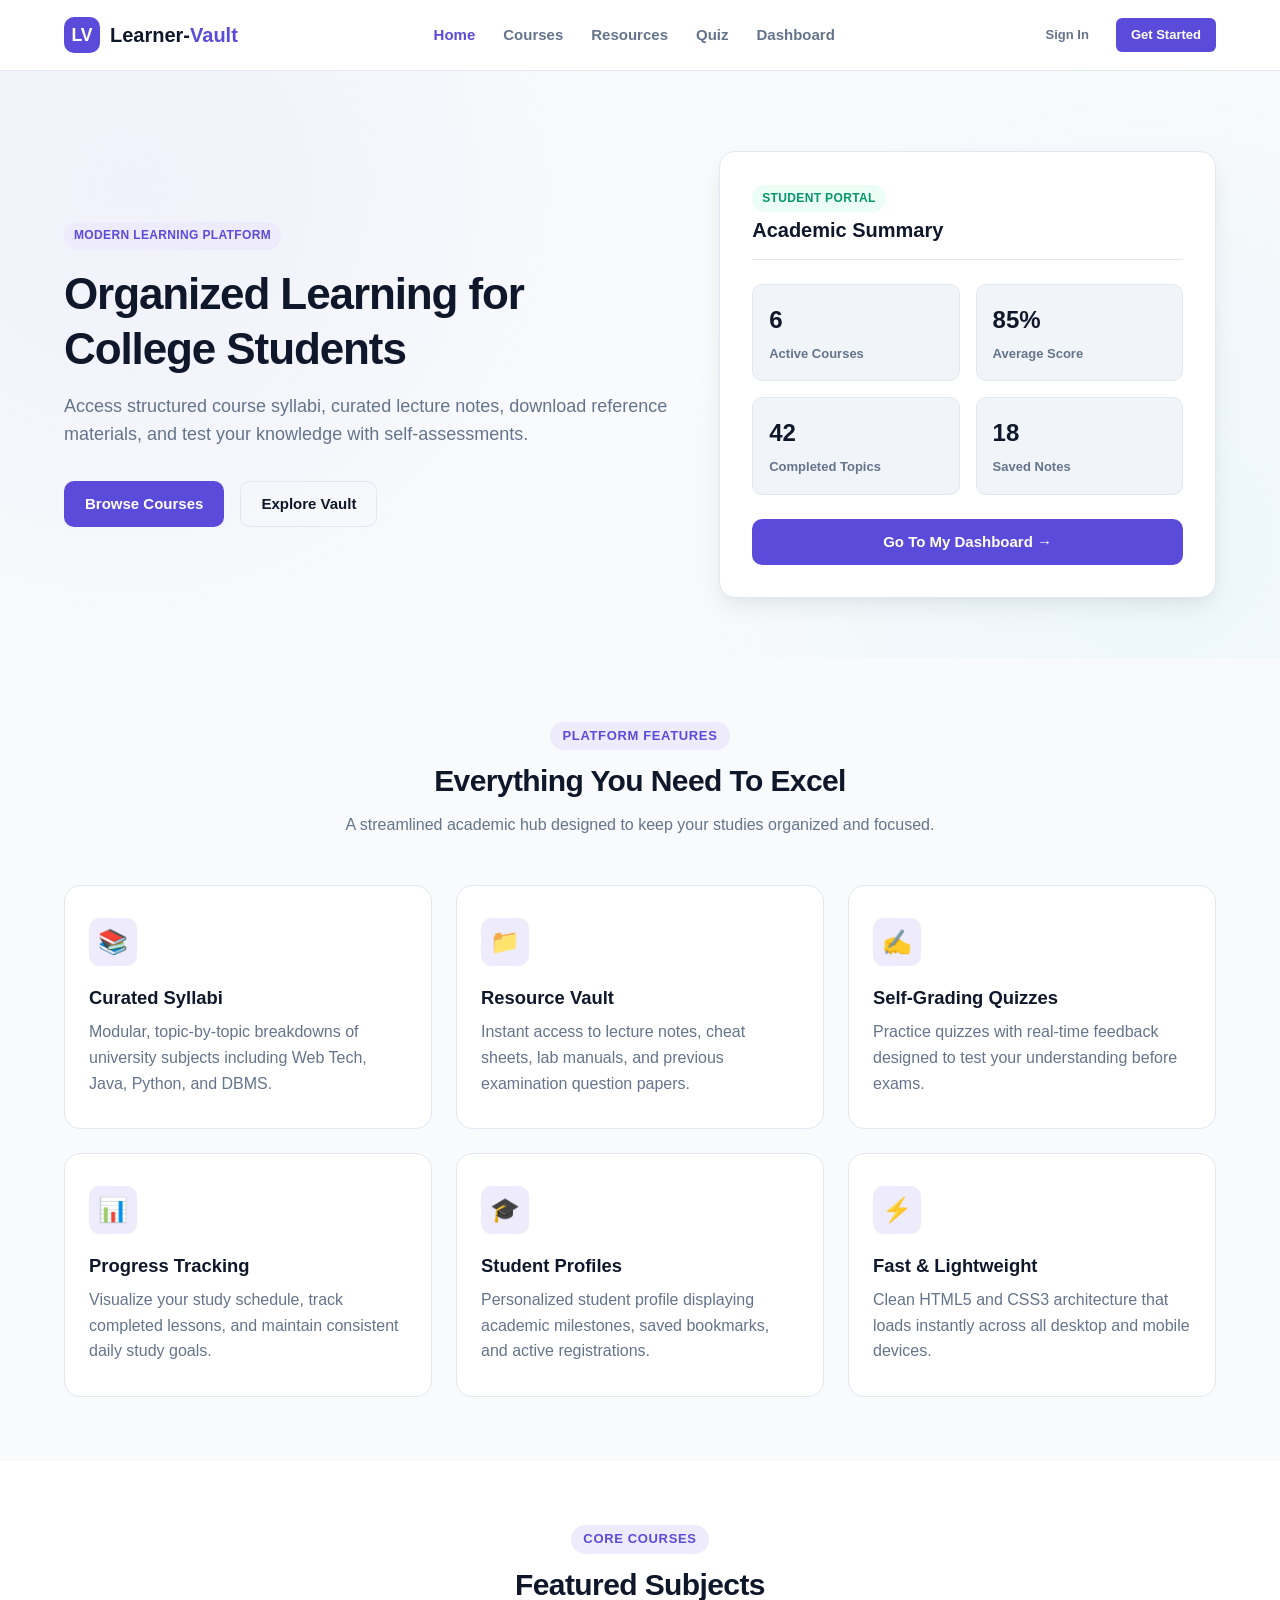
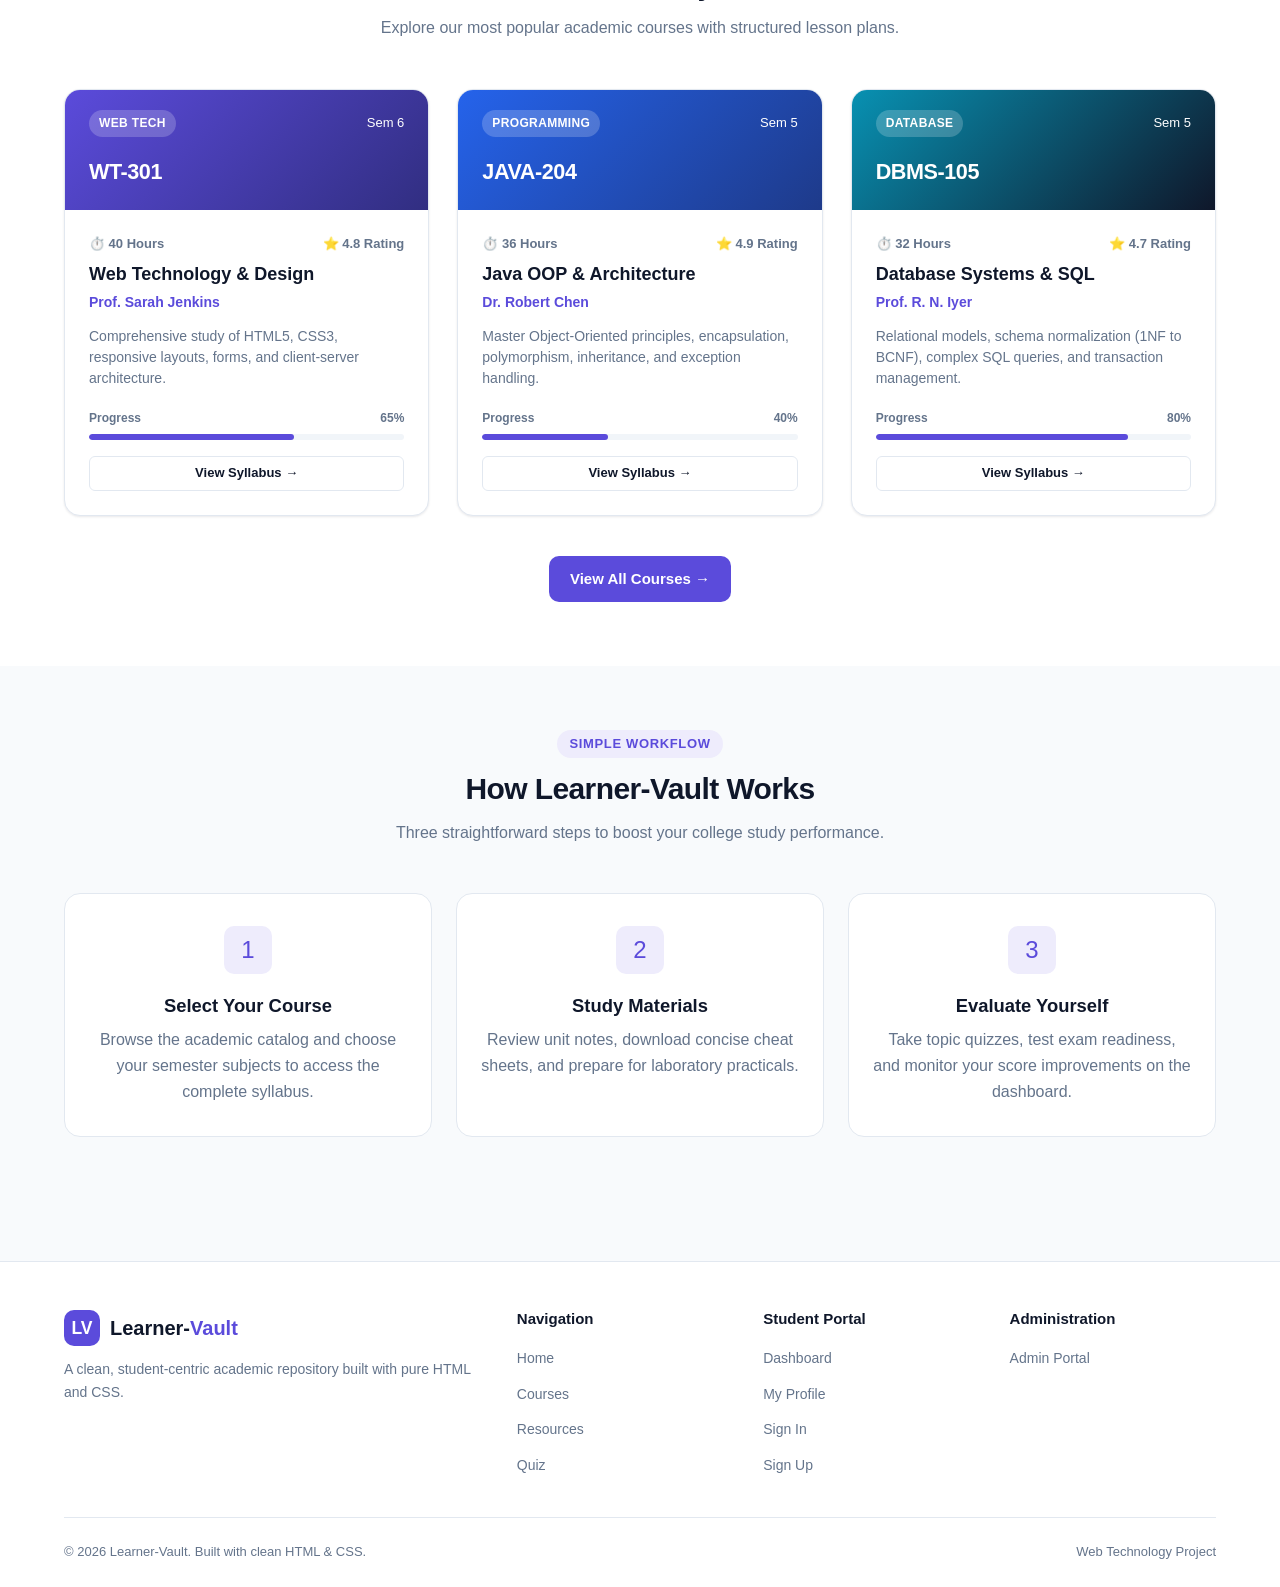
<file: index.html>
<!DOCTYPE html>
<html lang="en">

<head>
    <meta charset="UTF-8">
    <meta name="viewport" content="width=device-width, initial-scale=1.0">
    <title>Learner-Vault | Student Learning Hub</title>
    <link rel="stylesheet" href="css/style.css">
</head>

<body>

    <!-- Navigation Bar -->
    <header class="navbar">
        <div class="container nav-container">
            <a href="index.html" class="brand-logo">
                <div class="brand-icon">LV</div>
                <div>Learner-<span>Vault</span></div>
            </a>
            <nav class="nav-links">
                <a href="index.html" class="active">Home</a>
                <a href="courses.html">Courses</a>
                <a href="resources.html">Resources</a>
                <a href="quiz.html">Quiz</a>
                <a href="dashboard.html">Dashboard</a>
            </nav>
            <div class="nav-actions">
                <a href="login.html" class="btn btn-ghost btn-sm">Sign In</a>
                <a href="register.html" class="btn btn-primary btn-sm">Get Started</a>
            </div>
        </div>
    </header>

    <!-- Hero Section -->
    <section class="hero">
        <div class="container">
            <div class="hero-grid">
                <div class="hero-content">
                    <span class="badge badge-purple" style="margin-bottom: 16px;">Modern Learning Platform</span>
                    <h1>Organized Learning for College Students</h1>
                    <p>Access structured course syllabi, curated lecture notes, download reference materials, and test
                        your knowledge with self-assessments.</p>
                    <div class="hero-buttons">
                        <a href="courses.html" class="btn btn-primary">Browse Courses</a>
                        <a href="resources.html" class="btn btn-outline">Explore Vault</a>
                    </div>
                </div>

                <div class="hero-card">
                    <div class="hero-card-header">
                        <div>
                            <span class="badge badge-green">Student Portal</span>
                            <h3 style="margin-top: 6px;">Academic Summary</h3>
                        </div>

                    </div>
                    <div class="hero-stats-row">
                        <div class="stat-box">
                            <div class="num">6</div>
                            <div class="lbl">Active Courses</div>
                        </div>
                        <div class="stat-box">
                            <div class="num">85%</div>
                            <div class="lbl">Average Score</div>
                        </div>
                        <div class="stat-box">
                            <div class="num">42</div>
                            <div class="lbl">Completed Topics</div>
                        </div>
                        <div class="stat-box">
                            <div class="num">18</div>
                            <div class="lbl">Saved Notes</div>
                        </div>
                    </div>
                    <a href="dashboard.html" class="btn btn-primary btn-full">Go To My Dashboard →</a>
                </div>
            </div>
        </div>
    </section>

    <!-- Key Features -->
    <section class="section-padding">
        <div class="container">
            <div class="section-header">
                <span class="tag">Platform Features</span>
                <h2>Everything You Need To Excel</h2>
                <p>A streamlined academic hub designed to keep your studies organized and focused.</p>
            </div>

            <div class="features-grid">
                <div class="feature-card">
                    <div class="feature-icon">📚</div>
                    <h3>Curated Syllabi</h3>
                    <p>Modular, topic-by-topic breakdowns of university subjects including Web Tech, Java, Python, and
                        DBMS.</p>
                </div>
                <div class="feature-card">
                    <div class="feature-icon">📁</div>
                    <h3>Resource Vault</h3>
                    <p>Instant access to lecture notes, cheat sheets, lab manuals, and previous examination question
                        papers.</p>
                </div>
                <div class="feature-card">
                    <div class="feature-icon">✍️</div>
                    <h3>Self-Grading Quizzes</h3>
                    <p>Practice quizzes with real-time feedback designed to test your understanding before exams.</p>
                </div>
                <div class="feature-card">
                    <div class="feature-icon">📊</div>
                    <h3>Progress Tracking</h3>
                    <p>Visualize your study schedule, track completed lessons, and maintain consistent daily study
                        goals.</p>
                </div>
                <div class="feature-card">
                    <div class="feature-icon">🎓</div>
                    <h3>Student Profiles</h3>
                    <p>Personalized student profile displaying academic milestones, saved bookmarks, and active
                        registrations.</p>
                </div>
                <div class="feature-card">
                    <div class="feature-icon">⚡</div>
                    <h3>Fast & Lightweight</h3>
                    <p>Clean HTML5 and CSS3 architecture that loads instantly across all desktop and mobile devices.</p>
                </div>
            </div>
        </div>
    </section>

    <!-- Popular Courses Preview -->
    <section class="section-padding" style="background: var(--bg-surface);">
        <div class="container">
            <div class="section-header">
                <span class="tag">Core Courses</span>
                <h2>Featured Subjects</h2>
                <p>Explore our most popular academic courses with structured lesson plans.</p>
            </div>

            <div class="course-grid">
                <!-- Course 1 -->
                <div class="course-card">
                    <div class="course-card-banner banner-purple">
                        <div class="top-row">
                            <span class="badge badge-purple" style="background: rgba(255,255,255,0.2); color: #fff;">Web
                                Tech</span>
                            <span style="font-size: 0.8125rem;">Sem 6</span>
                        </div>
                        <div class="course-code">WT-301</div>
                    </div>
                    <div class="course-card-body">
                        <div class="course-meta">
                            <span>⏱️ 40 Hours</span>
                            <span>⭐ 4.8 Rating</span>
                        </div>
                        <h3 class="course-title">Web Technology & Design</h3>
                        <p class="course-instructor">Prof. Sarah Jenkins</p>
                        <p class="course-desc">Comprehensive study of HTML5, CSS3, responsive layouts, forms, and
                            client-server architecture.</p>
                        <div class="course-progress-wrap">
                            <div class="course-progress-header">
                                <span>Progress</span>
                                <span>65%</span>
                            </div>
                            <div class="progress-bar">
                                <div class="progress-fill" style="width: 65%;"></div>
                            </div>
                        </div>
                        <a href="course-details.html" class="btn btn-outline btn-full btn-sm">View Syllabus →</a>
                    </div>
                </div>

                <!-- Course 2 -->
                <div class="course-card">
                    <div class="course-card-banner banner-blue">
                        <div class="top-row">
                            <span class="badge"
                                style="background: rgba(255,255,255,0.2); color: #fff;">Programming</span>
                            <span style="font-size: 0.8125rem;">Sem 5</span>
                        </div>
                        <div class="course-code">JAVA-204</div>
                    </div>
                    <div class="course-card-body">
                        <div class="course-meta">
                            <span>⏱️ 36 Hours</span>
                            <span>⭐ 4.9 Rating</span>
                        </div>
                        <h3 class="course-title">Java OOP & Architecture</h3>
                        <p class="course-instructor">Dr. Robert Chen</p>
                        <p class="course-desc">Master Object-Oriented principles, encapsulation, polymorphism,
                            inheritance, and exception handling.</p>
                        <div class="course-progress-wrap">
                            <div class="course-progress-header">
                                <span>Progress</span>
                                <span>40%</span>
                            </div>
                            <div class="progress-bar">
                                <div class="progress-fill" style="width: 40%;"></div>
                            </div>
                        </div>
                        <a href="course-details.html" class="btn btn-outline btn-full btn-sm">View Syllabus →</a>
                    </div>
                </div>

                <!-- Course 3 -->
                <div class="course-card">
                    <div class="course-card-banner banner-cyan">
                        <div class="top-row">
                            <span class="badge" style="background: rgba(255,255,255,0.2); color: #fff;">Database</span>
                            <span style="font-size: 0.8125rem;">Sem 5</span>
                        </div>
                        <div class="course-code">DBMS-105</div>
                    </div>
                    <div class="course-card-body">
                        <div class="course-meta">
                            <span>⏱️ 32 Hours</span>
                            <span>⭐ 4.7 Rating</span>
                        </div>
                        <h3 class="course-title">Database Systems & SQL</h3>
                        <p class="course-instructor">Prof. R. N. Iyer</p>
                        <p class="course-desc">Relational models, schema normalization (1NF to BCNF), complex SQL
                            queries, and transaction management.</p>
                        <div class="course-progress-wrap">
                            <div class="course-progress-header">
                                <span>Progress</span>
                                <span>80%</span>
                            </div>
                            <div class="progress-bar">
                                <div class="progress-fill" style="width: 80%;"></div>
                            </div>
                        </div>
                        <a href="course-details.html" class="btn btn-outline btn-full btn-sm">View Syllabus →</a>
                    </div>
                </div>
            </div>

            <div class="text-center" style="margin-top: 40px;">
                <a href="courses.html" class="btn btn-primary">View All Courses →</a>
            </div>
        </div>
    </section>

    <!-- How It Works -->
    <section class="section-padding">
        <div class="container">
            <div class="section-header">
                <span class="tag">Simple Workflow</span>
                <h2>How Learner-Vault Works</h2>
                <p>Three straightforward steps to boost your college study performance.</p>
            </div>

            <div class="features-grid">
                <div class="feature-card text-center">
                    <div class="feature-icon" style="margin: 0 auto 20px;">1</div>
                    <h3>Select Your Course</h3>
                    <p>Browse the academic catalog and choose your semester subjects to access the complete syllabus.
                    </p>
                </div>
                <div class="feature-card text-center">
                    <div class="feature-icon" style="margin: 0 auto 20px;">2</div>
                    <h3>Study Materials</h3>
                    <p>Review unit notes, download concise cheat sheets, and prepare for laboratory practicals.</p>
                </div>
                <div class="feature-card text-center">
                    <div class="feature-icon" style="margin: 0 auto 20px;">3</div>
                    <h3>Evaluate Yourself</h3>
                    <p>Take topic quizzes, test exam readiness, and monitor your score improvements on the dashboard.
                    </p>
                </div>
            </div>
        </div>
    </section>

    <!-- Footer -->
    <footer class="footer">
        <div class="container">
            <div class="footer-grid">
                <div class="footer-col">
                    <div class="brand-logo" style="margin-bottom: 12px;">
                        <div class="brand-icon">LV</div>
                        <div>Learner-<span>Vault</span></div>
                    </div>
                    <p style="font-size: 0.875rem;">A clean, student-centric academic repository built with pure HTML
                        and CSS.</p>
                </div>
                <div class="footer-col">
                    <h4>Navigation</h4>
                    <ul>
                        <li><a href="index.html">Home</a></li>
                        <li><a href="courses.html">Courses</a></li>
                        <li><a href="resources.html">Resources</a></li>
                        <li><a href="quiz.html">Quiz</a></li>
                    </ul>
                </div>
                <div class="footer-col">
                    <h4>Student Portal</h4>
                    <ul>
                        <li><a href="dashboard.html">Dashboard</a></li>
                        <li><a href="profile.html">My Profile</a></li>
                        <li><a href="login.html">Sign In</a></li>
                        <li><a href="register.html">Sign Up</a></li>
                    </ul>
                </div>
                <div class="footer-col">
                    <h4>Administration</h4>
                    <ul>
                        <li><a href="admin-dashboard.html">Admin Portal</a></li>
                    </ul>
                </div>
            </div>
            <div class="footer-bottom">
                <span>&copy; 2026 Learner-Vault. Built with clean HTML & CSS.</span>
                <span>Web Technology Project</span>
            </div>
        </div>
    </footer>

</body>

</html>
</file>
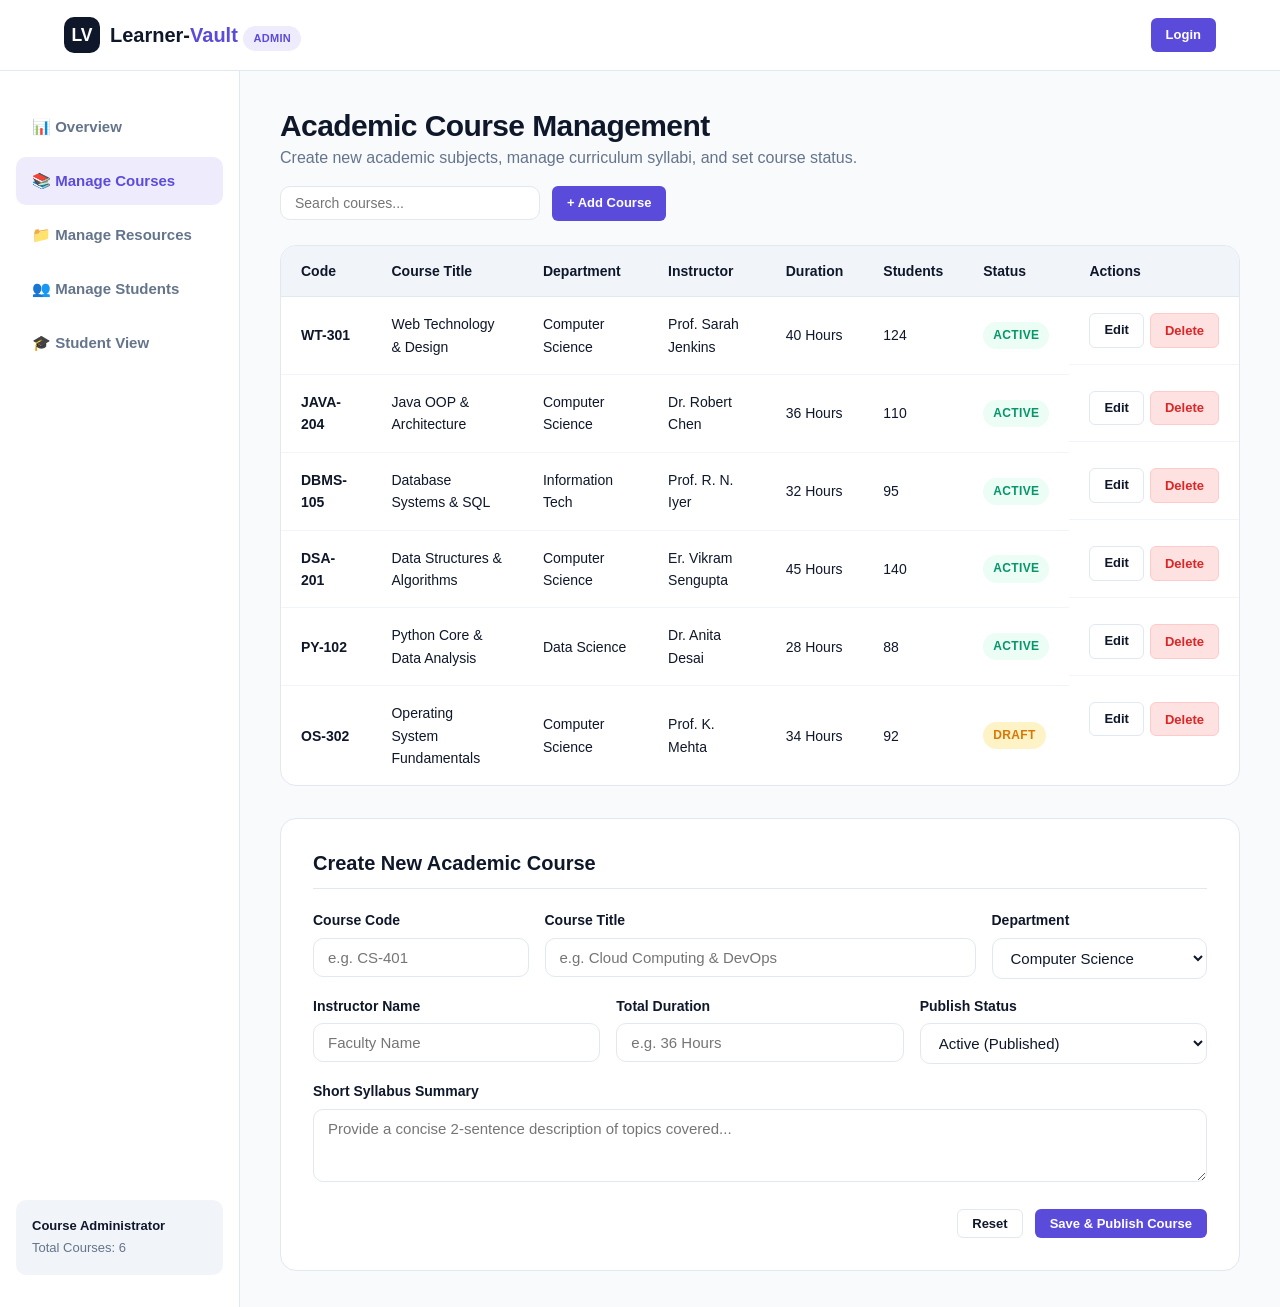
<file: admin-courses.html>
<!DOCTYPE html>
<html lang="en">
<head>
    <meta charset="UTF-8">
    <meta name="viewport" content="width=device-width, initial-scale=1.0">
    <title>Manage Courses | Admin Suite</title>
    <link rel="stylesheet" href="css/style.css">
</head>
<body>

    <!-- Top Header -->
    <header class="navbar">
        <div class="container nav-container">
            <a href="admin-dashboard.html" class="brand-logo">
                <div class="brand-icon" style="background: var(--text-main);">LV</div>
                <div>Learner-<span>Vault</span> <span class="badge badge-purple" style="font-size: 0.6875rem;">ADMIN</span></div>
            </a>
            <div class="nav-actions">
                <a href="login.html" class="btn btn-primary btn-sm">Login</a>
            </div>
        </div>
    </header>

    <!-- Admin Wrapper Layout -->
    <div class="dashboard-wrapper">
        
        <!-- Admin Sidebar -->
        <aside class="dash-sidebar">
            <div class="sidebar-menu">
                <a href="admin-dashboard.html">📊 Overview</a>
                <a href="admin-courses.html" class="active">📚 Manage Courses</a>
                <a href="admin-resources.html">📁 Manage Resources</a>
                <a href="admin-users.html">👥 Manage Students</a>
                <a href="dashboard.html">🎓 Student View</a>
            </div>
            <div style="padding: 16px; background: var(--bg-surface-alt); border-radius: var(--radius-md); font-size: 0.8125rem;">
                <div style="font-weight: 700; color: var(--text-main); margin-bottom: 2px;">Course Administrator</div>
                <div class="text-muted">Total Courses: 6</div>
            </div>
        </aside>

        <!-- Main Content Area -->
        <main class="dash-content">
            
            <!-- Page Header -->
            <div style="display: flex; justify-content: space-between; align-items: center; margin-bottom: 24px; flex-wrap: wrap; gap: 16px;">
                <div>
                    <h2>Academic Course Management</h2>
                    <p>Create new academic subjects, manage curriculum syllabi, and set course status.</p>
                </div>
                <div style="display: flex; gap: 12px; align-items: center;">
                    <input type="text" class="search-input" placeholder="Search courses...">
                    <a href="#add-course" class="btn btn-primary btn-sm">+ Add Course</a>
                </div>
            </div>

            <!-- Courses Data Table -->
            <div class="table-container">
                <table class="data-table">
                    <thead>
                        <tr>
                            <th>Code</th>
                            <th>Course Title</th>
                            <th>Department</th>
                            <th>Instructor</th>
                            <th>Duration</th>
                            <th>Students</th>
                            <th>Status</th>
                            <th>Actions</th>
                        </tr>
                    </thead>
                    <tbody>
                        <tr>
                            <td style="font-weight: 700;">WT-301</td>
                            <td>Web Technology & Design</td>
                            <td>Computer Science</td>
                            <td>Prof. Sarah Jenkins</td>
                            <td>40 Hours</td>
                            <td>124</td>
                            <td><span class="badge badge-green">Active</span></td>
                            <td style="display: flex; gap: 6px;">
                                <a href="course-details.html" class="btn btn-outline btn-sm">Edit</a>
                                <button type="button" class="btn btn-danger btn-sm">Delete</button>
                            </td>
                        </tr>
                        <tr>
                            <td style="font-weight: 700;">JAVA-204</td>
                            <td>Java OOP & Architecture</td>
                            <td>Computer Science</td>
                            <td>Dr. Robert Chen</td>
                            <td>36 Hours</td>
                            <td>110</td>
                            <td><span class="badge badge-green">Active</span></td>
                            <td style="display: flex; gap: 6px;">
                                <a href="course-details.html" class="btn btn-outline btn-sm">Edit</a>
                                <button type="button" class="btn btn-danger btn-sm">Delete</button>
                            </td>
                        </tr>
                        <tr>
                            <td style="font-weight: 700;">DBMS-105</td>
                            <td>Database Systems & SQL</td>
                            <td>Information Tech</td>
                            <td>Prof. R. N. Iyer</td>
                            <td>32 Hours</td>
                            <td>95</td>
                            <td><span class="badge badge-green">Active</span></td>
                            <td style="display: flex; gap: 6px;">
                                <a href="course-details.html" class="btn btn-outline btn-sm">Edit</a>
                                <button type="button" class="btn btn-danger btn-sm">Delete</button>
                            </td>
                        </tr>
                        <tr>
                            <td style="font-weight: 700;">DSA-201</td>
                            <td>Data Structures & Algorithms</td>
                            <td>Computer Science</td>
                            <td>Er. Vikram Sengupta</td>
                            <td>45 Hours</td>
                            <td>140</td>
                            <td><span class="badge badge-green">Active</span></td>
                            <td style="display: flex; gap: 6px;">
                                <a href="course-details.html" class="btn btn-outline btn-sm">Edit</a>
                                <button type="button" class="btn btn-danger btn-sm">Delete</button>
                            </td>
                        </tr>
                        <tr>
                            <td style="font-weight: 700;">PY-102</td>
                            <td>Python Core & Data Analysis</td>
                            <td>Data Science</td>
                            <td>Dr. Anita Desai</td>
                            <td>28 Hours</td>
                            <td>88</td>
                            <td><span class="badge badge-green">Active</span></td>
                            <td style="display: flex; gap: 6px;">
                                <a href="course-details.html" class="btn btn-outline btn-sm">Edit</a>
                                <button type="button" class="btn btn-danger btn-sm">Delete</button>
                            </td>
                        </tr>
                        <tr>
                            <td style="font-weight: 700;">OS-302</td>
                            <td>Operating System Fundamentals</td>
                            <td>Computer Science</td>
                            <td>Prof. K. Mehta</td>
                            <td>34 Hours</td>
                            <td>92</td>
                            <td><span class="badge badge-yellow">Draft</span></td>
                            <td style="display: flex; gap: 6px;">
                                <a href="course-details.html" class="btn btn-outline btn-sm">Edit</a>
                                <button type="button" class="btn btn-danger btn-sm">Delete</button>
                            </td>
                        </tr>
                    </tbody>
                </table>
            </div>

            <!-- Add New Course Form Card -->
            <div id="add-course" class="detail-card">
                <h3>Create New Academic Course</h3>
                <form action="admin-courses.html" method="get" style="margin-top: 20px;">
                    <div style="display: grid; grid-template-columns: 1fr 2fr 1fr; gap: 16px; margin-bottom: 16px;">
                        <div class="form-group" style="margin-bottom: 0;">
                            <label class="form-label">Course Code</label>
                            <input type="text" class="form-control" placeholder="e.g. CS-401" required>
                        </div>
                        <div class="form-group" style="margin-bottom: 0;">
                            <label class="form-label">Course Title</label>
                            <input type="text" class="form-control" placeholder="e.g. Cloud Computing & DevOps" required>
                        </div>
                        <div class="form-group" style="margin-bottom: 0;">
                            <label class="form-label">Department</label>
                            <select class="form-control">
                                <option>Computer Science</option>
                                <option>Information Tech</option>
                                <option>Data Science</option>
                            </select>
                        </div>
                    </div>

                    <div style="display: grid; grid-template-columns: 1fr 1fr 1fr; gap: 16px; margin-bottom: 16px;">
                        <div class="form-group" style="margin-bottom: 0;">
                            <label class="form-label">Instructor Name</label>
                            <input type="text" class="form-control" placeholder="Faculty Name" required>
                        </div>
                        <div class="form-group" style="margin-bottom: 0;">
                            <label class="form-label">Total Duration</label>
                            <input type="text" class="form-control" placeholder="e.g. 36 Hours">
                        </div>
                        <div class="form-group" style="margin-bottom: 0;">
                            <label class="form-label">Publish Status</label>
                            <select class="form-control">
                                <option>Active (Published)</option>
                                <option>Draft (Hidden)</option>
                            </select>
                        </div>
                    </div>

                    <div class="form-group" style="margin-bottom: 20px;">
                        <label class="form-label">Short Syllabus Summary</label>
                        <textarea class="form-control" rows="3" placeholder="Provide a concise 2-sentence description of topics covered..."></textarea>
                    </div>

                    <div style="display: flex; justify-content: flex-end; gap: 12px;">
                        <button type="reset" class="btn btn-outline btn-sm">Reset</button>
                        <button type="submit" class="btn btn-primary btn-sm">Save & Publish Course</button>
                    </div>
                </form>
            </div>

        </main>
    </div>

</body>
</html>
</file>
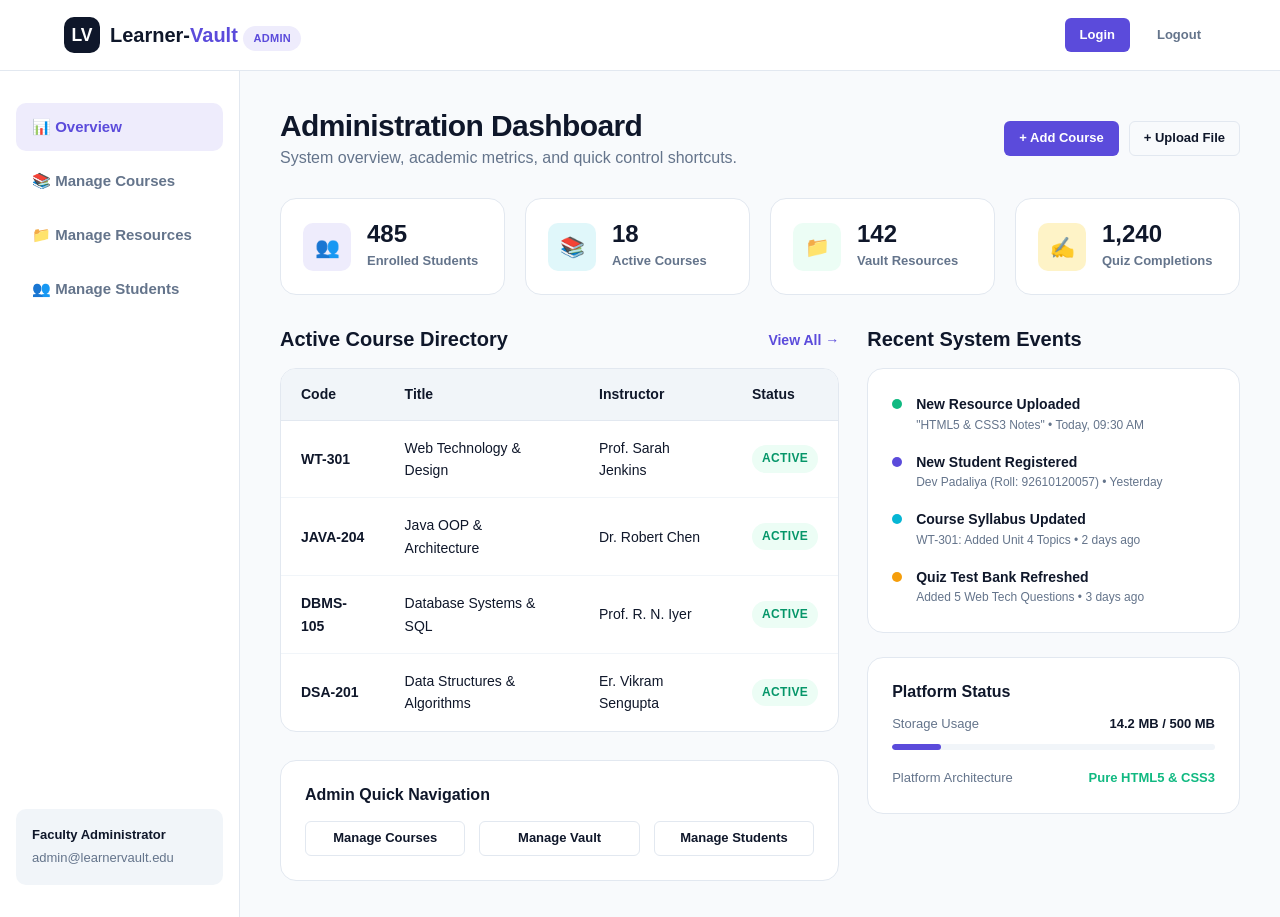
<file: admin-dashboard.html>
<!DOCTYPE html>
<html lang="en">

<head>
    <meta charset="UTF-8">
    <meta name="viewport" content="width=device-width, initial-scale=1.0">
    <title>Admin Dashboard | Learner-Vault</title>
    <link rel="stylesheet" href="css/style.css">
</head>

<body>

    <!-- Top Header -->
    <header class="navbar">
        <div class="container nav-container">
            <a href="admin-dashboard.html" class="brand-logo">
                <div class="brand-icon" style="background: var(--text-main);">LV</div>
                <div>Learner-<span>Vault</span> <span class="badge badge-purple"
                        style="font-size: 0.6875rem;">ADMIN</span></div>
            </a>
            <div class="nav-actions">
                <a href="login.html" class="btn btn-primary btn-sm">Login</a>
                <a href="login.html" class="btn btn-ghost btn-sm">Logout</a>
            </div>
        </div>
    </header>

    <!-- Admin Wrapper Layout -->
    <div class="dashboard-wrapper">

        <!-- Admin Sidebar -->
        <aside class="dash-sidebar">
            <div class="sidebar-menu">
                <a href="admin-dashboard.html" class="active">📊 Overview</a>
                <a href="admin-courses.html">📚 Manage Courses</a>
                <a href="admin-resources.html">📁 Manage Resources</a>
                <a href="admin-users.html">👥 Manage Students</a>

            </div>
            <div
                style="padding: 16px; background: var(--bg-surface-alt); border-radius: var(--radius-md); font-size: 0.8125rem;">
                <div style="font-weight: 700; color: var(--text-main); margin-bottom: 2px;">Faculty Administrator</div>
                <div class="text-muted">admin@learnervault.edu</div>
            </div>
        </aside>

        <!-- Main Content Area -->
        <main class="dash-content">

            <!-- Page Header -->
            <div style="display: flex; justify-content: space-between; align-items: center; margin-bottom: 28px;">
                <div>
                    <h2>Administration Dashboard</h2>
                    <p>System overview, academic metrics, and quick control shortcuts.</p>
                </div>
                <div style="display: flex; gap: 10px;">
                    <a href="admin-courses.html#add-course" class="btn btn-primary btn-sm">+ Add Course</a>
                    <a href="admin-resources.html#upload-resource" class="btn btn-outline btn-sm">+ Upload File</a>
                </div>
            </div>

            <!-- Key System Metrics -->
            <div class="metrics-grid">
                <div class="metric-card">
                    <div class="metric-icon" style="background: var(--primary-light); color: var(--primary);">👥</div>
                    <div>
                        <div class="value">485</div>
                        <div class="label">Enrolled Students</div>
                    </div>
                </div>

                <div class="metric-card">
                    <div class="metric-icon" style="background: var(--accent-light); color: var(--accent);">📚</div>
                    <div>
                        <div class="value">18</div>
                        <div class="label">Active Courses</div>
                    </div>
                </div>

                <div class="metric-card">
                    <div class="metric-icon" style="background: var(--success-light); color: var(--success);">📁</div>
                    <div>
                        <div class="value">142</div>
                        <div class="label">Vault Resources</div>
                    </div>
                </div>

                <div class="metric-card">
                    <div class="metric-icon" style="background: var(--warning-light); color: var(--warning);">✍️</div>
                    <div>
                        <div class="value">1,240</div>
                        <div class="label">Quiz Completions</div>
                    </div>
                </div>
            </div>

            <!-- Two-Column Quick Panel -->
            <div class="dash-columns">

                <!-- Left Column: Recent Courses & Quick Add -->
                <div>
                    <div
                        style="display: flex; justify-content: space-between; align-items: center; margin-bottom: 16px;">
                        <h3>Active Course Directory</h3>
                        <a href="admin-courses.html" style="font-size: 0.875rem; font-weight: 600;">View All →</a>
                    </div>

                    <div class="table-container" style="margin-bottom: 28px;">
                        <table class="data-table">
                            <thead>
                                <tr>
                                    <th>Code</th>
                                    <th>Title</th>
                                    <th>Instructor</th>
                                    <th>Status</th>
                                </tr>
                            </thead>
                            <tbody>
                                <tr>
                                    <td style="font-weight: 700;">WT-301</td>
                                    <td>Web Technology & Design</td>
                                    <td>Prof. Sarah Jenkins</td>
                                    <td><span class="badge badge-green">Active</span></td>
                                </tr>
                                <tr>
                                    <td style="font-weight: 700;">JAVA-204</td>
                                    <td>Java OOP & Architecture</td>
                                    <td>Dr. Robert Chen</td>
                                    <td><span class="badge badge-green">Active</span></td>
                                </tr>
                                <tr>
                                    <td style="font-weight: 700;">DBMS-105</td>
                                    <td>Database Systems & SQL</td>
                                    <td>Prof. R. N. Iyer</td>
                                    <td><span class="badge badge-green">Active</span></td>
                                </tr>
                                <tr>
                                    <td style="font-weight: 700;">DSA-201</td>
                                    <td>Data Structures & Algorithms</td>
                                    <td>Er. Vikram Sengupta</td>
                                    <td><span class="badge badge-green">Active</span></td>
                                </tr>
                            </tbody>
                        </table>
                    </div>

                    <!-- Quick System Actions -->
                    <div class="detail-card" style="padding: 24px;">
                        <h4 style="margin-bottom: 16px; font-size: 1rem;">Admin Quick Navigation</h4>
                        <div style="display: grid; grid-template-columns: repeat(3, 1fr); gap: 14px;">
                            <a href="admin-courses.html" class="btn btn-outline btn-full btn-sm">Manage Courses</a>
                            <a href="admin-resources.html" class="btn btn-outline btn-full btn-sm">Manage Vault</a>
                            <a href="admin-users.html" class="btn btn-outline btn-full btn-sm">Manage Students</a>
                        </div>
                    </div>
                </div>

                <!-- Right Column: System Logs & Stats -->
                <div>
                    <h3 style="margin-bottom: 16px;">Recent System Events</h3>
                    <div class="detail-card" style="padding: 24px; margin-bottom: 24px;">
                        <div class="activity-list">
                            <div class="activity-item">
                                <div class="activity-dot" style="background: var(--success);"></div>
                                <div>
                                    <div class="title">New Resource Uploaded</div>
                                    <div class="time">"HTML5 & CSS3 Notes" • Today, 09:30 AM</div>
                                </div>
                            </div>
                            <div class="activity-item">
                                <div class="activity-dot" style="background: var(--primary);"></div>
                                <div>
                                    <div class="title">New Student Registered</div>
                                    <div class="time">Dev Padaliya (Roll: 92610120057) • Yesterday</div>
                                </div>
                            </div>
                            <div class="activity-item">
                                <div class="activity-dot" style="background: var(--accent);"></div>
                                <div>
                                    <div class="title">Course Syllabus Updated</div>
                                    <div class="time">WT-301: Added Unit 4 Topics • 2 days ago</div>
                                </div>
                            </div>
                            <div class="activity-item">
                                <div class="activity-dot" style="background: var(--warning);"></div>
                                <div>
                                    <div class="title">Quiz Test Bank Refreshed</div>
                                    <div class="time">Added 5 Web Tech Questions • 3 days ago</div>
                                </div>
                            </div>
                        </div>
                    </div>

                    <!-- System Information Box -->
                    <div class="detail-card" style="padding: 24px;">
                        <h4 style="margin-bottom: 12px; font-size: 1rem;">Platform Status</h4>
                        <div style="display: flex; flex-direction: column; gap: 10px; font-size: 0.8125rem;">
                            <div style="display: flex; justify-content: space-between;">
                                <span class="text-muted">Storage Usage</span>
                                <span style="font-weight: 700;">14.2 MB / 500 MB</span>
                            </div>
                            <div class="progress-bar">
                                <div class="progress-fill" style="width: 15%;"></div>
                            </div>
                            <div style="display: flex; justify-content: space-between; margin-top: 8px;">
                                <span class="text-muted">Platform Architecture</span>
                                <span style="font-weight: 700; color: var(--success);">Pure HTML5 & CSS3</span>
                            </div>
                        </div>
                    </div>
                </div>

            </div>

        </main>
    </div>

</body>

</html>
</file>
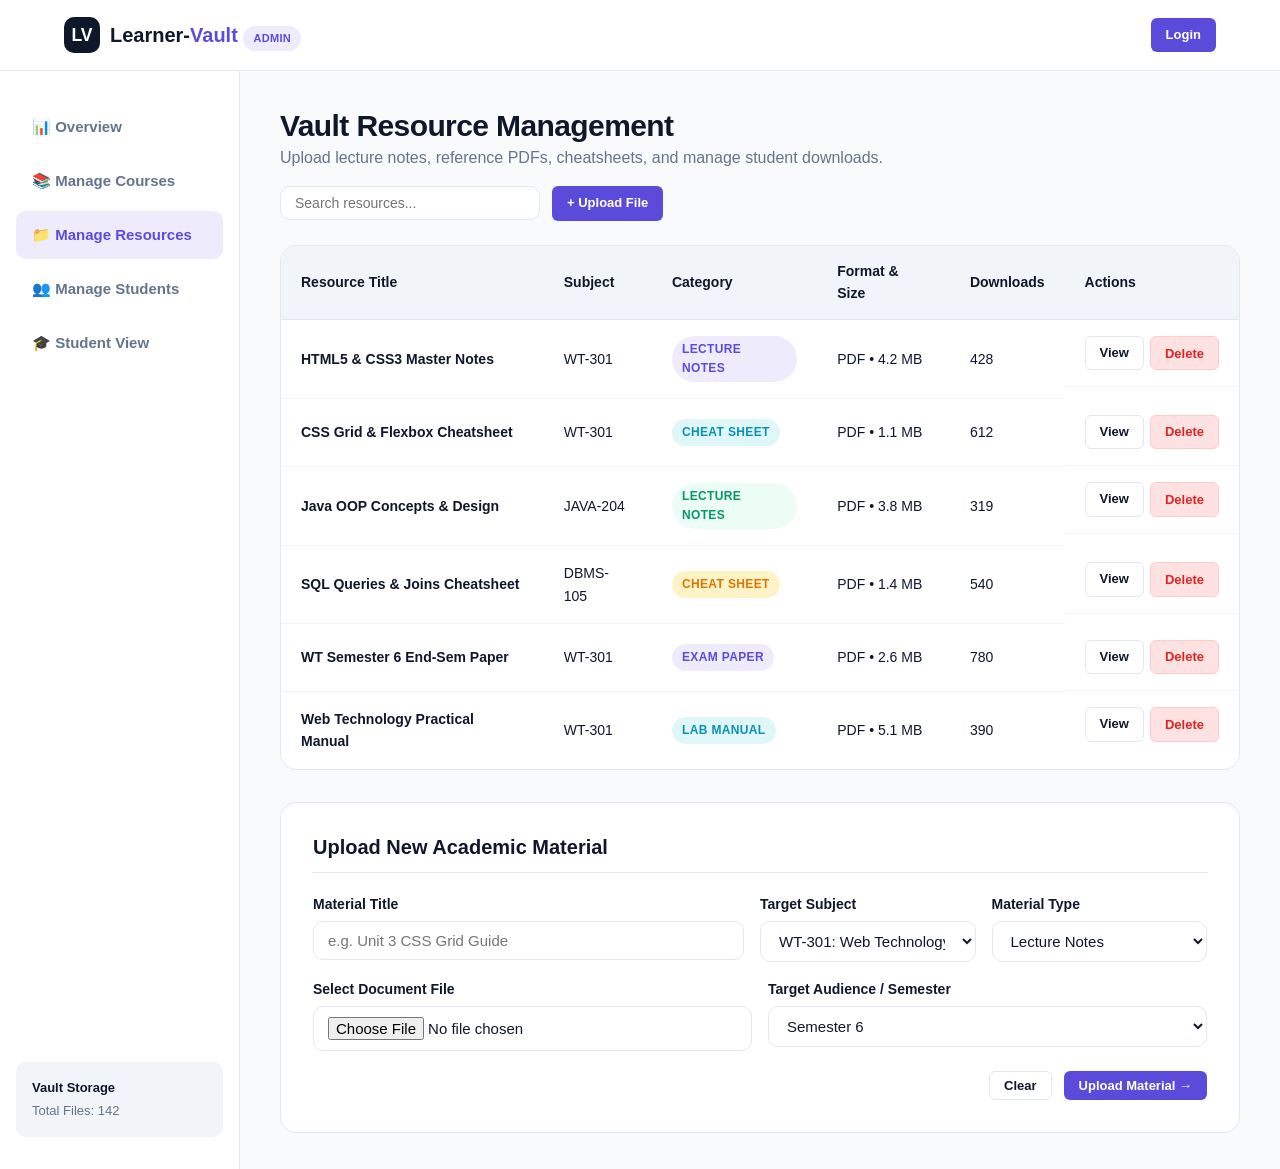
<file: admin-resources.html>
<!DOCTYPE html>
<html lang="en">
<head>
    <meta charset="UTF-8">
    <meta name="viewport" content="width=device-width, initial-scale=1.0">
    <title>Manage Vault Resources | Admin Suite</title>
    <link rel="stylesheet" href="css/style.css">
</head>
<body>

    <!-- Top Header -->
    <header class="navbar">
        <div class="container nav-container">
            <a href="admin-dashboard.html" class="brand-logo">
                <div class="brand-icon" style="background: var(--text-main);">LV</div>
                <div>Learner-<span>Vault</span> <span class="badge badge-purple" style="font-size: 0.6875rem;">ADMIN</span></div>
            </a>
            <div class="nav-actions">
                <a href="login.html" class="btn btn-primary btn-sm">Login</a>
            </div>
        </div>
    </header>

    <!-- Admin Wrapper Layout -->
    <div class="dashboard-wrapper">
        
        <!-- Admin Sidebar -->
        <aside class="dash-sidebar">
            <div class="sidebar-menu">
                <a href="admin-dashboard.html">📊 Overview</a>
                <a href="admin-courses.html">📚 Manage Courses</a>
                <a href="admin-resources.html" class="active">📁 Manage Resources</a>
                <a href="admin-users.html">👥 Manage Students</a>
                <a href="dashboard.html">🎓 Student View</a>
            </div>
            <div style="padding: 16px; background: var(--bg-surface-alt); border-radius: var(--radius-md); font-size: 0.8125rem;">
                <div style="font-weight: 700; color: var(--text-main); margin-bottom: 2px;">Vault Storage</div>
                <div class="text-muted">Total Files: 142</div>
            </div>
        </aside>

        <!-- Main Content Area -->
        <main class="dash-content">
            
            <!-- Page Header -->
            <div style="display: flex; justify-content: space-between; align-items: center; margin-bottom: 24px; flex-wrap: wrap; gap: 16px;">
                <div>
                    <h2>Vault Resource Management</h2>
                    <p>Upload lecture notes, reference PDFs, cheatsheets, and manage student downloads.</p>
                </div>
                <div style="display: flex; gap: 12px; align-items: center;">
                    <input type="text" class="search-input" placeholder="Search resources...">
                    <a href="#upload-resource" class="btn btn-primary btn-sm">+ Upload File</a>
                </div>
            </div>

            <!-- Resources Data Table -->
            <div class="table-container">
                <table class="data-table">
                    <thead>
                        <tr>
                            <th>Resource Title</th>
                            <th>Subject</th>
                            <th>Category</th>
                            <th>Format & Size</th>
                            <th>Downloads</th>
                            <th>Actions</th>
                        </tr>
                    </thead>
                    <tbody>
                        <tr>
                            <td style="font-weight: 700;">HTML5 & CSS3 Master Notes</td>
                            <td>WT-301</td>
                            <td><span class="badge badge-purple">Lecture Notes</span></td>
                            <td>PDF • 4.2 MB</td>
                            <td>428</td>
                            <td style="display: flex; gap: 6px;">
                                <a href="resources.html" class="btn btn-outline btn-sm">View</a>
                                <button type="button" class="btn btn-danger btn-sm">Delete</button>
                            </td>
                        </tr>
                        <tr>
                            <td style="font-weight: 700;">CSS Grid & Flexbox Cheatsheet</td>
                            <td>WT-301</td>
                            <td><span class="badge badge-cyan">Cheat Sheet</span></td>
                            <td>PDF • 1.1 MB</td>
                            <td>612</td>
                            <td style="display: flex; gap: 6px;">
                                <a href="resources.html" class="btn btn-outline btn-sm">View</a>
                                <button type="button" class="btn btn-danger btn-sm">Delete</button>
                            </td>
                        </tr>
                        <tr>
                            <td style="font-weight: 700;">Java OOP Concepts & Design</td>
                            <td>JAVA-204</td>
                            <td><span class="badge badge-green">Lecture Notes</span></td>
                            <td>PDF • 3.8 MB</td>
                            <td>319</td>
                            <td style="display: flex; gap: 6px;">
                                <a href="resources.html" class="btn btn-outline btn-sm">View</a>
                                <button type="button" class="btn btn-danger btn-sm">Delete</button>
                            </td>
                        </tr>
                        <tr>
                            <td style="font-weight: 700;">SQL Queries & Joins Cheatsheet</td>
                            <td>DBMS-105</td>
                            <td><span class="badge badge-yellow">Cheat Sheet</span></td>
                            <td>PDF • 1.4 MB</td>
                            <td>540</td>
                            <td style="display: flex; gap: 6px;">
                                <a href="resources.html" class="btn btn-outline btn-sm">View</a>
                                <button type="button" class="btn btn-danger btn-sm">Delete</button>
                            </td>
                        </tr>
                        <tr>
                            <td style="font-weight: 700;">WT Semester 6 End-Sem Paper</td>
                            <td>WT-301</td>
                            <td><span class="badge badge-purple">Exam Paper</span></td>
                            <td>PDF • 2.6 MB</td>
                            <td>780</td>
                            <td style="display: flex; gap: 6px;">
                                <a href="resources.html" class="btn btn-outline btn-sm">View</a>
                                <button type="button" class="btn btn-danger btn-sm">Delete</button>
                            </td>
                        </tr>
                        <tr>
                            <td style="font-weight: 700;">Web Technology Practical Manual</td>
                            <td>WT-301</td>
                            <td><span class="badge badge-cyan">Lab Manual</span></td>
                            <td>PDF • 5.1 MB</td>
                            <td>390</td>
                            <td style="display: flex; gap: 6px;">
                                <a href="resources.html" class="btn btn-outline btn-sm">View</a>
                                <button type="button" class="btn btn-danger btn-sm">Delete</button>
                            </td>
                        </tr>
                    </tbody>
                </table>
            </div>

            <!-- Upload Resource Form Card -->
            <div id="upload-resource" class="detail-card">
                <h3>Upload New Academic Material</h3>
                <form action="admin-resources.html" method="get" style="margin-top: 20px;">
                    <div style="display: grid; grid-template-columns: 2fr 1fr 1fr; gap: 16px; margin-bottom: 16px;">
                        <div class="form-group" style="margin-bottom: 0;">
                            <label class="form-label">Material Title</label>
                            <input type="text" class="form-control" placeholder="e.g. Unit 3 CSS Grid Guide" required>
                        </div>
                        <div class="form-group" style="margin-bottom: 0;">
                            <label class="form-label">Target Subject</label>
                            <select class="form-control">
                                <option>WT-301: Web Technology</option>
                                <option>JAVA-204: Java OOP</option>
                                <option>DBMS-105: Database Systems</option>
                                <option>DSA-201: Data Structures</option>
                            </select>
                        </div>
                        <div class="form-group" style="margin-bottom: 0;">
                            <label class="form-label">Material Type</label>
                            <select class="form-control">
                                <option>Lecture Notes</option>
                                <option>Cheat Sheet</option>
                                <option>Exam Paper</option>
                                <option>Lab Manual</option>
                            </select>
                        </div>
                    </div>

                    <div style="display: grid; grid-template-columns: 1fr 1fr; gap: 16px; margin-bottom: 20px;">
                        <div class="form-group" style="margin-bottom: 0;">
                            <label class="form-label">Select Document File</label>
                            <input type="file" class="form-control">
                        </div>
                        <div class="form-group" style="margin-bottom: 0;">
                            <label class="form-label">Target Audience / Semester</label>
                            <select class="form-control">
                                <option>Semester 6</option>
                                <option>Semester 5</option>
                                <option>All Semesters</option>
                            </select>
                        </div>
                    </div>

                    <div style="display: flex; justify-content: flex-end; gap: 12px;">
                        <button type="reset" class="btn btn-outline btn-sm">Clear</button>
                        <button type="submit" class="btn btn-primary btn-sm">Upload Material →</button>
                    </div>
                </form>
            </div>

        </main>
    </div>

</body>
</html>
</file>
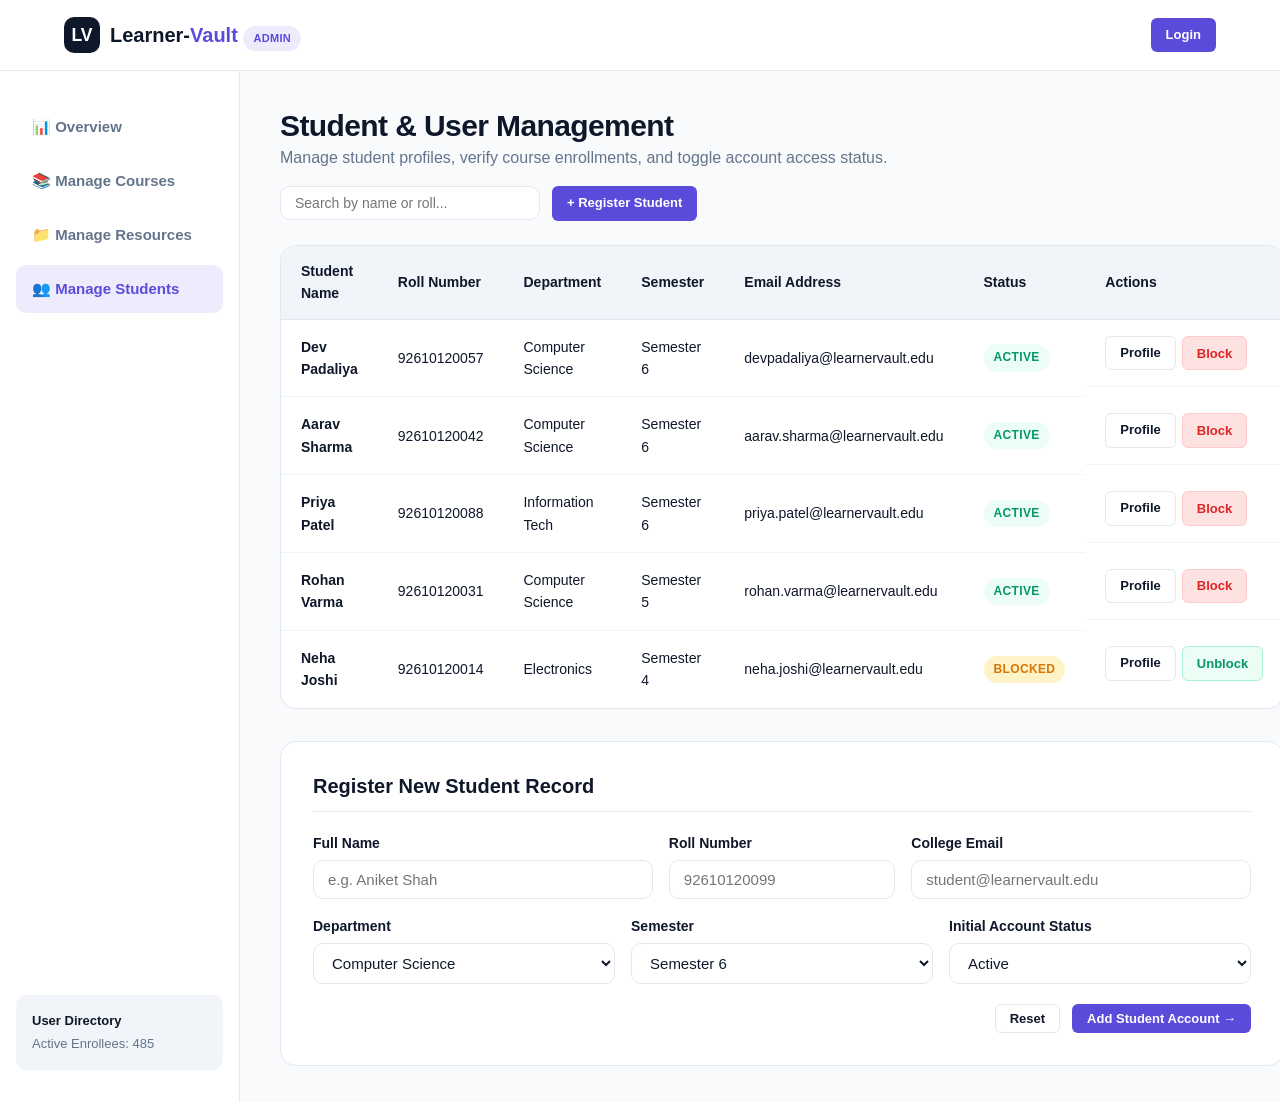
<file: admin-users.html>
<!DOCTYPE html>
<html lang="en">

<head>
    <meta charset="UTF-8">
    <meta name="viewport" content="width=device-width, initial-scale=1.0">
    <title>Manage Students | Admin Suite</title>
    <link rel="stylesheet" href="css/style.css">
</head>

<body>

    <!-- Top Header -->
    <header class="navbar">
        <div class="container nav-container">
            <a href="admin-dashboard.html" class="brand-logo">
                <div class="brand-icon" style="background: var(--text-main);">LV</div>
                <div>Learner-<span>Vault</span> <span class="badge badge-purple"
                        style="font-size: 0.6875rem;">ADMIN</span></div>
            </a>
            <div class="nav-actions">
                <a href="login.html" class="btn btn-primary btn-sm">Login</a>
            </div>
        </div>
    </header>

    <!-- Admin Wrapper Layout -->
    <div class="dashboard-wrapper">

        <!-- Admin Sidebar -->
        <aside class="dash-sidebar">
            <div class="sidebar-menu">
                <a href="admin-dashboard.html">📊 Overview</a>
                <a href="admin-courses.html">📚 Manage Courses</a>
                <a href="admin-resources.html">📁 Manage Resources</a>
                <a href="admin-users.html" class="active">👥 Manage Students</a>

            </div>
            <div
                style="padding: 16px; background: var(--bg-surface-alt); border-radius: var(--radius-md); font-size: 0.8125rem;">
                <div style="font-weight: 700; color: var(--text-main); margin-bottom: 2px;">User Directory</div>
                <div class="text-muted">Active Enrollees: 485</div>
            </div>
        </aside>

        <!-- Main Content Area -->
        <main class="dash-content">

            <!-- Page Header -->
            <div
                style="display: flex; justify-content: space-between; align-items: center; margin-bottom: 24px; flex-wrap: wrap; gap: 16px;">
                <div>
                    <h2>Student & User Management</h2>
                    <p>Manage student profiles, verify course enrollments, and toggle account access status.</p>
                </div>
                <div style="display: flex; gap: 12px; align-items: center;">
                    <input type="text" class="search-input" placeholder="Search by name or roll...">
                    <a href="#add-student" class="btn btn-primary btn-sm">+ Register Student</a>
                </div>
            </div>

            <!-- Student Roster Data Table -->
            <div class="table-container">
                <table class="data-table">
                    <thead>
                        <tr>
                            <th>Student Name</th>
                            <th>Roll Number</th>
                            <th>Department</th>
                            <th>Semester</th>
                            <th>Email Address</th>
                            <th>Status</th>
                            <th>Actions</th>
                        </tr>
                    </thead>
                    <tbody>
                        <tr>
                            <td style="font-weight: 700;">Dev Padaliya</td>
                            <td>92610120057</td>
                            <td>Computer Science</td>
                            <td>Semester 6</td>
                            <td>devpadaliya@learnervault.edu</td>
                            <td><span class="badge badge-green">Active</span></td>
                            <td style="display: flex; gap: 6px;">
                                <a href="profile.html" class="btn btn-outline btn-sm">Profile</a>
                                <button type="button" class="btn btn-danger btn-sm">Block</button>
                            </td>
                        </tr>
                        <tr>
                            <td style="font-weight: 700;">Aarav Sharma</td>
                            <td>92610120042</td>
                            <td>Computer Science</td>
                            <td>Semester 6</td>
                            <td>aarav.sharma@learnervault.edu</td>
                            <td><span class="badge badge-green">Active</span></td>
                            <td style="display: flex; gap: 6px;">
                                <a href="profile.html" class="btn btn-outline btn-sm">Profile</a>
                                <button type="button" class="btn btn-danger btn-sm">Block</button>
                            </td>
                        </tr>
                        <tr>
                            <td style="font-weight: 700;">Priya Patel</td>
                            <td>92610120088</td>
                            <td>Information Tech</td>
                            <td>Semester 6</td>
                            <td>priya.patel@learnervault.edu</td>
                            <td><span class="badge badge-green">Active</span></td>
                            <td style="display: flex; gap: 6px;">
                                <a href="profile.html" class="btn btn-outline btn-sm">Profile</a>
                                <button type="button" class="btn btn-danger btn-sm">Block</button>
                            </td>
                        </tr>
                        <tr>
                            <td style="font-weight: 700;">Rohan Varma</td>
                            <td>92610120031</td>
                            <td>Computer Science</td>
                            <td>Semester 5</td>
                            <td>rohan.varma@learnervault.edu</td>
                            <td><span class="badge badge-green">Active</span></td>
                            <td style="display: flex; gap: 6px;">
                                <a href="profile.html" class="btn btn-outline btn-sm">Profile</a>
                                <button type="button" class="btn btn-danger btn-sm">Block</button>
                            </td>
                        </tr>
                        <tr>
                            <td style="font-weight: 700;">Neha Joshi</td>
                            <td>92610120014</td>
                            <td>Electronics</td>
                            <td>Semester 4</td>
                            <td>neha.joshi@learnervault.edu</td>
                            <td><span class="badge badge-yellow">Blocked</span></td>
                            <td style="display: flex; gap: 6px;">
                                <a href="profile.html" class="btn btn-outline btn-sm">Profile</a>
                                <button type="button" class="btn btn-success btn-sm">Unblock</button>
                            </td>
                        </tr>
                    </tbody>
                </table>
            </div>

            <!-- Add Student Form Card -->
            <div id="add-student" class="detail-card">
                <h3>Register New Student Record</h3>
                <form action="admin-users.html" method="get" style="margin-top: 20px;">
                    <div style="display: grid; grid-template-columns: 1.5fr 1fr 1.5fr; gap: 16px; margin-bottom: 16px;">
                        <div class="form-group" style="margin-bottom: 0;">
                            <label class="form-label">Full Name</label>
                            <input type="text" class="form-control" placeholder="e.g. Aniket Shah" required>
                        </div>
                        <div class="form-group" style="margin-bottom: 0;">
                            <label class="form-label">Roll Number</label>
                            <input type="text" class="form-control" placeholder="92610120099" required>
                        </div>
                        <div class="form-group" style="margin-bottom: 0;">
                            <label class="form-label">College Email</label>
                            <input type="email" class="form-control" placeholder="student@learnervault.edu" required>
                        </div>
                    </div>

                    <div style="display: grid; grid-template-columns: 1fr 1fr 1fr; gap: 16px; margin-bottom: 20px;">
                        <div class="form-group" style="margin-bottom: 0;">
                            <label class="form-label">Department</label>
                            <select class="form-control">
                                <option>Computer Science</option>
                                <option>Information Tech</option>
                                <option>Electronics</option>
                            </select>
                        </div>
                        <div class="form-group" style="margin-bottom: 0;">
                            <label class="form-label">Semester</label>
                            <select class="form-control">
                                <option>Semester 1</option>
                                <option>Semester 2</option>
                                <option>Semester 3</option>
                                <option>Semester 4</option>
                                <option>Semester 5</option>
                                <option selected>Semester 6</option>
                            </select>
                        </div>
                        <div class="form-group" style="margin-bottom: 0;">
                            <label class="form-label">Initial Account Status</label>
                            <select class="form-control">
                                <option>Active</option>
                                <option>Pending Verification</option>
                            </select>
                        </div>
                    </div>

                    <div style="display: flex; justify-content: flex-end; gap: 12px;">
                        <button type="reset" class="btn btn-outline btn-sm">Reset</button>
                        <button type="submit" class="btn btn-primary btn-sm">Add Student Account →</button>
                    </div>
                </form>
            </div>

        </main>
    </div>

</body>

</html>
</file>
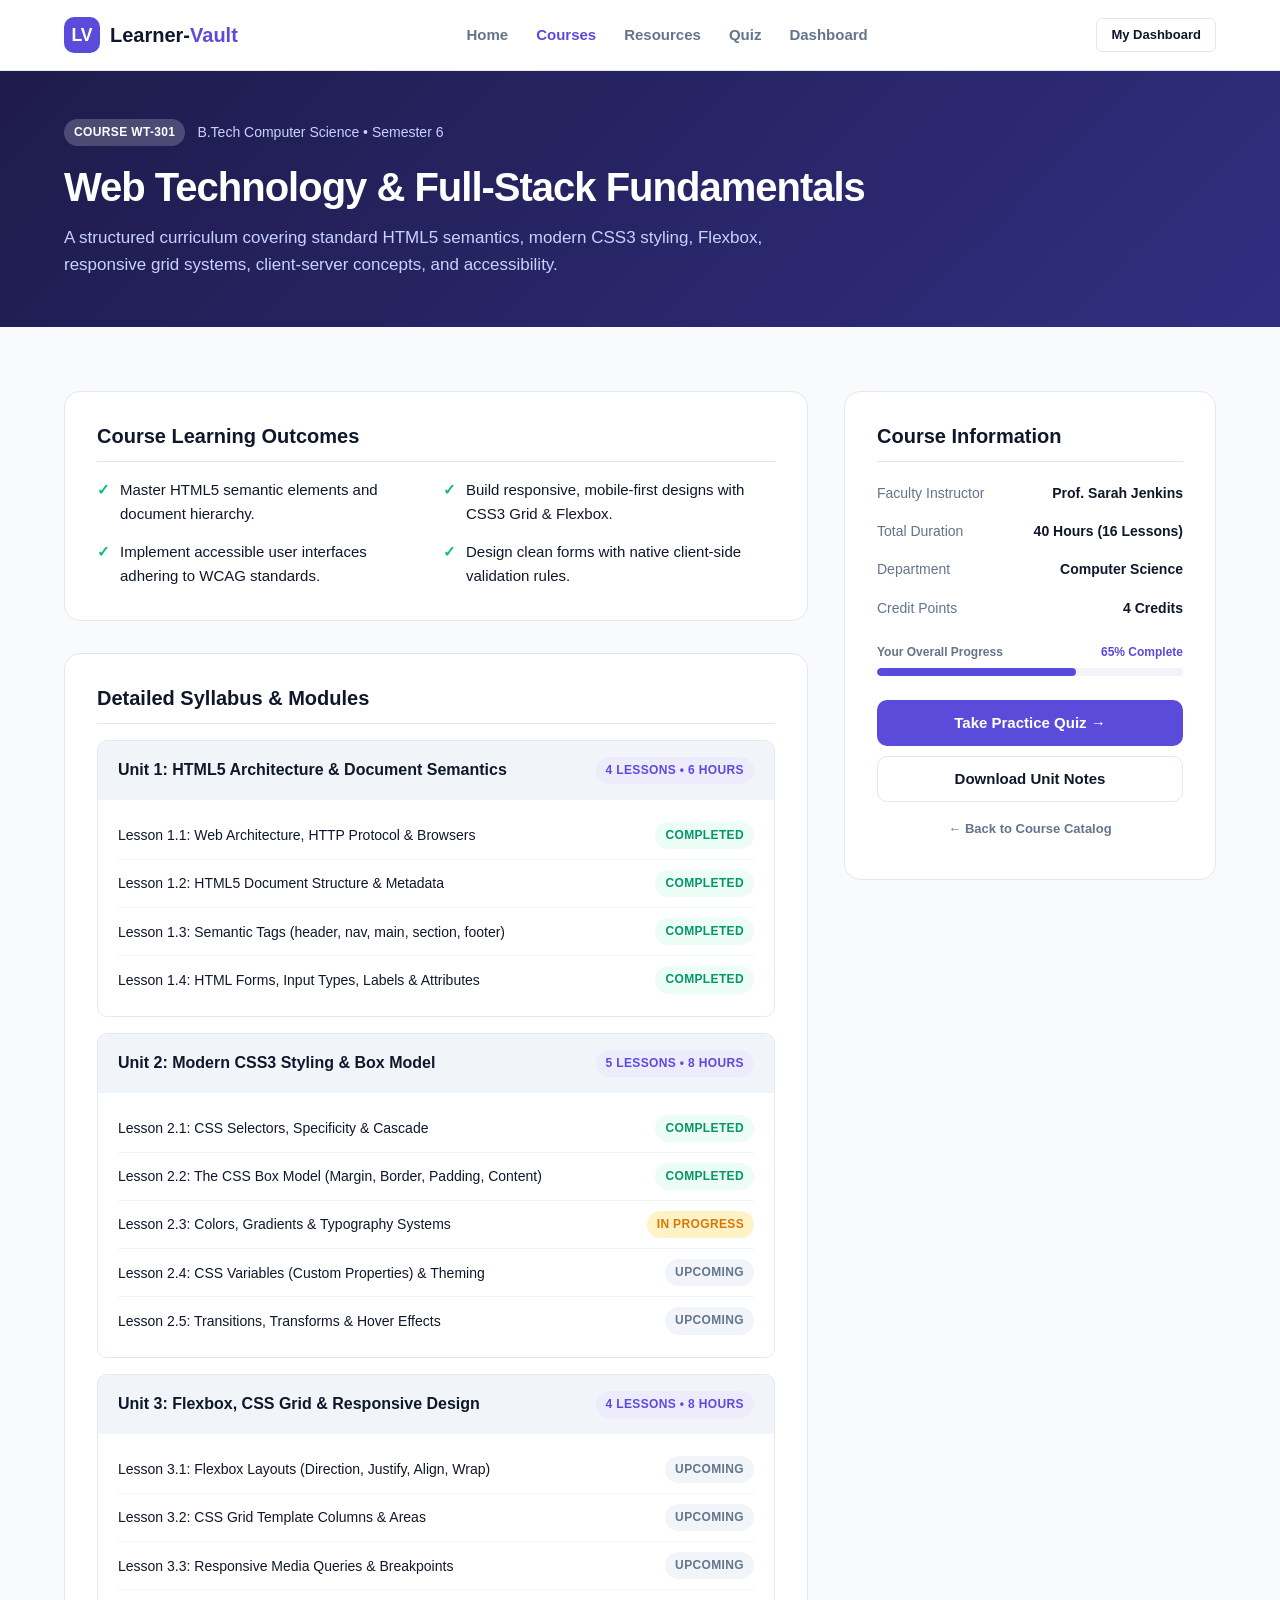
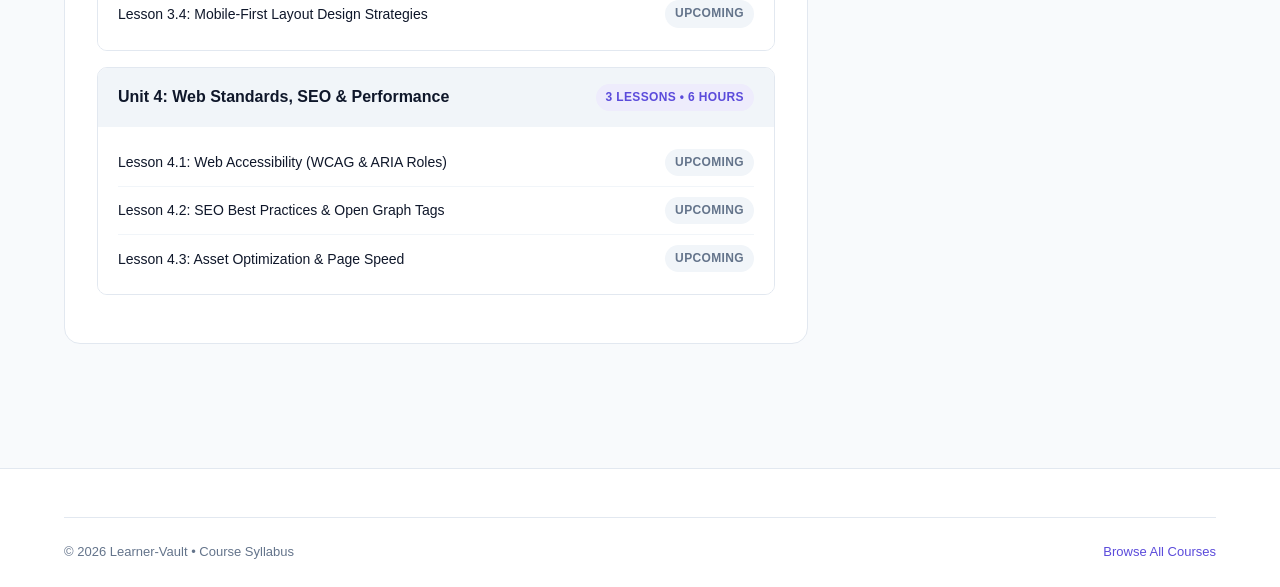
<file: course-details.html>
<!DOCTYPE html>
<html lang="en">
<head>
    <meta charset="UTF-8">
    <meta name="viewport" content="width=device-width, initial-scale=1.0">
    <title>Web Technology Syllabus | Learner-Vault</title>
    <link rel="stylesheet" href="css/style.css">
</head>
<body>

    <!-- Navigation Bar -->
    <header class="navbar">
        <div class="container nav-container">
            <a href="index.html" class="brand-logo">
                <div class="brand-icon">LV</div>
                <div>Learner-<span>Vault</span></div>
            </a>
            <nav class="nav-links">
                <a href="index.html">Home</a>
                <a href="courses.html" class="active">Courses</a>
                <a href="resources.html">Resources</a>
                <a href="quiz.html">Quiz</a>
                <a href="dashboard.html">Dashboard</a>
            </nav>
            <div class="nav-actions">
                <a href="dashboard.html" class="btn btn-outline btn-sm">My Dashboard</a>
            </div>
        </div>
    </header>

    <!-- Course Header Banner -->
    <section style="background: linear-gradient(135deg, #1E1B4B, #312E81); color: #FFFFFF; padding: 48px 0;">
        <div class="container">
            <div style="display: flex; gap: 12px; margin-bottom: 16px; align-items: center;">
                <span class="badge" style="background: rgba(255,255,255,0.2); color: #fff;">Course WT-301</span>
                <span style="color: #C7D2FE; font-size: 0.875rem;">B.Tech Computer Science • Semester 6</span>
            </div>
            <h1 style="color: #FFFFFF; margin-bottom: 12px;">Web Technology & Full-Stack Fundamentals</h1>
            <p style="color: #C7D2FE; max-width: 700px; font-size: 1.0625rem;">A structured curriculum covering standard HTML5 semantics, modern CSS3 styling, Flexbox, responsive grid systems, client-server concepts, and accessibility.</p>
        </div>
    </section>

    <!-- Main Course Details Content -->
    <section class="section-padding">
        <div class="container">
            <div class="course-detail-layout">

                <!-- Left Column: Syllabus & Learning Modules -->
                <div class="detail-main">

                    <!-- Course Overview Card -->
                    <div class="detail-card">
                        <h3>Course Learning Outcomes</h3>
                        <div class="outcomes-list">
                            <div class="outcome-item">
                                <span>✓</span>
                                <div>Master HTML5 semantic elements and document hierarchy.</div>
                            </div>
                            <div class="outcome-item">
                                <span>✓</span>
                                <div>Build responsive, mobile-first designs with CSS3 Grid & Flexbox.</div>
                            </div>
                            <div class="outcome-item">
                                <span>✓</span>
                                <div>Implement accessible user interfaces adhering to WCAG standards.</div>
                            </div>
                            <div class="outcome-item">
                                <span>✓</span>
                                <div>Design clean forms with native client-side validation rules.</div>
                            </div>
                        </div>
                    </div>

                    <!-- Syllabus Modules Accordion (Clean pure HTML/CSS) -->
                    <div class="detail-card">
                        <h3>Detailed Syllabus & Modules</h3>
                        
                        <!-- Module 1 -->
                        <div class="module-block">
                            <div class="module-header">
                                <div>Unit 1: HTML5 Architecture & Document Semantics</div>
                                <span class="badge badge-purple">4 Lessons • 6 Hours</span>
                            </div>
                            <div class="module-lessons">
                                <div class="lesson-item">
                                    <span>Lesson 1.1: Web Architecture, HTTP Protocol & Browsers</span>
                                    <span class="badge badge-green">Completed</span>
                                </div>
                                <div class="lesson-item">
                                    <span>Lesson 1.2: HTML5 Document Structure & Metadata</span>
                                    <span class="badge badge-green">Completed</span>
                                </div>
                                <div class="lesson-item">
                                    <span>Lesson 1.3: Semantic Tags (header, nav, main, section, footer)</span>
                                    <span class="badge badge-green">Completed</span>
                                </div>
                                <div class="lesson-item">
                                    <span>Lesson 1.4: HTML Forms, Input Types, Labels & Attributes</span>
                                    <span class="badge badge-green">Completed</span>
                                </div>
                            </div>
                        </div>

                        <!-- Module 2 -->
                        <div class="module-block">
                            <div class="module-header">
                                <div>Unit 2: Modern CSS3 Styling & Box Model</div>
                                <span class="badge badge-purple">5 Lessons • 8 Hours</span>
                            </div>
                            <div class="module-lessons">
                                <div class="lesson-item">
                                    <span>Lesson 2.1: CSS Selectors, Specificity & Cascade</span>
                                    <span class="badge badge-green">Completed</span>
                                </div>
                                <div class="lesson-item">
                                    <span>Lesson 2.2: The CSS Box Model (Margin, Border, Padding, Content)</span>
                                    <span class="badge badge-green">Completed</span>
                                </div>
                                <div class="lesson-item">
                                    <span>Lesson 2.3: Colors, Gradients & Typography Systems</span>
                                    <span class="badge badge-yellow">In Progress</span>
                                </div>
                                <div class="lesson-item">
                                    <span>Lesson 2.4: CSS Variables (Custom Properties) & Theming</span>
                                    <span class="badge badge-gray">Upcoming</span>
                                </div>
                                <div class="lesson-item">
                                    <span>Lesson 2.5: Transitions, Transforms & Hover Effects</span>
                                    <span class="badge badge-gray">Upcoming</span>
                                </div>
                            </div>
                        </div>

                        <!-- Module 3 -->
                        <div class="module-block">
                            <div class="module-header">
                                <div>Unit 3: Flexbox, CSS Grid & Responsive Design</div>
                                <span class="badge badge-purple">4 Lessons • 8 Hours</span>
                            </div>
                            <div class="module-lessons">
                                <div class="lesson-item">
                                    <span>Lesson 3.1: Flexbox Layouts (Direction, Justify, Align, Wrap)</span>
                                    <span class="badge badge-gray">Upcoming</span>
                                </div>
                                <div class="lesson-item">
                                    <span>Lesson 3.2: CSS Grid Template Columns & Areas</span>
                                    <span class="badge badge-gray">Upcoming</span>
                                </div>
                                <div class="lesson-item">
                                    <span>Lesson 3.3: Responsive Media Queries & Breakpoints</span>
                                    <span class="badge badge-gray">Upcoming</span>
                                </div>
                                <div class="lesson-item">
                                    <span>Lesson 3.4: Mobile-First Layout Design Strategies</span>
                                    <span class="badge badge-gray">Upcoming</span>
                                </div>
                            </div>
                        </div>

                        <!-- Module 4 -->
                        <div class="module-block">
                            <div class="module-header">
                                <div>Unit 4: Web Standards, SEO & Performance</div>
                                <span class="badge badge-purple">3 Lessons • 6 Hours</span>
                            </div>
                            <div class="module-lessons">
                                <div class="lesson-item">
                                    <span>Lesson 4.1: Web Accessibility (WCAG & ARIA Roles)</span>
                                    <span class="badge badge-gray">Upcoming</span>
                                </div>
                                <div class="lesson-item">
                                    <span>Lesson 4.2: SEO Best Practices & Open Graph Tags</span>
                                    <span class="badge badge-gray">Upcoming</span>
                                </div>
                                <div class="lesson-item">
                                    <span>Lesson 4.3: Asset Optimization & Page Speed</span>
                                    <span class="badge badge-gray">Upcoming</span>
                                </div>
                            </div>
                        </div>

                    </div>
                </div>

                <!-- Right Column: Course Info & Actions -->
                <div>
                    <div class="detail-card" style="position: sticky; top: 90px;">
                        <h3 style="margin-bottom: 20px;">Course Information</h3>
                        <div style="display: flex; flex-direction: column; gap: 16px; margin-bottom: 24px;">
                            <div style="display: flex; justify-content: space-between; font-size: 0.875rem;">
                                <span class="text-muted">Faculty Instructor</span>
                                <span style="font-weight: 700;">Prof. Sarah Jenkins</span>
                            </div>
                            <div style="display: flex; justify-content: space-between; font-size: 0.875rem;">
                                <span class="text-muted">Total Duration</span>
                                <span style="font-weight: 700;">40 Hours (16 Lessons)</span>
                            </div>
                            <div style="display: flex; justify-content: space-between; font-size: 0.875rem;">
                                <span class="text-muted">Department</span>
                                <span style="font-weight: 700;">Computer Science</span>
                            </div>
                            <div style="display: flex; justify-content: space-between; font-size: 0.875rem;">
                                <span class="text-muted">Credit Points</span>
                                <span style="font-weight: 700;">4 Credits</span>
                            </div>
                        </div>

                        <div class="course-progress-wrap" style="margin-bottom: 24px;">
                            <div class="course-progress-header">
                                <span>Your Overall Progress</span>
                                <span style="color: var(--primary);">65% Complete</span>
                            </div>
                            <div class="progress-bar" style="height: 8px;">
                                <div class="progress-fill" style="width: 65%;"></div>
                            </div>
                        </div>

                        <div style="display: flex; flex-direction: column; gap: 10px;">
                            <a href="quiz.html" class="btn btn-primary btn-full">Take Practice Quiz →</a>
                            <a href="resources.html" class="btn btn-outline btn-full">Download Unit Notes</a>
                            <a href="courses.html" class="btn btn-ghost btn-full btn-sm">← Back to Course Catalog</a>
                        </div>
                    </div>
                </div>

            </div>
        </div>
    </section>

    <!-- Footer -->
    <footer class="footer">
        <div class="container">
            <div class="footer-bottom">
                <span>&copy; 2026 Learner-Vault • Course Syllabus</span>
                <a href="courses.html">Browse All Courses</a>
            </div>
        </div>
    </footer>

</body>
</html>
</file>
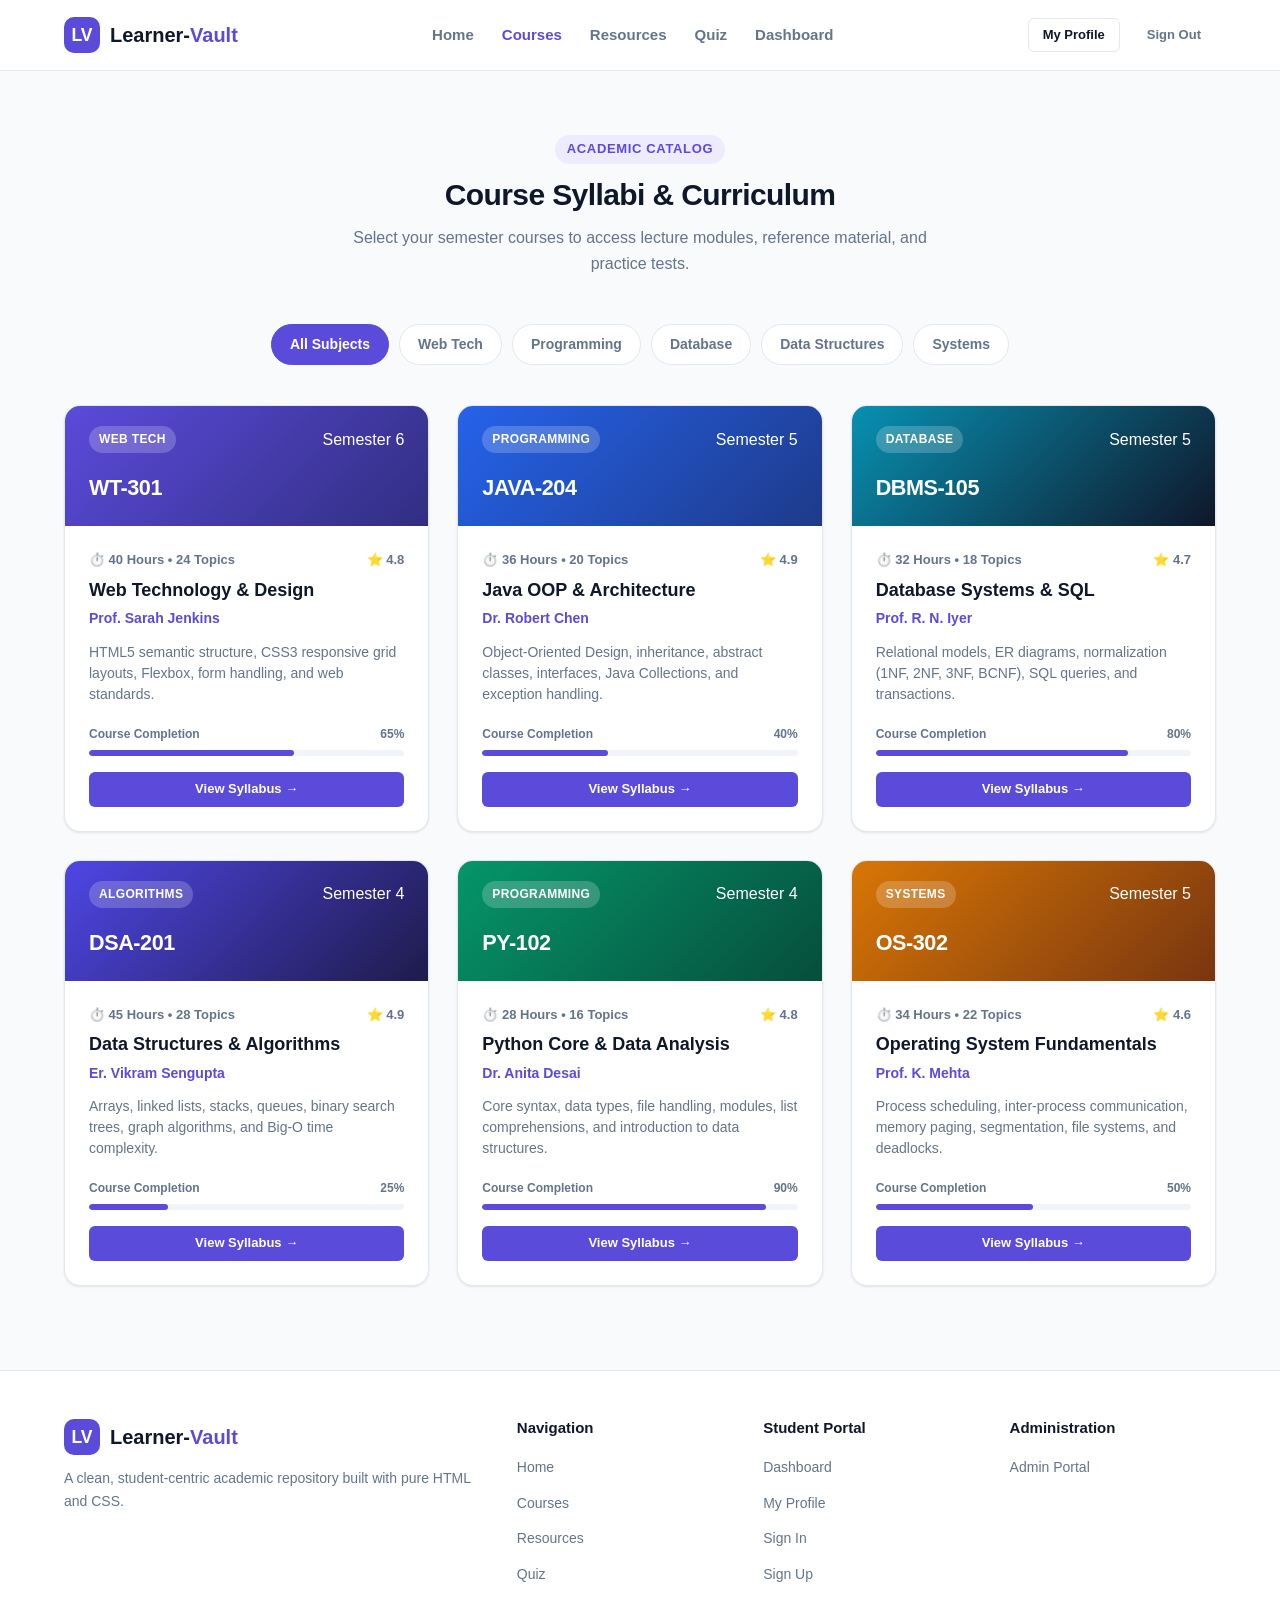
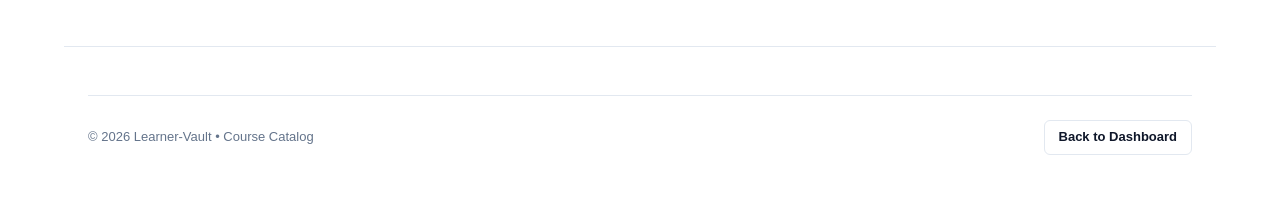
<file: courses.html>
<!DOCTYPE html>
<html lang="en">

<head>
    <meta charset="UTF-8">
    <meta name="viewport" content="width=device-width, initial-scale=1.0">
    <title>Courses Catalog | Learner-Vault</title>
    <link rel="stylesheet" href="css/style.css">
</head>

<body>

    <!-- Navigation Bar -->
    <header class="navbar">
        <div class="container nav-container">
            <a href="index.html" class="brand-logo">
                <div class="brand-icon">LV</div>
                <div>Learner-<span>Vault</span></div>
            </a>
            <nav class="nav-links">
                <a href="index.html">Home</a>
                <a href="courses.html" class="active">Courses</a>
                <a href="resources.html">Resources</a>
                <a href="quiz.html">Quiz</a>
                <a href="dashboard.html">Dashboard</a>
            </nav>
            <div class="nav-actions">
                <a href="profile.html" class="btn btn-outline btn-sm">My Profile</a>
                <a href="login.html" class="btn btn-ghost btn-sm">Sign Out</a>
            </div>
        </div>
    </header>

    <!-- Header Section -->
    <section class="section-padding" style="padding-bottom: 24px;">
        <div class="container">
            <div class="section-header">
                <span class="tag">Academic Catalog</span>
                <h2>Course Syllabi & Curriculum</h2>
                <p>Select your semester courses to access lecture modules, reference material, and practice tests.</p>
            </div>

            <!-- Filter Categories -->
            <div class="filter-bar">
                <a href="courses.html" class="filter-btn active">All Subjects</a>
                <a href="#web" class="filter-btn">Web Tech</a>
                <a href="#programming" class="filter-btn">Programming</a>
                <a href="#database" class="filter-btn">Database</a>
                <a href="#dsa" class="filter-btn">Data Structures</a>
                <a href="#systems" class="filter-btn">Systems</a>
            </div>

            <!-- Course Catalog Grid -->
            <div class="course-grid">

                <!-- 1. Web Technology -->
                <div class="course-card" id="web">
                    <div class="course-card-banner banner-purple">
                        <div class="top-row">
                            <span class="badge" style="background: rgba(255,255,255,0.2); color: #fff;">Web Tech</span>
                            <span>Semester 6</span>
                        </div>
                        <div class="course-code">WT-301</div>
                    </div>
                    <div class="course-card-body">
                        <div class="course-meta">
                            <span>⏱️ 40 Hours • 24 Topics</span>
                            <span>⭐ 4.8</span>
                        </div>
                        <h3 class="course-title">Web Technology & Design</h3>
                        <p class="course-instructor">Prof. Sarah Jenkins</p>
                        <p class="course-desc">HTML5 semantic structure, CSS3 responsive grid layouts, Flexbox, form
                            handling, and web standards.</p>
                        <div class="course-progress-wrap">
                            <div class="course-progress-header">
                                <span>Course Completion</span>
                                <span>65%</span>
                            </div>
                            <div class="progress-bar">
                                <div class="progress-fill" style="width: 65%;"></div>
                            </div>
                        </div>
                        <a href="course-details.html" class="btn btn-primary btn-full btn-sm">View Syllabus →</a>
                    </div>
                </div>

                <!-- 2. Java Programming -->
                <div class="course-card" id="programming">
                    <div class="course-card-banner banner-blue">
                        <div class="top-row">
                            <span class="badge"
                                style="background: rgba(255,255,255,0.2); color: #fff;">Programming</span>
                            <span>Semester 5</span>
                        </div>
                        <div class="course-code">JAVA-204</div>
                    </div>
                    <div class="course-card-body">
                        <div class="course-meta">
                            <span>⏱️ 36 Hours • 20 Topics</span>
                            <span>⭐ 4.9</span>
                        </div>
                        <h3 class="course-title">Java OOP & Architecture</h3>
                        <p class="course-instructor">Dr. Robert Chen</p>
                        <p class="course-desc">Object-Oriented Design, inheritance, abstract classes, interfaces, Java
                            Collections, and exception handling.</p>
                        <div class="course-progress-wrap">
                            <div class="course-progress-header">
                                <span>Course Completion</span>
                                <span>40%</span>
                            </div>
                            <div class="progress-bar">
                                <div class="progress-fill" style="width: 40%;"></div>
                            </div>
                        </div>
                        <a href="course-details.html" class="btn btn-primary btn-full btn-sm">View Syllabus →</a>
                    </div>
                </div>

                <!-- 3. Database Systems -->
                <div class="course-card" id="database">
                    <div class="course-card-banner banner-cyan">
                        <div class="top-row">
                            <span class="badge" style="background: rgba(255,255,255,0.2); color: #fff;">Database</span>
                            <span>Semester 5</span>
                        </div>
                        <div class="course-code">DBMS-105</div>
                    </div>
                    <div class="course-card-body">
                        <div class="course-meta">
                            <span>⏱️ 32 Hours • 18 Topics</span>
                            <span>⭐ 4.7</span>
                        </div>
                        <h3 class="course-title">Database Systems & SQL</h3>
                        <p class="course-instructor">Prof. R. N. Iyer</p>
                        <p class="course-desc">Relational models, ER diagrams, normalization (1NF, 2NF, 3NF, BCNF), SQL
                            queries, and transactions.</p>
                        <div class="course-progress-wrap">
                            <div class="course-progress-header">
                                <span>Course Completion</span>
                                <span>80%</span>
                            </div>
                            <div class="progress-bar">
                                <div class="progress-fill" style="width: 80%;"></div>
                            </div>
                        </div>
                        <a href="course-details.html" class="btn btn-primary btn-full btn-sm">View Syllabus →</a>
                    </div>
                </div>

                <!-- 4. Data Structures -->
                <div class="course-card" id="dsa">
                    <div class="course-card-banner banner-indigo">
                        <div class="top-row">
                            <span class="badge"
                                style="background: rgba(255,255,255,0.2); color: #fff;">Algorithms</span>
                            <span>Semester 4</span>
                        </div>
                        <div class="course-code">DSA-201</div>
                    </div>
                    <div class="course-card-body">
                        <div class="course-meta">
                            <span>⏱️ 45 Hours • 28 Topics</span>
                            <span>⭐ 4.9</span>
                        </div>
                        <h3 class="course-title">Data Structures & Algorithms</h3>
                        <p class="course-instructor">Er. Vikram Sengupta</p>
                        <p class="course-desc">Arrays, linked lists, stacks, queues, binary search trees, graph
                            algorithms, and Big-O time complexity.</p>
                        <div class="course-progress-wrap">
                            <div class="course-progress-header">
                                <span>Course Completion</span>
                                <span>25%</span>
                            </div>
                            <div class="progress-bar">
                                <div class="progress-fill" style="width: 25%;"></div>
                            </div>
                        </div>
                        <a href="course-details.html" class="btn btn-primary btn-full btn-sm">View Syllabus →</a>
                    </div>
                </div>

                <!-- 5. Python Programming -->
                <div class="course-card">
                    <div class="course-card-banner banner-green">
                        <div class="top-row">
                            <span class="badge"
                                style="background: rgba(255,255,255,0.2); color: #fff;">Programming</span>
                            <span>Semester 4</span>
                        </div>
                        <div class="course-code">PY-102</div>
                    </div>
                    <div class="course-card-body">
                        <div class="course-meta">
                            <span>⏱️ 28 Hours • 16 Topics</span>
                            <span>⭐ 4.8</span>
                        </div>
                        <h3 class="course-title">Python Core & Data Analysis</h3>
                        <p class="course-instructor">Dr. Anita Desai</p>
                        <p class="course-desc">Core syntax, data types, file handling, modules, list comprehensions, and
                            introduction to data structures.</p>
                        <div class="course-progress-wrap">
                            <div class="course-progress-header">
                                <span>Course Completion</span>
                                <span>90%</span>
                            </div>
                            <div class="progress-bar">
                                <div class="progress-fill" style="width: 90%;"></div>
                            </div>
                        </div>
                        <a href="course-details.html" class="btn btn-primary btn-full btn-sm">View Syllabus →</a>
                    </div>
                </div>

                <!-- 6. Operating Systems -->
                <div class="course-card" id="systems">
                    <div class="course-card-banner banner-orange">
                        <div class="top-row">
                            <span class="badge" style="background: rgba(255,255,255,0.2); color: #fff;">Systems</span>
                            <span>Semester 5</span>
                        </div>
                        <div class="course-code">OS-302</div>
                    </div>
                    <div class="course-card-body">
                        <div class="course-meta">
                            <span>⏱️ 34 Hours • 22 Topics</span>
                            <span>⭐ 4.6</span>
                        </div>
                        <h3 class="course-title">Operating System Fundamentals</h3>
                        <p class="course-instructor">Prof. K. Mehta</p>
                        <p class="course-desc">Process scheduling, inter-process communication, memory paging,
                            segmentation, file systems, and deadlocks.</p>
                        <div class="course-progress-wrap">
                            <div class="course-progress-header">
                                <span>Course Completion</span>
                                <span>50%</span>
                            </div>
                            <div class="progress-bar">
                                <div class="progress-fill" style="width: 50%;"></div>
                            </div>
                        </div>
                        <a href="course-details.html" class="btn btn-primary btn-full btn-sm">View Syllabus →</a>
                    </div>
                </div>

            </div>
        </div>
    </section>

    <!-- Footer -->
    <footer class="footer">
        <div class="container">
            <div class="footer-grid">
                <div class="footer-col">
                    <div class="brand-logo" style="margin-bottom: 12px;">
                        <div class="brand-icon">LV</div>
                        <div>Learner-<span>Vault</span></div>
                    </div>
                    <p style="font-size: 0.875rem;">A clean, student-centric academic repository built with pure HTML
                        and CSS.</p>
                </div>
                <div class="footer-col">
                    <h4>Navigation</h4>
                    <ul>
                        <li><a href="index.html">Home</a></li>
                        <li><a href="courses.html">Courses</a></li>
                        <li><a href="resources.html">Resources</a></li>
                        <li><a href="quiz.html">Quiz</a></li>
                    </ul>
                </div>
                <div class="footer-col">
                    <h4>Student Portal</h4>
                    <ul>
                        <li><a href="dashboard.html">Dashboard</a></li>
                        <li><a href="profile.html">My Profile</a></li>
                        <li><a href="login.html">Sign In</a></li>
                        <li><a href="register.html">Sign Up</a></li>
                    </ul>
                </div>
                <div class="footer-col">
                    <h4>Administration</h4>
                    <ul>
                        <li><a href="admin-dashboard.html">Admin Portal</a></li>
                    </ul>
                </div>
            </div>

            <footer class="footer">
                <div class="container">
                    <div class="footer-bottom">
                        <span>&copy; 2026 Learner-Vault • Course Catalog</span>
                        <a href="dashboard.html" class="btn btn-outline btn-sm">Back to Dashboard</a>
                    </div>
                </div>
            </footer>

</body>

</html>
</file>
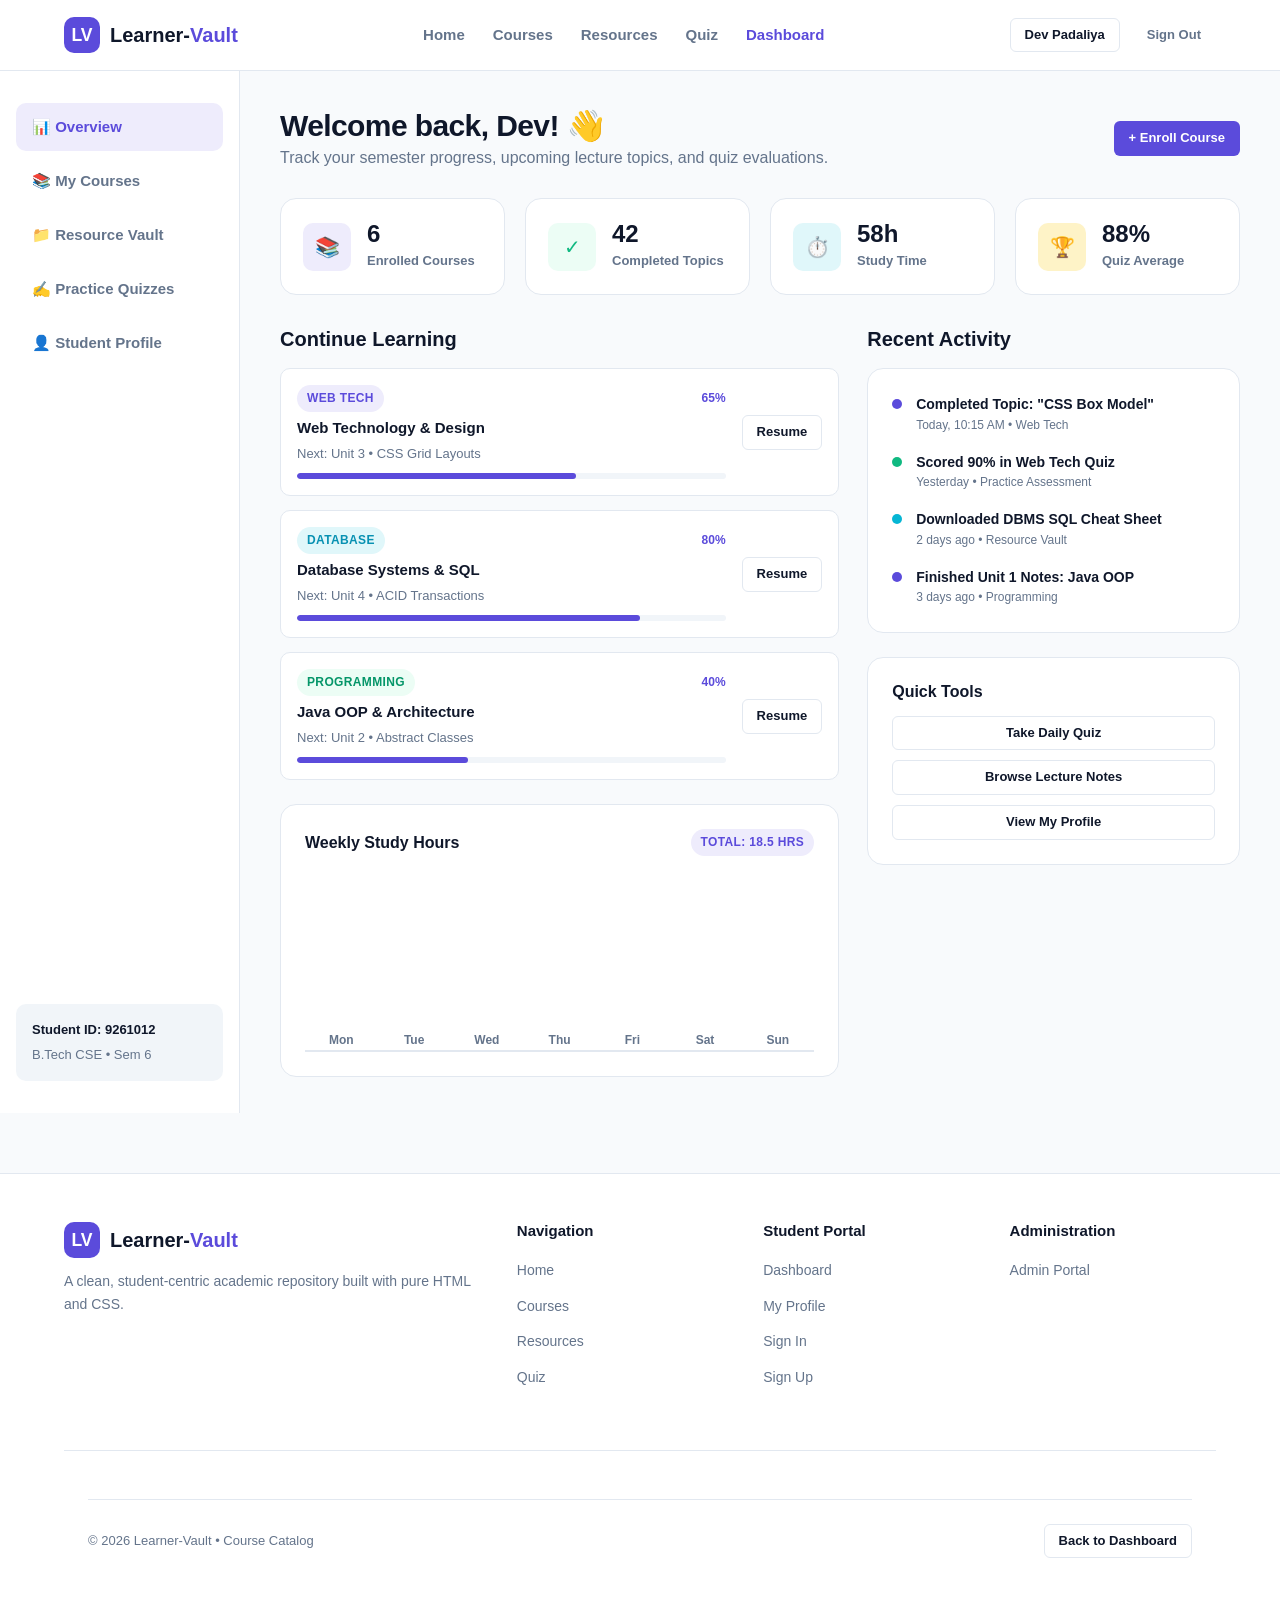
<file: dashboard.html>
<!DOCTYPE html>
<html lang="en">

<head>
    <meta charset="UTF-8">
    <meta name="viewport" content="width=device-width, initial-scale=1.0">
    <title>Student Dashboard | Learner-Vault</title>
    <link rel="stylesheet" href="css/style.css">
</head>

<body>

    <!-- Navigation Bar -->
    <header class="navbar">
        <div class="container nav-container">
            <a href="index.html" class="brand-logo">
                <div class="brand-icon">LV</div>
                <div>Learner-<span>Vault</span></div>
            </a>
            <nav class="nav-links">
                <a href="index.html">Home</a>
                <a href="courses.html">Courses</a>
                <a href="resources.html">Resources</a>
                <a href="quiz.html">Quiz</a>
                <a href="dashboard.html" class="active">Dashboard</a>
            </nav>
            <div class="nav-actions">
                <a href="profile.html" class="btn btn-outline btn-sm">Dev Padaliya</a>
                <a href="login.html" class="btn btn-ghost btn-sm">Sign Out</a>
            </div>
        </div>
    </header>

    <!-- Dashboard Layout -->
    <div class="dashboard-wrapper">

        <!-- Sidebar Navigation -->
        <aside class="dash-sidebar">
            <div class="sidebar-menu">
                <a href="dashboard.html" class="active">📊 Overview</a>
                <a href="courses.html">📚 My Courses</a>
                <a href="resources.html">📁 Resource Vault</a>
                <a href="quiz.html">✍️ Practice Quizzes</a>
                <a href="profile.html">👤 Student Profile</a>

            </div>
            <div
                style="padding: 16px; background: var(--bg-surface-alt); border-radius: var(--radius-md); font-size: 0.8125rem;">
                <div style="font-weight: 700; color: var(--text-main); margin-bottom: 4px;">Student ID: 9261012</div>
                <div class="text-muted">B.Tech CSE • Sem 6</div>
            </div>
        </aside>

        <!-- Main Dashboard Content -->
        <main class="dash-content">

            <!-- Welcome Header -->
            <div style="display: flex; justify-content: space-between; align-items: center; margin-bottom: 28px;">
                <div>
                    <h2>Welcome back, Dev! 👋</h2>
                    <p>Track your semester progress, upcoming lecture topics, and quiz evaluations.</p>
                </div>
                <a href="courses.html" class="btn btn-primary btn-sm">+ Enroll Course</a>
            </div>

            <!-- Academic Metrics Cards -->
            <div class="metrics-grid">
                <div class="metric-card">
                    <div class="metric-icon" style="background: var(--primary-light); color: var(--primary);">📚</div>
                    <div>
                        <div class="value">6</div>
                        <div class="label">Enrolled Courses</div>
                    </div>
                </div>

                <div class="metric-card">
                    <div class="metric-icon" style="background: var(--success-light); color: var(--success);">✓</div>
                    <div>
                        <div class="value">42</div>
                        <div class="label">Completed Topics</div>
                    </div>
                </div>

                <div class="metric-card">
                    <div class="metric-icon" style="background: var(--accent-light); color: var(--accent);">⏱️</div>
                    <div>
                        <div class="value">58h</div>
                        <div class="label">Study Time</div>
                    </div>
                </div>

                <div class="metric-card">
                    <div class="metric-icon" style="background: var(--warning-light); color: var(--warning);">🏆</div>
                    <div>
                        <div class="value">88%</div>
                        <div class="label">Quiz Average</div>
                    </div>
                </div>
            </div>

            <!-- Dashboard Columns -->
            <div class="dash-columns">

                <!-- Left Column: Continue Learning & Chart -->
                <div>
                    <h3 style="margin-bottom: 16px;">Continue Learning</h3>

                    <!-- Course 1 -->
                    <div class="dash-course-item">
                        <div style="flex: 1;">
                            <div
                                style="display: flex; justify-content: space-between; align-items: center; margin-bottom: 4px;">
                                <span class="badge badge-purple">Web Tech</span>
                                <span style="font-size: 0.75rem; font-weight: 700; color: var(--primary);">65%</span>
                            </div>
                            <div
                                style="font-weight: 700; font-size: 0.9375rem; color: var(--text-main); margin-bottom: 4px;">
                                Web Technology & Design</div>
                            <div style="font-size: 0.8125rem; color: var(--text-muted); margin-bottom: 8px;">Next: Unit
                                3 • CSS Grid Layouts</div>
                            <div class="progress-bar">
                                <div class="progress-fill" style="width: 65%;"></div>
                            </div>
                        </div>
                        <a href="course-details.html" class="btn btn-outline btn-sm">Resume</a>
                    </div>

                    <!-- Course 2 -->
                    <div class="dash-course-item">
                        <div style="flex: 1;">
                            <div
                                style="display: flex; justify-content: space-between; align-items: center; margin-bottom: 4px;">
                                <span class="badge badge-cyan">Database</span>
                                <span style="font-size: 0.75rem; font-weight: 700; color: var(--primary);">80%</span>
                            </div>
                            <div
                                style="font-weight: 700; font-size: 0.9375rem; color: var(--text-main); margin-bottom: 4px;">
                                Database Systems & SQL</div>
                            <div style="font-size: 0.8125rem; color: var(--text-muted); margin-bottom: 8px;">Next: Unit
                                4 • ACID Transactions</div>
                            <div class="progress-bar">
                                <div class="progress-fill" style="width: 80%;"></div>
                            </div>
                        </div>
                        <a href="course-details.html" class="btn btn-outline btn-sm">Resume</a>
                    </div>

                    <!-- Course 3 -->
                    <div class="dash-course-item">
                        <div style="flex: 1;">
                            <div
                                style="display: flex; justify-content: space-between; align-items: center; margin-bottom: 4px;">
                                <span class="badge badge-green">Programming</span>
                                <span style="font-size: 0.75rem; font-weight: 700; color: var(--primary);">40%</span>
                            </div>
                            <div
                                style="font-weight: 700; font-size: 0.9375rem; color: var(--text-main); margin-bottom: 4px;">
                                Java OOP & Architecture</div>
                            <div style="font-size: 0.8125rem; color: var(--text-muted); margin-bottom: 8px;">Next: Unit
                                2 • Abstract Classes</div>
                            <div class="progress-bar">
                                <div class="progress-fill" style="width: 40%;"></div>
                            </div>
                        </div>
                        <a href="course-details.html" class="btn btn-outline btn-sm">Resume</a>
                    </div>

                    <!-- Pure CSS Weekly Hours Bar Chart -->
                    <div class="chart-container">
                        <div
                            style="display: flex; justify-content: space-between; align-items: center; margin-bottom: 16px;">
                            <h4 style="font-size: 1rem;">Weekly Study Hours</h4>
                            <span class="badge badge-purple">Total: 18.5 hrs</span>
                        </div>
                        <div class="css-bar-chart">
                            <div class="bar-col">
                                <div class="bar-rect" style="height: 45%;"></div>
                                <span class="bar-label">Mon</span>
                            </div>
                            <div class="bar-col">
                                <div class="bar-rect" style="height: 70%;"></div>
                                <span class="bar-label">Tue</span>
                            </div>
                            <div class="bar-col">
                                <div class="bar-rect" style="height: 60%;"></div>
                                <span class="bar-label">Wed</span>
                            </div>
                            <div class="bar-col">
                                <div class="bar-rect" style="height: 90%;"></div>
                                <span class="bar-label">Thu</span>
                            </div>
                            <div class="bar-col">
                                <div class="bar-rect" style="height: 50%;"></div>
                                <span class="bar-label">Fri</span>
                            </div>
                            <div class="bar-col">
                                <div class="bar-rect" style="height: 80%;"></div>
                                <span class="bar-label">Sat</span>
                            </div>
                            <div class="bar-col">
                                <div class="bar-rect" style="height: 35%;"></div>
                                <span class="bar-label">Sun</span>
                            </div>
                        </div>
                    </div>

                </div>

                <!-- Right Column: Recent Activity & Quick Links -->
                <div>
                    <h3 style="margin-bottom: 16px;">Recent Activity</h3>
                    <div class="detail-card" style="padding: 24px; margin-bottom: 24px;">
                        <div class="activity-list">
                            <div class="activity-item">
                                <div class="activity-dot"></div>
                                <div>
                                    <div class="title">Completed Topic: "CSS Box Model"</div>
                                    <div class="time">Today, 10:15 AM • Web Tech</div>
                                </div>
                            </div>
                            <div class="activity-item">
                                <div class="activity-dot" style="background: var(--success);"></div>
                                <div>
                                    <div class="title">Scored 90% in Web Tech Quiz</div>
                                    <div class="time">Yesterday • Practice Assessment</div>
                                </div>
                            </div>
                            <div class="activity-item">
                                <div class="activity-dot" style="background: var(--accent);"></div>
                                <div>
                                    <div class="title">Downloaded DBMS SQL Cheat Sheet</div>
                                    <div class="time">2 days ago • Resource Vault</div>
                                </div>
                            </div>
                            <div class="activity-item">
                                <div class="activity-dot"></div>
                                <div>
                                    <div class="title">Finished Unit 1 Notes: Java OOP</div>
                                    <div class="time">3 days ago • Programming</div>
                                </div>
                            </div>
                        </div>
                    </div>

                    <!-- Quick Academic Actions -->
                    <div class="detail-card" style="padding: 24px;">
                        <h4 style="margin-bottom: 14px; font-size: 1rem;">Quick Tools</h4>
                        <div style="display: flex; flex-direction: column; gap: 10px;">
                            <a href="quiz.html" class="btn btn-outline btn-full btn-sm">Take Daily Quiz</a>
                            <a href="resources.html" class="btn btn-outline btn-full btn-sm">Browse Lecture Notes</a>
                            <a href="profile.html" class="btn btn-outline btn-full btn-sm">View My Profile</a>
                        </div>
                    </div>
                </div>

            </div>

        </main>
    </div>


    <footer class="footer">
        <div class="container">
            <div class="footer-grid">
                <div class="footer-col">
                    <div class="brand-logo" style="margin-bottom: 12px;">
                        <div class="brand-icon">LV</div>
                        <div>Learner-<span>Vault</span></div>
                    </div>
                    <p style="font-size: 0.875rem;">A clean, student-centric academic repository built with pure HTML
                        and CSS.</p>
                </div>
                <div class="footer-col">
                    <h4>Navigation</h4>
                    <ul>
                        <li><a href="index.html">Home</a></li>
                        <li><a href="courses.html">Courses</a></li>
                        <li><a href="resources.html">Resources</a></li>
                        <li><a href="quiz.html">Quiz</a></li>
                    </ul>
                </div>
                <div class="footer-col">
                    <h4>Student Portal</h4>
                    <ul>
                        <li><a href="dashboard.html">Dashboard</a></li>
                        <li><a href="profile.html">My Profile</a></li>
                        <li><a href="login.html">Sign In</a></li>
                        <li><a href="register.html">Sign Up</a></li>
                    </ul>
                </div>
                <div class="footer-col">
                    <h4>Administration</h4>
                    <ul>
                        <li><a href="admin-dashboard.html">Admin Portal</a></li>
                    </ul>
                </div>
            </div>

            <footer class="footer">
                <div class="container">
                    <div class="footer-bottom">
                        <span>&copy; 2026 Learner-Vault • Course Catalog</span>
                        <a href="dashboard.html" class="btn btn-outline btn-sm">Back to Dashboard</a>
                    </div>
                </div>
            </footer>

</body>

</html>
</file>
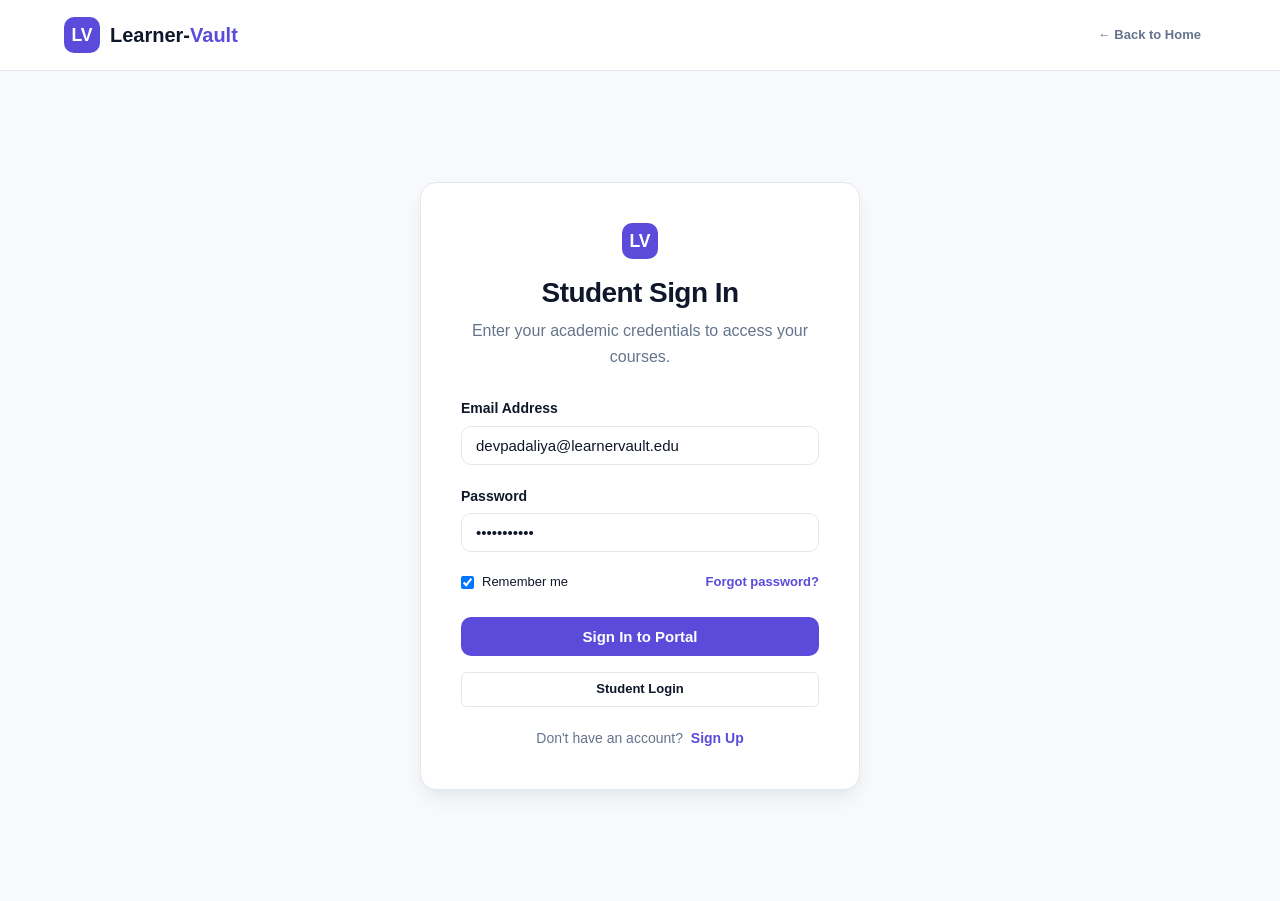
<file: login.html>
<!DOCTYPE html>
<html lang="en">

<head>
    <meta charset="UTF-8">
    <meta name="viewport" content="width=device-width, initial-scale=1.0">
    <title>Sign In | Learner-Vault</title>
    <link rel="stylesheet" href="css/style.css">
</head>

<body style="background: var(--bg-body);">

    <!-- Navigation Bar -->
    <header class="navbar">
        <div class="container nav-container">
            <a href="index.html" class="brand-logo">
                <div class="brand-icon">LV</div>
                <div>Learner-<span>Vault</span></div>
            </a>
            <div class="nav-actions">
                <a href="index.html" class="btn btn-ghost btn-sm">← Back to Home</a>
            </div>
        </div>
    </header>

    <!-- Auth Form Container -->
    <div class="auth-wrapper">
        <div class="auth-card">
            <div class="auth-header">
                <div class="brand-icon" style="margin: 0 auto 16px;">LV</div>
                <h2>Student Sign In</h2>
                <p>Enter your academic credentials to access your courses.</p>
            </div>

            <form action="dashboard.html" method="get">
                <div class="form-group">
                    <label class="form-label">Email Address</label>
                    <input type="email" class="form-control" placeholder="student@learnervault.edu"
                        value="devpadaliya@learnervault.edu" required>
                </div>

                <div class="form-group">
                    <label class="form-label">Password</label>
                    <input type="password" class="form-control" placeholder="••••••••" value="password123" required>
                </div>

                <div class="form-row">
                    <label style="display: flex; align-items: center; gap: 8px; cursor: pointer;">
                        <input type="checkbox" checked>
                        <span>Remember me</span>
                    </label>
                    <a href="#" style="color: var(--primary); font-weight: 600;">Forgot password?</a>
                </div>

                <button type="submit" class="btn btn-primary btn-full" style="margin-bottom: 16px;">Sign In to
                    Portal</button>

                <div style="display: flex; gap: 10px; margin-bottom: 20px;">
                    <a href="dashboard.html" class="btn btn-outline btn-full btn-sm">Student Login</a>
                    <!-- <a href="admin-dashboard.html" class="btn btn-outline btn-full btn-sm">Admin Login</a> -->
                </div>

                <div class="text-center" style="font-size: 0.875rem;">
                    <span class="text-muted">Don't have an account?</span>
                    <a href="register.html" style="font-weight: 700; margin-left: 4px;">Sign Up</a>
                </div>
            </form>
        </div>
    </div>

</body>

</html>
</file>
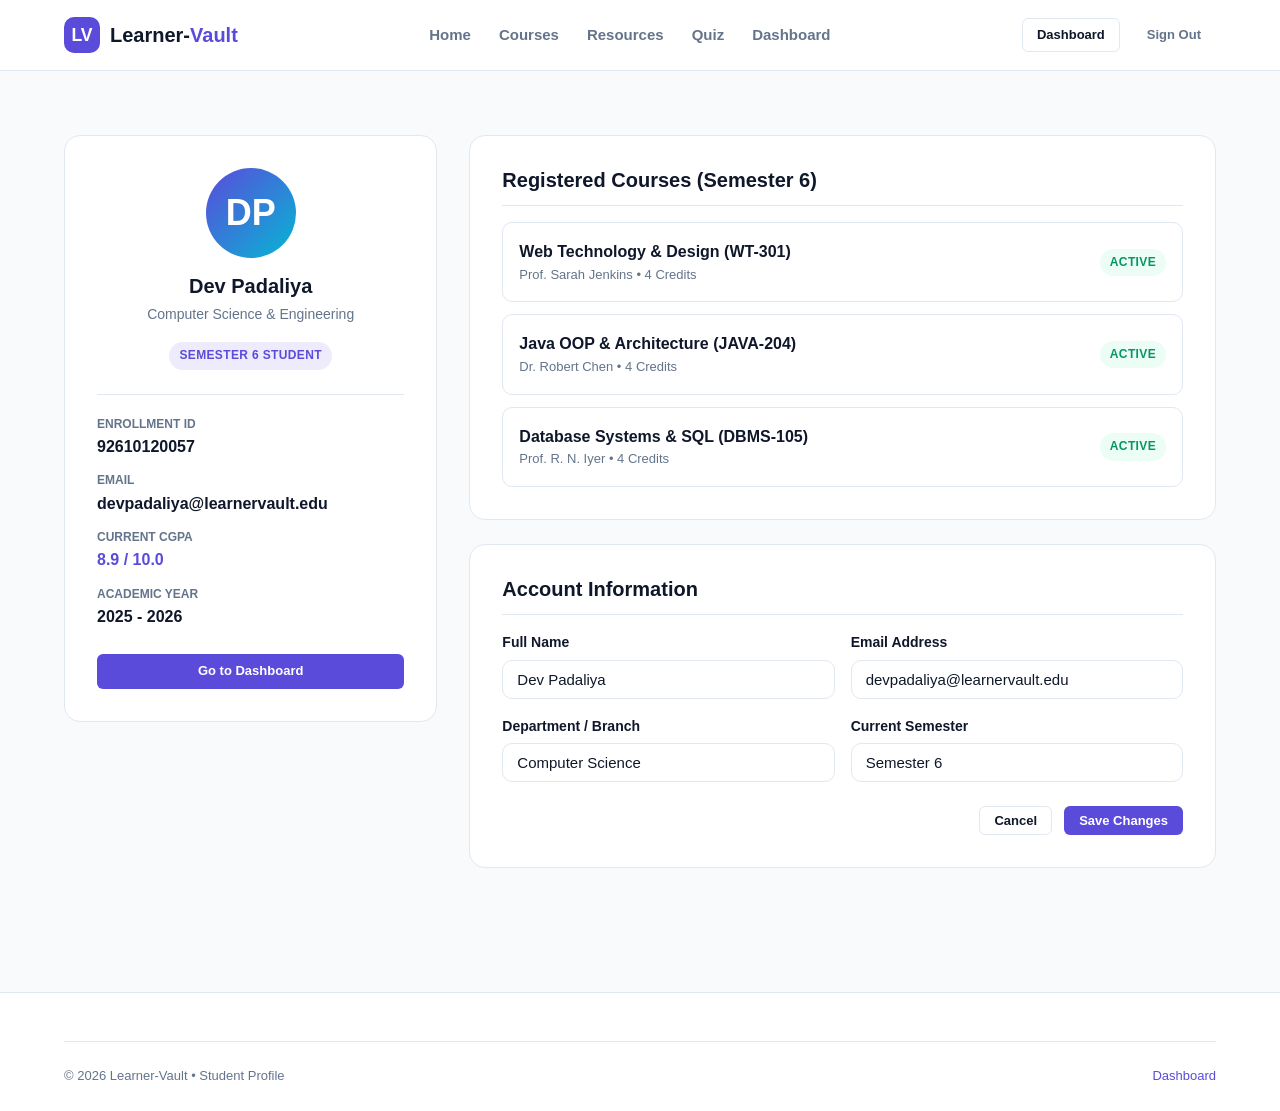
<file: profile.html>
<!DOCTYPE html>
<html lang="en">
<head>
    <meta charset="UTF-8">
    <meta name="viewport" content="width=device-width, initial-scale=1.0">
    <title>Student Profile | Learner-Vault</title>
    <link rel="stylesheet" href="css/style.css">
</head>
<body>

    <!-- Navigation Bar -->
    <header class="navbar">
        <div class="container nav-container">
            <a href="index.html" class="brand-logo">
                <div class="brand-icon">LV</div>
                <div>Learner-<span>Vault</span></div>
            </a>
            <nav class="nav-links">
                <a href="index.html">Home</a>
                <a href="courses.html">Courses</a>
                <a href="resources.html">Resources</a>
                <a href="quiz.html">Quiz</a>
                <a href="dashboard.html">Dashboard</a>
            </nav>
            <div class="nav-actions">
                <a href="dashboard.html" class="btn btn-outline btn-sm">Dashboard</a>
                <a href="login.html" class="btn btn-ghost btn-sm">Sign Out</a>
            </div>
        </div>
    </header>

    <!-- Profile Header & Content -->
    <section class="section-padding">
        <div class="container">
            
            <div class="profile-grid">
                
                <!-- Left Column: Student Bio Card -->
                <div>
                    <div class="profile-card">
                        <div class="profile-avatar">DP</div>
                        <h3 style="margin-bottom: 4px;">Dev Padaliya</h3>
                        <p class="text-muted" style="font-size: 0.875rem; margin-bottom: 16px;">Computer Science & Engineering</p>
                        <span class="badge badge-purple">Semester 6 Student</span>

                        <div style="margin-top: 24px; text-align: left; border-top: 1px solid var(--border-color); padding-top: 20px;">
                            <div style="margin-bottom: 12px;">
                                <div class="text-muted" style="font-size: 0.75rem; font-weight: 700; text-transform: uppercase;">Enrollment ID</div>
                                <div style="font-weight: 700;">92610120057</div>
                            </div>
                            <div style="margin-bottom: 12px;">
                                <div class="text-muted" style="font-size: 0.75rem; font-weight: 700; text-transform: uppercase;">Email</div>
                                <div style="font-weight: 600;">devpadaliya@learnervault.edu</div>
                            </div>
                            <div style="margin-bottom: 12px;">
                                <div class="text-muted" style="font-size: 0.75rem; font-weight: 700; text-transform: uppercase;">Current CGPA</div>
                                <div style="font-weight: 700; color: var(--primary);">8.9 / 10.0</div>
                            </div>
                            <div>
                                <div class="text-muted" style="font-size: 0.75rem; font-weight: 700; text-transform: uppercase;">Academic Year</div>
                                <div style="font-weight: 600;">2025 - 2026</div>
                            </div>
                        </div>

                        <div style="margin-top: 24px;">
                            <a href="dashboard.html" class="btn btn-primary btn-full btn-sm">Go to Dashboard</a>
                        </div>
                    </div>
                </div>

                <!-- Right Column: Academic Information & Settings -->
                <div style="display: flex; flex-direction: column; gap: 24px;">
                    
                    <!-- Enrolled Courses Summary -->
                    <div class="detail-card">
                        <h3>Registered Courses (Semester 6)</h3>
                        <div style="display: flex; flex-direction: column; gap: 12px; margin-top: 16px;">
                            <div class="dash-course-item" style="margin-bottom: 0;">
                                <div>
                                    <div style="font-weight: 700; color: var(--text-main);">Web Technology & Design (WT-301)</div>
                                    <div style="font-size: 0.8125rem; color: var(--text-muted);">Prof. Sarah Jenkins • 4 Credits</div>
                                </div>
                                <span class="badge badge-green">Active</span>
                            </div>
                            <div class="dash-course-item" style="margin-bottom: 0;">
                                <div>
                                    <div style="font-weight: 700; color: var(--text-main);">Java OOP & Architecture (JAVA-204)</div>
                                    <div style="font-size: 0.8125rem; color: var(--text-muted);">Dr. Robert Chen • 4 Credits</div>
                                </div>
                                <span class="badge badge-green">Active</span>
                            </div>
                            <div class="dash-course-item" style="margin-bottom: 0;">
                                <div>
                                    <div style="font-weight: 700; color: var(--text-main);">Database Systems & SQL (DBMS-105)</div>
                                    <div style="font-size: 0.8125rem; color: var(--text-muted);">Prof. R. N. Iyer • 4 Credits</div>
                                </div>
                                <span class="badge badge-green">Active</span>
                            </div>
                        </div>
                    </div>

                    <!-- Profile Settings Form -->
                    <div class="detail-card">
                        <h3>Account Information</h3>
                        <form style="margin-top: 16px;">
                            <div style="display: grid; grid-template-columns: 1fr 1fr; gap: 16px; margin-bottom: 16px;">
                                <div class="form-group" style="margin-bottom: 0;">
                                    <label class="form-label">Full Name</label>
                                    <input type="text" class="form-control" value="Dev Padaliya">
                                </div>
                                <div class="form-group" style="margin-bottom: 0;">
                                    <label class="form-label">Email Address</label>
                                    <input type="email" class="form-control" value="devpadaliya@learnervault.edu">
                                </div>
                            </div>
                            <div style="display: grid; grid-template-columns: 1fr 1fr; gap: 16px; margin-bottom: 24px;">
                                <div class="form-group" style="margin-bottom: 0;">
                                    <label class="form-label">Department / Branch</label>
                                    <input type="text" class="form-control" value="Computer Science">
                                </div>
                                <div class="form-group" style="margin-bottom: 0;">
                                    <label class="form-label">Current Semester</label>
                                    <input type="text" class="form-control" value="Semester 6">
                                </div>
                            </div>
                            <div style="display: flex; justify-content: flex-end; gap: 12px;">
                                <button type="button" class="btn btn-outline btn-sm">Cancel</button>
                                <button type="submit" class="btn btn-primary btn-sm">Save Changes</button>
                            </div>
                        </form>
                    </div>

                </div>

            </div>

        </div>
    </section>

    <!-- Footer -->
    <footer class="footer">
        <div class="container">
            <div class="footer-bottom">
                <span>&copy; 2026 Learner-Vault • Student Profile</span>
                <a href="dashboard.html">Dashboard</a>
            </div>
        </div>
    </footer>

</body>
</html>
</file>
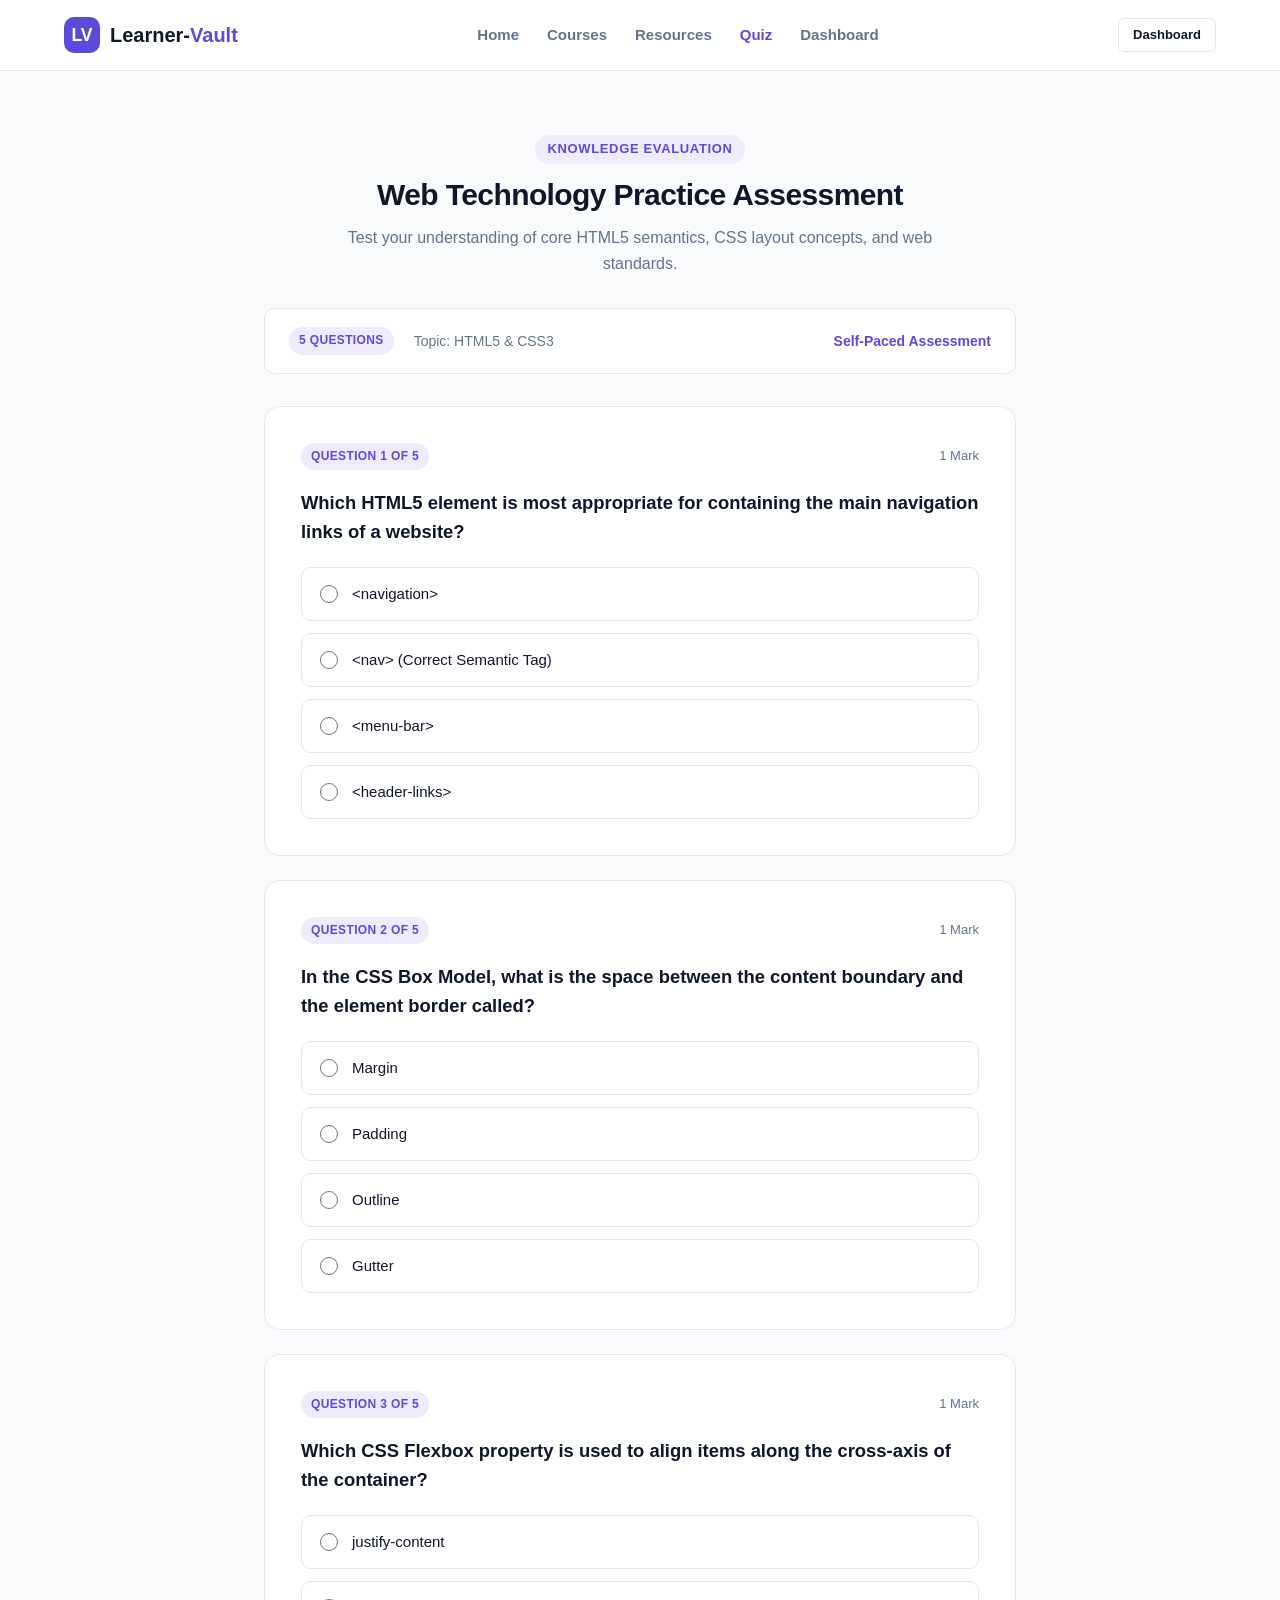
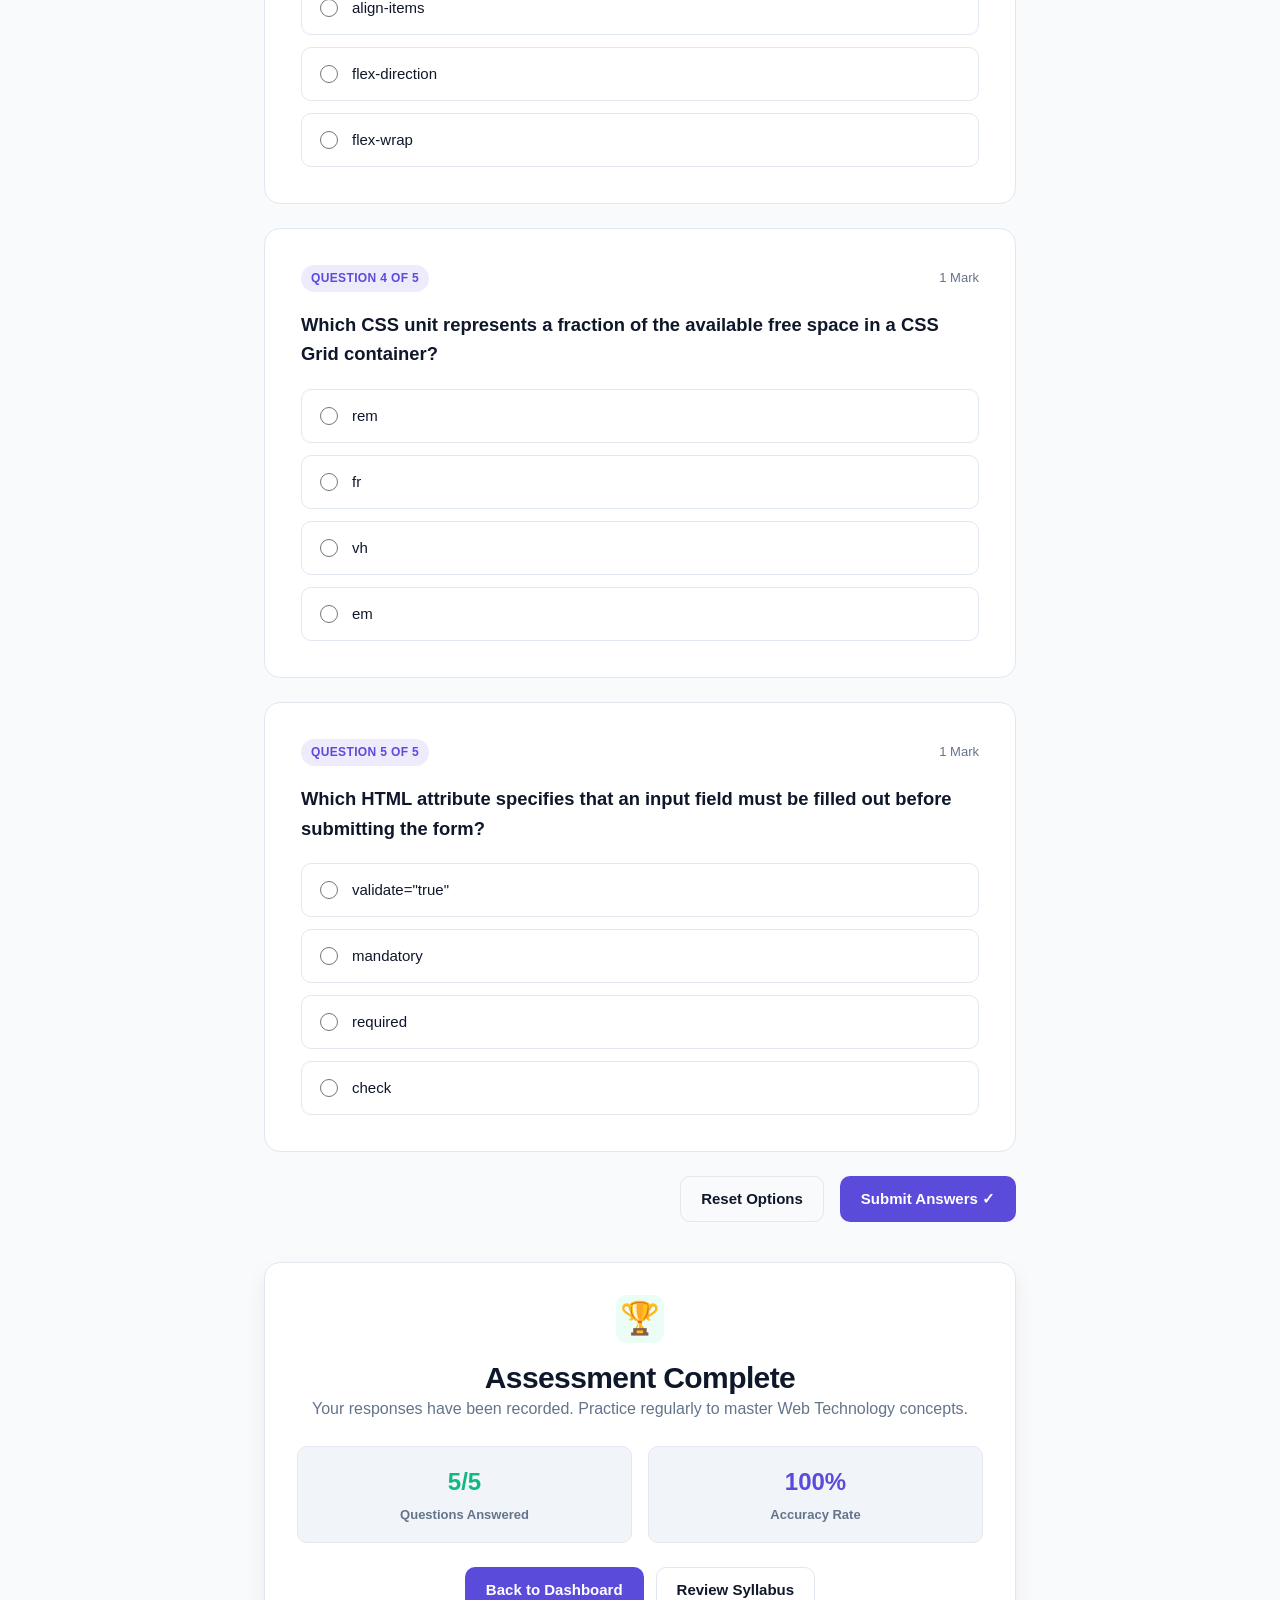
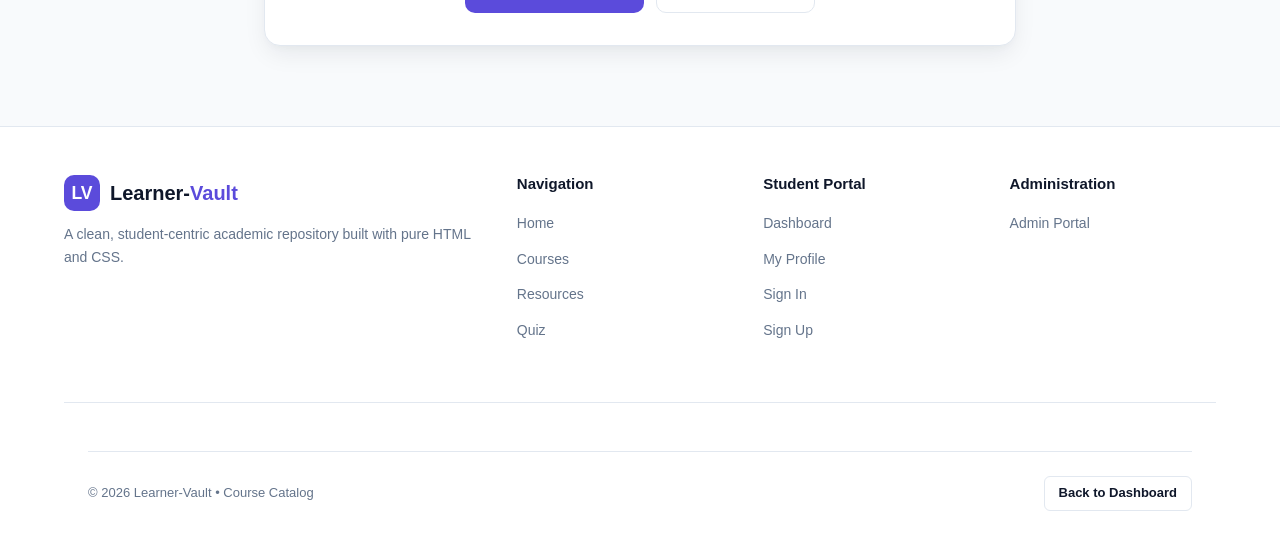
<file: quiz.html>
<!DOCTYPE html>
<html lang="en">

<head>
    <meta charset="UTF-8">
    <meta name="viewport" content="width=device-width, initial-scale=1.0">
    <title>Practice Quiz Assessment | Learner-Vault</title>
    <link rel="stylesheet" href="css/style.css">
</head>

<body>

    <!-- Navigation Bar -->
    <header class="navbar">
        <div class="container nav-container">
            <a href="index.html" class="brand-logo">
                <div class="brand-icon">LV</div>
                <div>Learner-<span>Vault</span></div>
            </a>
            <nav class="nav-links">
                <a href="index.html">Home</a>
                <a href="courses.html">Courses</a>
                <a href="resources.html">Resources</a>
                <a href="quiz.html" class="active">Quiz</a>
                <a href="dashboard.html">Dashboard</a>
            </nav>
            <div class="nav-actions">
                <a href="dashboard.html" class="btn btn-outline btn-sm">Dashboard</a>

            </div>
        </div>
    </header>

    <!-- Quiz Header -->
    <section class="section-padding" style="padding-bottom: 20px;">
        <div class="container container-narrow">
            <div class="section-header" style="margin-bottom: 32px;">
                <span class="tag">Knowledge Evaluation</span>
                <h2>Web Technology Practice Assessment</h2>
                <p>Test your understanding of core HTML5 semantics, CSS layout concepts, and web standards.</p>
            </div>

            <!-- Quiz Status Card -->
            <div class="stat-box"
                style="display: flex; justify-content: space-between; align-items: center; margin-bottom: 32px; background: var(--bg-surface); padding: 18px 24px;">
                <div style="display: flex; gap: 20px; align-items: center;">
                    <span class="badge badge-purple">5 Questions</span>
                    <span style="font-size: 0.875rem; color: var(--text-muted);">Topic: HTML5 & CSS3</span>
                </div>
                <div style="font-size: 0.875rem; font-weight: 700; color: var(--primary);">Self-Paced Assessment</div>
            </div>

            <form action="#result" method="get">
                <!-- Question 1 -->
                <div class="quiz-card">
                    <div class="quiz-question-header">
                        <span class="badge badge-purple">Question 1 of 5</span>
                        <span style="font-size: 0.8125rem; color: var(--text-muted);">1 Mark</span>
                    </div>
                    <div class="quiz-question-title">Which HTML5 element is most appropriate for containing the main
                        navigation links of a website?</div>
                    <div class="quiz-options">
                        <label class="quiz-option">
                            <input type="radio" name="q1" value="a" required>
                            <span>&lt;navigation&gt;</span>
                        </label>
                        <label class="quiz-option">
                            <input type="radio" name="q1" value="b">
                            <span>&lt;nav&gt; (Correct Semantic Tag)</span>
                        </label>
                        <label class="quiz-option">
                            <input type="radio" name="q1" value="c">
                            <span>&lt;menu-bar&gt;</span>
                        </label>
                        <label class="quiz-option">
                            <input type="radio" name="q1" value="d">
                            <span>&lt;header-links&gt;</span>
                        </label>
                    </div>
                </div>

                <!-- Question 2 -->
                <div class="quiz-card">
                    <div class="quiz-question-header">
                        <span class="badge badge-purple">Question 2 of 5</span>
                        <span style="font-size: 0.8125rem; color: var(--text-muted);">1 Mark</span>
                    </div>
                    <div class="quiz-question-title">In the CSS Box Model, what is the space between the content
                        boundary and the element border called?</div>
                    <div class="quiz-options">
                        <label class="quiz-option">
                            <input type="radio" name="q2" value="a" required>
                            <span>Margin</span>
                        </label>
                        <label class="quiz-option">
                            <input type="radio" name="q2" value="b">
                            <span>Padding</span>
                        </label>
                        <label class="quiz-option">
                            <input type="radio" name="q2" value="c">
                            <span>Outline</span>
                        </label>
                        <label class="quiz-option">
                            <input type="radio" name="q2" value="d">
                            <span>Gutter</span>
                        </label>
                    </div>
                </div>

                <!-- Question 3 -->
                <div class="quiz-card">
                    <div class="quiz-question-header">
                        <span class="badge badge-purple">Question 3 of 5</span>
                        <span style="font-size: 0.8125rem; color: var(--text-muted);">1 Mark</span>
                    </div>
                    <div class="quiz-question-title">Which CSS Flexbox property is used to align items along the
                        cross-axis of the container?</div>
                    <div class="quiz-options">
                        <label class="quiz-option">
                            <input type="radio" name="q3" value="a" required>
                            <span>justify-content</span>
                        </label>
                        <label class="quiz-option">
                            <input type="radio" name="q3" value="b">
                            <span>align-items</span>
                        </label>
                        <label class="quiz-option">
                            <input type="radio" name="q3" value="c">
                            <span>flex-direction</span>
                        </label>
                        <label class="quiz-option">
                            <input type="radio" name="q3" value="d">
                            <span>flex-wrap</span>
                        </label>
                    </div>
                </div>

                <!-- Question 4 -->
                <div class="quiz-card">
                    <div class="quiz-question-header">
                        <span class="badge badge-purple">Question 4 of 5</span>
                        <span style="font-size: 0.8125rem; color: var(--text-muted);">1 Mark</span>
                    </div>
                    <div class="quiz-question-title">Which CSS unit represents a fraction of the available free space in
                        a CSS Grid container?</div>
                    <div class="quiz-options">
                        <label class="quiz-option">
                            <input type="radio" name="q4" value="a" required>
                            <span>rem</span>
                        </label>
                        <label class="quiz-option">
                            <input type="radio" name="q4" value="b">
                            <span>fr</span>
                        </label>
                        <label class="quiz-option">
                            <input type="radio" name="q4" value="c">
                            <span>vh</span>
                        </label>
                        <label class="quiz-option">
                            <input type="radio" name="q4" value="d">
                            <span>em</span>
                        </label>
                    </div>
                </div>

                <!-- Question 5 -->
                <div class="quiz-card">
                    <div class="quiz-question-header">
                        <span class="badge badge-purple">Question 5 of 5</span>
                        <span style="font-size: 0.8125rem; color: var(--text-muted);">1 Mark</span>
                    </div>
                    <div class="quiz-question-title">Which HTML attribute specifies that an input field must be filled
                        out before submitting the form?</div>
                    <div class="quiz-options">
                        <label class="quiz-option">
                            <input type="radio" name="q5" value="a" required>
                            <span>validate="true"</span>
                        </label>
                        <label class="quiz-option">
                            <input type="radio" name="q5" value="b">
                            <span>mandatory</span>
                        </label>
                        <label class="quiz-option">
                            <input type="radio" name="q5" value="c">
                            <span>required</span>
                        </label>
                        <label class="quiz-option">
                            <input type="radio" name="q5" value="d">
                            <span>check</span>
                        </label>
                    </div>
                </div>

                <!-- Action Button -->
                <div style="display: flex; gap: 16px; justify-content: flex-end; margin-bottom: 40px;">
                    <a href="quiz.html" class="btn btn-outline">Reset Options</a>
                    <button type="submit" class="btn btn-primary">Submit Answers ✓</button>
                </div>
            </form>

            <!-- Quiz Result Preview Box -->
            <div id="result" class="hero-card text-center" style="margin-top: 24px;">
                <div class="feature-icon"
                    style="margin: 0 auto 16px; background: var(--success-light); color: var(--success); font-size: 2rem;">
                    🏆</div>
                <h2>Assessment Complete</h2>
                <p style="margin-bottom: 24px;">Your responses have been recorded. Practice regularly to master Web
                    Technology concepts.</p>
                <div class="hero-stats-row">
                    <div class="stat-box">
                        <div class="num" style="color: var(--success);">5/5</div>
                        <div class="lbl">Questions Answered</div>
                    </div>
                    <div class="stat-box">
                        <div class="num" style="color: var(--primary);">100%</div>
                        <div class="lbl">Accuracy Rate</div>
                    </div>
                </div>
                <div style="display: flex; gap: 12px; justify-content: center;">
                    <a href="dashboard.html" class="btn btn-primary">Back to Dashboard</a>
                    <a href="courses.html" class="btn btn-outline">Review Syllabus</a>
                </div>
            </div>

        </div>
    </section>

    <!-- Footer -->
    <footer class="footer">
        <div class="container">
            <div class="footer-grid">
                <div class="footer-col">
                    <div class="brand-logo" style="margin-bottom: 12px;">
                        <div class="brand-icon">LV</div>
                        <div>Learner-<span>Vault</span></div>
                    </div>
                    <p style="font-size: 0.875rem;">A clean, student-centric academic repository built with pure HTML
                        and CSS.</p>
                </div>
                <div class="footer-col">
                    <h4>Navigation</h4>
                    <ul>
                        <li><a href="index.html">Home</a></li>
                        <li><a href="courses.html">Courses</a></li>
                        <li><a href="resources.html">Resources</a></li>
                        <li><a href="quiz.html">Quiz</a></li>
                    </ul>
                </div>
                <div class="footer-col">
                    <h4>Student Portal</h4>
                    <ul>
                        <li><a href="dashboard.html">Dashboard</a></li>
                        <li><a href="profile.html">My Profile</a></li>
                        <li><a href="login.html">Sign In</a></li>
                        <li><a href="register.html">Sign Up</a></li>
                    </ul>
                </div>
                <div class="footer-col">
                    <h4>Administration</h4>
                    <ul>
                        <li><a href="admin-dashboard.html">Admin Portal</a></li>
                    </ul>
                </div>
            </div>

            <footer class="footer">
                <div class="container">
                    <div class="footer-bottom">
                        <span>&copy; 2026 Learner-Vault • Course Catalog</span>
                        <a href="dashboard.html" class="btn btn-outline btn-sm">Back to Dashboard</a>
                    </div>
                </div>
            </footer>


</body>

</html>
</file>
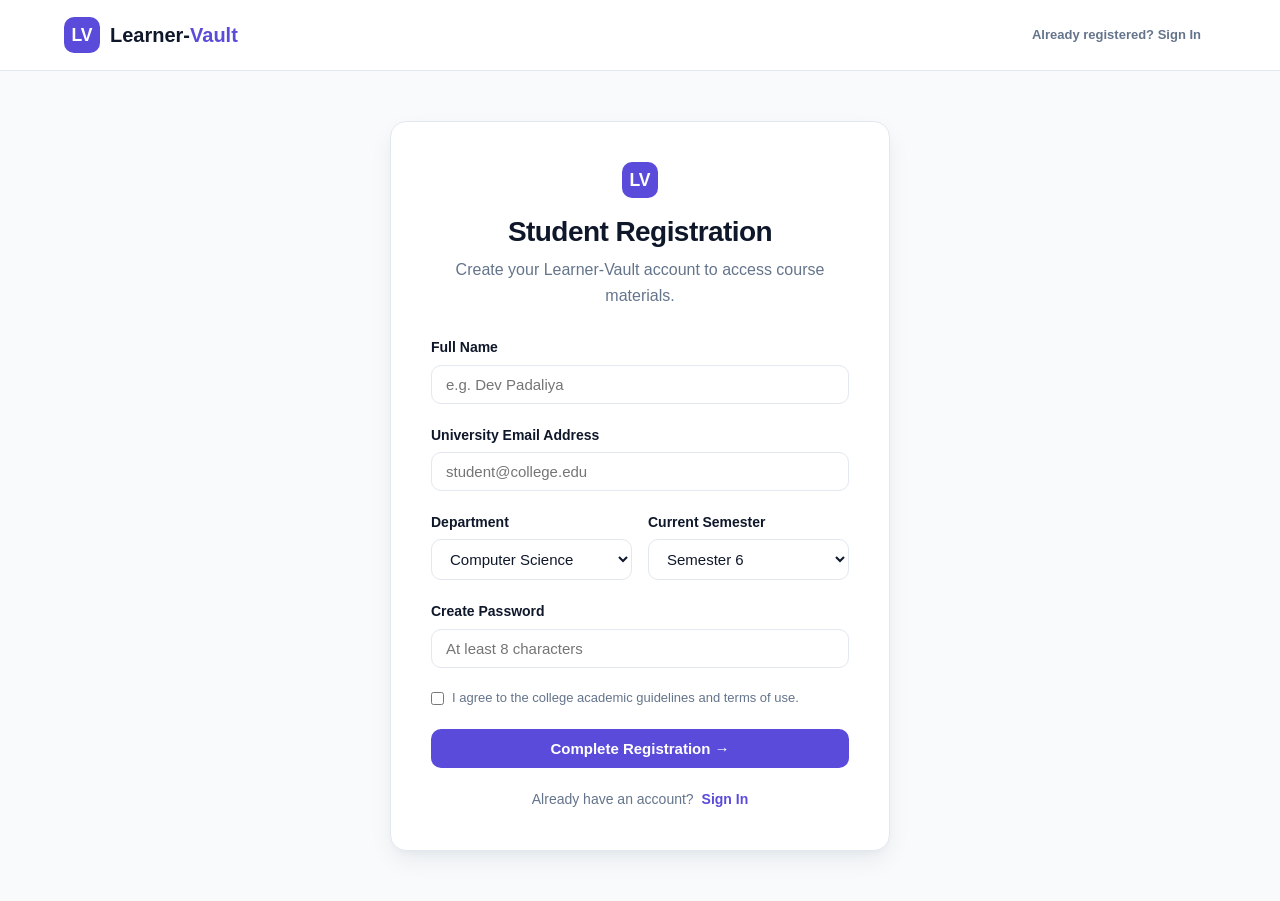
<file: register.html>
<!DOCTYPE html>
<html lang="en">
<head>
    <meta charset="UTF-8">
    <meta name="viewport" content="width=device-width, initial-scale=1.0">
    <title>Create Student Account | Learner-Vault</title>
    <link rel="stylesheet" href="css/style.css">
</head>
<body style="background: var(--bg-body);">

    <!-- Navigation Bar -->
    <header class="navbar">
        <div class="container nav-container">
            <a href="index.html" class="brand-logo">
                <div class="brand-icon">LV</div>
                <div>Learner-<span>Vault</span></div>
            </a>
            <div class="nav-actions">
                <a href="login.html" class="btn btn-ghost btn-sm">Already registered? Sign In</a>
            </div>
        </div>
    </header>

    <!-- Registration Container -->
    <div class="auth-wrapper">
        <div class="auth-card" style="max-width: 500px;">
            <div class="auth-header">
                <div class="brand-icon" style="margin: 0 auto 16px;">LV</div>
                <h2>Student Registration</h2>
                <p>Create your Learner-Vault account to access course materials.</p>
            </div>

            <form action="dashboard.html" method="get">
                <div class="form-group">
                    <label class="form-label">Full Name</label>
                    <input type="text" class="form-control" placeholder="e.g. Dev Padaliya" required>
                </div>

                <div class="form-group">
                    <label class="form-label">University Email Address</label>
                    <input type="email" class="form-control" placeholder="student@college.edu" required>
                </div>

                <div style="display: grid; grid-template-columns: 1fr 1fr; gap: 16px; margin-bottom: 20px;">
                    <div class="form-group" style="margin-bottom: 0;">
                        <label class="form-label">Department</label>
                        <select class="form-control">
                            <option>Computer Science</option>
                            <option>Information Tech</option>
                            <option>Electronics</option>
                            <option>Mechanical</option>
                        </select>
                    </div>

                    <div class="form-group" style="margin-bottom: 0;">
                        <label class="form-label">Current Semester</label>
                        <select class="form-control">
                            <option>Semester 1</option>
                            <option>Semester 2</option>
                            <option>Semester 3</option>
                            <option>Semester 4</option>
                            <option>Semester 5</option>
                            <option selected>Semester 6</option>
                        </select>
                    </div>
                </div>

                <div class="form-group">
                    <label class="form-label">Create Password</label>
                    <input type="password" class="form-control" placeholder="At least 8 characters" required>
                </div>

                <div class="form-group">
                    <label style="display: flex; align-items: flex-start; gap: 8px; font-size: 0.8125rem; color: var(--text-muted); cursor: pointer;">
                        <input type="checkbox" required style="margin-top: 4px;">
                        <span>I agree to the college academic guidelines and terms of use.</span>
                    </label>
                </div>

                <button type="submit" class="btn btn-primary btn-full" style="margin-bottom: 20px;">Complete Registration →</button>

                <div class="text-center" style="font-size: 0.875rem;">
                    <span class="text-muted">Already have an account?</span>
                    <a href="login.html" style="font-weight: 700; margin-left: 4px;">Sign In</a>
                </div>
            </form>
        </div>
    </div>

</body>
</html>
</file>
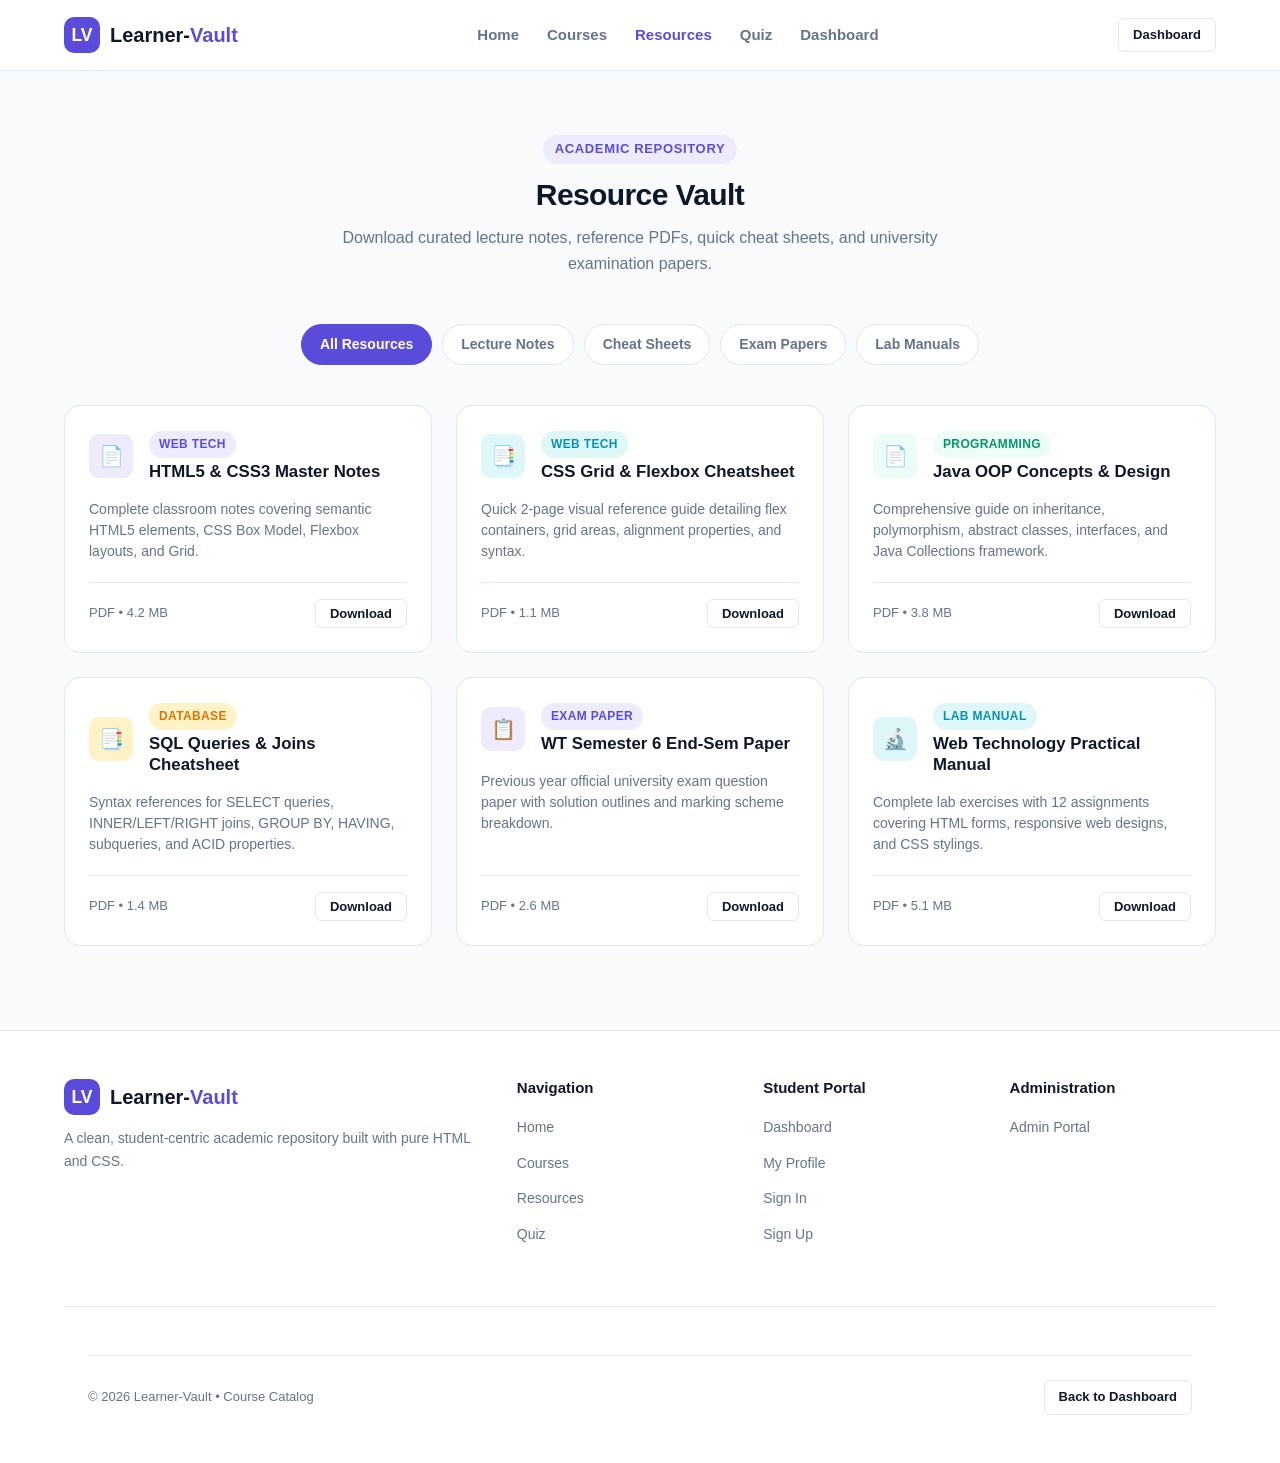
<file: resources.html>
<!DOCTYPE html>
<html lang="en">

<head>
    <meta charset="UTF-8">
    <meta name="viewport" content="width=device-width, initial-scale=1.0">
    <title>Resource Vault | Learner-Vault</title>
    <link rel="stylesheet" href="css/style.css">
</head>

<body>

    <!-- Navigation Bar -->
    <header class="navbar">
        <div class="container nav-container">
            <a href="index.html" class="brand-logo">
                <div class="brand-icon">LV</div>
                <div>Learner-<span>Vault</span></div>
            </a>
            <nav class="nav-links">
                <a href="index.html">Home</a>
                <a href="courses.html">Courses</a>
                <a href="resources.html" class="active">Resources</a>
                <a href="quiz.html">Quiz</a>
                <a href="dashboard.html">Dashboard</a>
            </nav>
            <div class="nav-actions">
                <a href="dashboard.html" class="btn btn-outline btn-sm">Dashboard</a>
            </div>
        </div>
    </header>

    <!-- Header Section -->
    <section class="section-padding" style="padding-bottom: 24px;">
        <div class="container">
            <div class="section-header">
                <span class="tag">Academic Repository</span>
                <h2>Resource Vault</h2>
                <p>Download curated lecture notes, reference PDFs, quick cheat sheets, and university examination
                    papers.</p>
            </div>

            <!-- Resource Type Filters -->
            <div class="filter-bar">
                <a href="resources.html" class="filter-btn active">All Resources</a>
                <a href="#notes" class="filter-btn">Lecture Notes</a>
                <a href="#cheatsheets" class="filter-btn">Cheat Sheets</a>
                <a href="#papers" class="filter-btn">Exam Papers</a>
                <a href="#manuals" class="filter-btn">Lab Manuals</a>
            </div>

            <!-- Resources Grid -->
            <div class="resource-grid">

                <!-- Resource 1 -->
                <div class="resource-card" id="notes">
                    <div>
                        <div class="resource-top">
                            <div class="resource-icon">📄</div>
                            <div>
                                <span class="badge badge-purple">Web Tech</span>
                                <h4 style="margin-top: 4px; font-size: 1.05rem;">HTML5 & CSS3 Master Notes</h4>
                            </div>
                        </div>
                        <p class="course-desc">Complete classroom notes covering semantic HTML5 elements, CSS Box Model,
                            Flexbox layouts, and Grid.</p>
                    </div>
                    <div class="resource-footer">
                        <span>PDF • 4.2 MB</span>
                        <button type="button" class="btn btn-outline btn-sm download-btn"
                            onclick="openDownloadPopup('HTML5 & CSS3 Master Notes')">Download </button>
                    </div>
                </div>

                <!-- Resource 2 -->
                <div class="resource-card" id="cheatsheets">
                    <div>
                        <div class="resource-top">
                            <div class="resource-icon" style="background: var(--accent-light); color: var(--accent);">📑
                            </div>
                            <div>
                                <span class="badge badge-cyan">Web Tech</span>
                                <h4 style="margin-top: 4px; font-size: 1.05rem;">CSS Grid & Flexbox Cheatsheet</h4>
                            </div>
                        </div>
                        <p class="course-desc">Quick 2-page visual reference guide detailing flex containers, grid
                            areas, alignment properties, and syntax.</p>
                    </div>
                    <div class="resource-footer">
                        <span>PDF • 1.1 MB</span>
                        <button type="button" class="btn btn-outline btn-sm download-btn"
                            onclick="openDownloadPopup('CSS Grid & Flexbox Cheatsheet')">Download </button>
                    </div>
                </div>

                <!-- Resource 3 -->
                <div class="resource-card">
                    <div>
                        <div class="resource-top">
                            <div class="resource-icon" style="background: var(--success-light); color: var(--success);">
                                📄</div>
                            <div>
                                <span class="badge badge-green">Programming</span>
                                <h4 style="margin-top: 4px; font-size: 1.05rem;">Java OOP Concepts & Design</h4>
                            </div>
                        </div>
                        <p class="course-desc">Comprehensive guide on inheritance, polymorphism, abstract classes,
                            interfaces, and Java Collections framework.</p>
                    </div>
                    <div class="resource-footer">
                        <span>PDF • 3.8 MB</span>
                        <button type="button" class="btn btn-outline btn-sm download-btn"
                            onclick="openDownloadPopup('Java OOP Concepts & Design')">Download </button>
                    </div>
                </div>

                <!-- Resource 4 -->
                <div class="resource-card">
                    <div>
                        <div class="resource-top">
                            <div class="resource-icon" style="background: var(--warning-light); color: var(--warning);">
                                📑</div>
                            <div>
                                <span class="badge badge-yellow">Database</span>
                                <h4 style="margin-top: 4px; font-size: 1.05rem;">SQL Queries & Joins Cheatsheet</h4>
                            </div>
                        </div>
                        <p class="course-desc">Syntax references for SELECT queries, INNER/LEFT/RIGHT joins, GROUP BY,
                            HAVING, subqueries, and ACID properties.</p>
                    </div>
                    <div class="resource-footer">
                        <span>PDF • 1.4 MB</span>
                        <button type="button" class="btn btn-outline btn-sm download-btn"
                            onclick="openDownloadPopup('SQL Queries & Joins Cheatsheet')">Download </button>
                    </div>
                </div>

                <!-- Resource 5 -->
                <div class="resource-card" id="papers">
                    <div>
                        <div class="resource-top">
                            <div class="resource-icon">📋</div>
                            <div>
                                <span class="badge badge-purple">Exam Paper</span>
                                <h4 style="margin-top: 4px; font-size: 1.05rem;">WT Semester 6 End-Sem Paper</h4>
                            </div>
                        </div>
                        <p class="course-desc">Previous year official university exam question paper with solution
                            outlines and marking scheme breakdown.</p>
                    </div>
                    <div class="resource-footer">
                        <span>PDF • 2.6 MB</span>
                        <button type="button" class="btn btn-outline btn-sm download-btn"
                            onclick="openDownloadPopup('WT Semester 6 End-Sem Paper')">Download </button>
                    </div>
                </div>

                <!-- Resource 6 -->
                <div class="resource-card" id="manuals">
                    <div>
                        <div class="resource-top">
                            <div class="resource-icon" style="background: var(--accent-light); color: var(--accent);">🔬
                            </div>
                            <div>
                                <span class="badge badge-cyan">Lab Manual</span>
                                <h4 style="margin-top: 4px; font-size: 1.05rem;">Web Technology Practical Manual</h4>
                            </div>
                        </div>
                        <p class="course-desc">Complete lab exercises with 12 assignments covering HTML forms,
                            responsive web designs, and CSS stylings.</p>
                    </div>
                    <div class="resource-footer">
                        <span>PDF • 5.1 MB</span>
                        <button type="button" class="btn btn-outline btn-sm download-btn"
                            onclick="openDownloadPopup('Web Technology Practical Manual')">Download </button>
                    </div>
                </div>

            </div>
        </div>
    </section>

    <!-- Footer -->
    <footer class="footer">
        <div class="container">
            <div class="footer-grid">
                <div class="footer-col">
                    <div class="brand-logo" style="margin-bottom: 12px;">
                        <div class="brand-icon">LV</div>
                        <div>Learner-<span>Vault</span></div>
                    </div>
                    <p style="font-size: 0.875rem;">A clean, student-centric academic repository built with pure HTML
                        and CSS.</p>
                </div>
                <div class="footer-col">
                    <h4>Navigation</h4>
                    <ul>
                        <li><a href="index.html">Home</a></li>
                        <li><a href="courses.html">Courses</a></li>
                        <li><a href="resources.html">Resources</a></li>
                        <li><a href="quiz.html">Quiz</a></li>
                    </ul>
                </div>
                <div class="footer-col">
                    <h4>Student Portal</h4>
                    <ul>
                        <li><a href="dashboard.html">Dashboard</a></li>
                        <li><a href="profile.html">My Profile</a></li>
                        <li><a href="login.html">Sign In</a></li>
                        <li><a href="register.html">Sign Up</a></li>
                    </ul>
                </div>
                <div class="footer-col">
                    <h4>Administration</h4>
                    <ul>
                        <li><a href="admin-dashboard.html">Admin Portal</a></li>
                    </ul>
                </div>
            </div>

            <footer class="footer">
                <div class="container">
                    <div class="footer-bottom">
                        <span>&copy; 2026 Learner-Vault • Course Catalog</span>
                        <a href="dashboard.html" class="btn btn-outline btn-sm">Back to Dashboard</a>
                    </div>
                </div>
            </footer>


            <!-- Download Popup (display only - no file is downloaded) -->
            <div id="downloadModal" class="download-modal" aria-hidden="true">
                <div class="download-modal-overlay" onclick="closeDownloadPopup()"></div>
                <div class="download-modal-box" role="dialog" aria-modal="true" aria-labelledby="downloadModalTitle">
                    <button type="button" class="download-modal-close" onclick="closeDownloadPopup()"
                        aria-label="Close">&times;</button>
                    <div class="download-modal-icon"></div>
                    <span class="badge badge-purple">Resource</span>
                    <h3 id="downloadModalTitle">Download Resource</h3>
                    <p>
                        <strong id="downloadResourceName"></strong>
                    </p>
                    <p class="download-modal-message">
                        This is a download preview popup. No file will be downloaded.
                    </p>
                    <div class="download-modal-actions">
                        <button type="button" class="btn btn-outline btn-sm"
                            onclick="closeDownloadPopup()">Cancel</button>
                        <button type="button" class="btn btn-primary btn-sm"
                            onclick="closeDownloadPopup()">Download</button>
                    </div>
                </div>
            </div>

            <style>
                .download-modal {
                    display: none;
                    position: fixed;
                    inset: 0;
                    z-index: 9999;
                }

                .download-modal.show {
                    display: flex;
                    align-items: center;
                    justify-content: center;
                }

                .download-modal-overlay {
                    position: absolute;
                    inset: 0;
                    background: rgba(0, 0, 0, 0.45);
                }

                .download-modal-box {
                    position: relative;
                    width: min(92%, 440px);
                    padding: 30px;
                    background: #ffffff;
                    border-radius: 16px;
                    box-shadow: 0 20px 50px rgba(0, 0, 0, 0.20);
                    text-align: center;
                }

                .download-modal-close {
                    position: absolute;
                    top: 10px;
                    right: 14px;
                    border: 0;
                    background: transparent;
                    font-size: 28px;
                    cursor: pointer;
                    line-height: 1;
                }

                .download-modal-icon {
                    width: 54px;
                    height: 54px;
                    margin: 0 auto 14px;
                    border-radius: 50%;
                    display: flex;
                    align-items: center;
                    justify-content: center;
                    background: var(--accent-light, #eef2ff);
                    color: var(--accent, #4f46e5);
                    font-size: 28px;
                    font-weight: 700;
                }

                .download-modal-box h3 {
                    margin: 14px 0 8px;
                }

                .download-modal-box p {
                    margin: 8px 0;
                }

                .download-modal-message {
                    font-size: 0.9rem;
                    opacity: 0.75;
                }

                .download-modal-actions {
                    display: flex;
                    justify-content: center;
                    gap: 10px;
                    margin-top: 22px;
                }
            </style>

            <script>
                function openDownloadPopup(resourceName) {
                    const modal = document.getElementById('downloadModal');
                    const name = document.getElementById('downloadResourceName');

                    name.textContent = resourceName;
                    modal.classList.add('show');
                    modal.setAttribute('aria-hidden', 'false');
                    document.body.style.overflow = 'hidden';
                }

                function closeDownloadPopup() {
                    const modal = document.getElementById('downloadModal');

                    modal.classList.remove('show');
                    modal.setAttribute('aria-hidden', 'true');
                    document.body.style.overflow = '';
                }

                document.addEventListener('keydown', function (event) {
                    if (event.key === 'Escape') {
                        closeDownloadPopup();
                    }
                });
            </script>

</body>

</html>
</file>
<file: css/style.css>
:root {
    --primary: #5B4BDB;
    --primary-hover: #4738C6;
    --primary-light: #EEECFC;
    --accent: #06B6D4;
    --accent-light: #E0F7FA;
    --success: #10B981;
    --success-light: #ECFDF5;
    --warning: #F59E0B;
    --warning-light: #FEF3C7;
    --danger: #EF4444;

    --bg-body: #F8FAFC;
    --bg-surface: #FFFFFF;
    --bg-surface-alt: #F1F5F9;
    --border-color: #E2E8F0;
    --border-light: #F1F5F9;

    --text-main: #0F172A;
    --text-muted: #64748B;
    --text-light: #94A3B8;

    --font-family: -apple-system, BlinkMacSystemFont, "Segoe UI", Roboto, "Helvetica Neue", Arial, sans-serif;
    
    --radius-sm: 6px;
    --radius-md: 10px;
    --radius-lg: 16px;
    --radius-full: 9999px;

    --shadow-sm: 0 1px 3px rgba(15, 23, 42, 0.06), 0 1px 2px rgba(15, 23, 42, 0.04);
    --shadow-md: 0 4px 6px -1px rgba(15, 23, 42, 0.08), 0 2px 4px -2px rgba(15, 23, 42, 0.05);
    --shadow-lg: 0 10px 25px -3px rgba(15, 23, 42, 0.08), 0 4px 10px -4px rgba(15, 23, 42, 0.04);

    --transition: all 0.2s ease-in-out;
}

*, *::before, *::after {
    box-sizing: border-box;
    margin: 0;
    padding: 0;
}

html {
    scroll-behavior: smooth;
    font-size: 16px;
}

body {
    font-family: var(--font-family);
    background-color: var(--bg-body);
    color: var(--text-main);
    line-height: 1.6;
    -webkit-font-smoothing: antialiased;
}

a {
    color: var(--primary);
    text-decoration: none;
    transition: var(--transition);
}

a:hover {
    color: var(--primary-hover);
}

img {
    max-width: 100%;
    height: auto;
    display: block;
}

ul, ol {
    list-style: none;
}

h1, h2, h3, h4, h5, h6 {
    color: var(--text-main);
    font-weight: 700;
    line-height: 1.25;
}

h1 { font-size: 2.5rem; letter-spacing: -0.025em; }
h2 { font-size: 1.875rem; letter-spacing: -0.02em; }
h3 { font-size: 1.25rem; }
h4 { font-size: 1.125rem; }

p {
    color: var(--text-muted);
}

.text-center { text-align: center; }
.text-muted { color: var(--text-muted); }
.text-primary { color: var(--primary); }

.container {
    width: 100%;
    max-width: 1200px;
    margin: 0 auto;
    padding: 0 24px;
}

.container-narrow {
    max-width: 800px;
}

.section-padding {
    padding: 64px 0;
}

.section-header {
    text-align: center;
    max-width: 600px;
    margin: 0 auto 48px;
}

.section-header .tag {
    display: inline-block;
    background: var(--primary-light);
    color: var(--primary);
    padding: 4px 12px;
    border-radius: var(--radius-full);
    font-size: 0.8125rem;
    font-weight: 700;
    text-transform: uppercase;
    letter-spacing: 0.05em;
    margin-bottom: 12px;
}

.section-header h2 {
    margin-bottom: 12px;
}

/* --- Buttons --- */
.btn {
    display: inline-flex;
    align-items: center;
    justify-content: center;
    gap: 8px;
    font-size: 0.9375rem;
    font-weight: 600;
    padding: 10px 20px;
    border-radius: var(--radius-md);
    border: 1px solid transparent;
    cursor: pointer;
    text-align: center;
    transition: var(--transition);
    text-decoration: none;
}

.btn-primary {
    background-color: var(--primary);
    color: #FFFFFF;
}

.btn-primary:hover {
    background-color: var(--primary-hover);
    color: #FFFFFF;
    box-shadow: 0 4px 12px rgba(91, 75, 219, 0.35);
    transform: translateY(-1px);
}

.btn-outline {
    background-color: transparent;
    color: var(--text-main);
    border-color: var(--border-color);
}

.btn-outline:hover {
    background-color: var(--bg-surface-alt);
    border-color: var(--text-muted);
}

.btn-ghost {
    background-color: transparent;
    color: var(--text-muted);
}

.btn-ghost:hover {
    color: var(--primary);
    background-color: var(--primary-light);
}

.btn-sm {
    padding: 6px 14px;
    font-size: 0.8125rem;
    border-radius: var(--radius-sm);
}

.btn-full {
    width: 100%;
}

/* --- Badges --- */
.badge {
    display: inline-block;
    padding: 4px 10px;
    font-size: 0.75rem;
    font-weight: 700;
    border-radius: var(--radius-full);
    text-transform: uppercase;
    letter-spacing: 0.03em;
}

.badge-purple { background: var(--primary-light); color: var(--primary); }
.badge-cyan { background: var(--accent-light); color: #0891B2; }
.badge-green { background: var(--success-light); color: #059669; }
.badge-yellow { background: var(--warning-light); color: #D97706; }
.badge-gray { background: var(--bg-surface-alt); color: var(--text-muted); }

/* --- Navigation Bar --- */
.navbar {
    background-color: var(--bg-surface);
    border-bottom: 1px solid var(--border-color);
    position: sticky;
    top: 0;
    z-index: 1000;
}

.nav-container {
    display: flex;
    align-items: center;
    justify-content: space-between;
    height: 70px;
}

.brand-logo {
    display: flex;
    align-items: center;
    gap: 10px;
    font-size: 1.25rem;
    font-weight: 800;
    color: var(--text-main);
}

.brand-icon {
    width: 36px;
    height: 36px;
    background: var(--primary);
    color: #FFFFFF;
    border-radius: var(--radius-md);
    display: flex;
    align-items: center;
    justify-content: center;
    font-weight: 900;
    font-size: 1.1rem;
}

.brand-logo span {
    color: var(--primary);
}

.nav-links {
    display: flex;
    align-items: center;
    gap: 28px;
}

.nav-links a {
    font-size: 0.9375rem;
    font-weight: 600;
    color: var(--text-muted);
}

.nav-links a:hover,
.nav-links a.active {
    color: var(--primary);
}

.nav-actions {
    display: flex;
    align-items: center;
    gap: 12px;
}

/* --- Hero Section --- */
.hero {
    padding: 80px 0 60px;
    background: radial-gradient(circle at 10% 20%, rgba(91, 75, 219, 0.05) 0%, transparent 40%),
                radial-gradient(circle at 90% 80%, rgba(6, 182, 212, 0.05) 0%, transparent 40%);
}

.hero-grid {
    display: grid;
    grid-template-columns: 1.1fr 0.9fr;
    gap: 48px;
    align-items: center;
}

.hero-content h1 {
    margin-bottom: 16px;
    font-size: 2.75rem;
}

.hero-content p {
    font-size: 1.125rem;
    margin-bottom: 32px;
    line-height: 1.6;
}

.hero-buttons {
    display: flex;
    gap: 16px;
    align-items: center;
    flex-wrap: wrap;
}

.hero-card {
    background: var(--bg-surface);
    border: 1px solid var(--border-color);
    border-radius: var(--radius-lg);
    padding: 32px;
    box-shadow: var(--shadow-lg);
}

.hero-card-header {
    display: flex;
    justify-content: space-between;
    align-items: center;
    margin-bottom: 24px;
    padding-bottom: 16px;
    border-bottom: 1px solid var(--border-color);
}

.hero-stats-row {
    display: grid;
    grid-template-columns: repeat(2, 1fr);
    gap: 16px;
    margin-bottom: 24px;
}

.stat-box {
    background: var(--bg-surface-alt);
    padding: 16px;
    border-radius: var(--radius-md);
    border: 1px solid var(--border-color);
}

.stat-box .num {
    font-size: 1.5rem;
    font-weight: 800;
    color: var(--text-main);
}

.stat-box .lbl {
    font-size: 0.8125rem;
    font-weight: 600;
    color: var(--text-muted);
    margin-top: 4px;
}

/* --- Features Grid --- */
.features-grid {
    display: grid;
    grid-template-columns: repeat(3, 1fr);
    gap: 24px;
}

.feature-card {
    background: var(--bg-surface);
    border: 1px solid var(--border-color);
    border-radius: var(--radius-lg);
    padding: 32px 24px;
    transition: var(--transition);
}

.feature-card:hover {
    transform: translateY(-4px);
    box-shadow: var(--shadow-md);
    border-color: rgba(91, 75, 219, 0.3);
}

.feature-icon {
    width: 48px;
    height: 48px;
    border-radius: var(--radius-md);
    background: var(--primary-light);
    color: var(--primary);
    display: flex;
    align-items: center;
    justify-content: center;
    font-size: 1.5rem;
    margin-bottom: 20px;
}

.feature-card h3 {
    margin-bottom: 10px;
    font-size: 1.15rem;
}

/* --- Course Catalog Grid --- */
.filter-bar {
    display: flex;
    gap: 10px;
    flex-wrap: wrap;
    justify-content: center;
    margin-bottom: 40px;
}

.filter-btn {
    padding: 8px 18px;
    font-size: 0.875rem;
    font-weight: 600;
    border-radius: var(--radius-full);
    border: 1px solid var(--border-color);
    background: var(--bg-surface);
    color: var(--text-muted);
    cursor: pointer;
    transition: var(--transition);
    text-decoration: none;
}

.filter-btn:hover,
.filter-btn.active {
    background: var(--primary);
    color: #FFFFFF;
    border-color: var(--primary);
}

.course-grid {
    display: grid;
    grid-template-columns: repeat(3, 1fr);
    gap: 28px;
}

.course-card {
    background: var(--bg-surface);
    border: 1px solid var(--border-color);
    border-radius: var(--radius-lg);
    overflow: hidden;
    display: flex;
    flex-direction: column;
    box-shadow: var(--shadow-sm);
    transition: var(--transition);
}

/* .course-card:hover {
    transform: translateY(-4px);
    box-shadow: var(--shadow-md);
    border-color: rgba(91, 75, 219, 0.3);
} */

.course-card-banner {
    padding: 20px 24px;
    color: #FFFFFF;
    display: flex;
    flex-direction: column;
    justify-content: space-between;
    height: 120px;
}

.banner-purple { background: linear-gradient(135deg, #5B4BDB, #312E81); }
.banner-cyan   { background: linear-gradient(135deg, #0891B2, #0F172A); }
.banner-green  { background: linear-gradient(135deg, #059669, #064E3B); }
.banner-blue   { background: linear-gradient(135deg, #2563EB, #1E3A8A); }
.banner-orange { background: linear-gradient(135deg, #D97706, #78350F); }
.banner-indigo { background: linear-gradient(135deg, #4F46E5, #1E1B4B); }

.course-card-banner .top-row {
    display: flex;
    justify-content: space-between;
    align-items: center;
}

.course-card-banner .course-code {
    font-size: 1.35rem;
    font-weight: 800;
    letter-spacing: -0.02em;
}

.course-card-body {
    padding: 24px;
    flex: 1;
    display: flex;
    flex-direction: column;
    justify-content: space-between;
}

.course-meta {
    display: flex;
    justify-content: space-between;
    font-size: 0.8125rem;
    color: var(--text-muted);
    font-weight: 600;
    margin-bottom: 8px;
}

.course-title {
    font-size: 1.125rem;
    font-weight: 700;
    margin-bottom: 6px;
    color: var(--text-main);
}

.course-instructor {
    font-size: 0.875rem;
    color: var(--primary);
    font-weight: 600;
    margin-bottom: 12px;
}

.course-desc {
    font-size: 0.875rem;
    color: var(--text-muted);
    margin-bottom: 20px;
    line-height: 1.5;
}

.course-progress-wrap {
    margin-bottom: 16px;
}

.course-progress-header {
    display: flex;
    justify-content: space-between;
    font-size: 0.75rem;
    font-weight: 700;
    color: var(--text-muted);
    margin-bottom: 6px;
}

.progress-bar {
    width: 100%;
    height: 6px;
    background: var(--bg-surface-alt);
    border-radius: var(--radius-full);
    overflow: hidden;
}

.progress-fill {
    height: 100%;
    background: var(--primary);
    border-radius: var(--radius-full);
}

/* --- Course Details Page --- */
.course-detail-layout {
    display: grid;
    grid-template-columns: 2fr 1fr;
    gap: 36px;
    align-items: flex-start;
}

.detail-main {
    display: flex;
    flex-direction: column;
    gap: 32px;
}

.detail-card {
    background: var(--bg-surface);
    border: 1px solid var(--border-color);
    border-radius: var(--radius-lg);
    padding: 32px;
}

.detail-card h3 {
    margin-bottom: 16px;
    padding-bottom: 12px;
    border-bottom: 1px solid var(--border-color);
}

.outcomes-list {
    display: grid;
    grid-template-columns: repeat(2, 1fr);
    gap: 14px;
}

.outcome-item {
    display: flex;
    align-items: flex-start;
    gap: 10px;
    font-size: 0.9375rem;
    color: var(--text-main);
}

.outcome-item span {
    color: var(--success);
    font-weight: 800;
}

/* Syllabus Module Accordion (Pure CSS) */
.module-block {
    border: 1px solid var(--border-color);
    border-radius: var(--radius-md);
    margin-bottom: 16px;
    overflow: hidden;
}

.module-header {
    background: var(--bg-surface-alt);
    padding: 16px 20px;
    font-weight: 700;
    color: var(--text-main);
    display: flex;
    justify-content: space-between;
    align-items: center;
}

.module-lessons {
    background: var(--bg-surface);
    padding: 12px 20px;
}

.lesson-item {
    padding: 10px 0;
    border-bottom: 1px solid var(--border-light);
    display: flex;
    justify-content: space-between;
    align-items: center;
    font-size: 0.875rem;
}

.lesson-item:last-child {
    border-bottom: none;
}

/* --- Dashboard Layout --- */
.dashboard-wrapper {
    display: grid;
    grid-template-columns: 240px 1fr;
    min-height: calc(100vh - 70px);
}

.dash-sidebar {
    background: var(--bg-surface);
    border-right: 1px solid var(--border-color);
    padding: 32px 16px;
    display: flex;
    flex-direction: column;
    justify-content: space-between;
}

.sidebar-menu {
    display: flex;
    flex-direction: column;
    gap: 6px;
}

.sidebar-menu a {
    display: flex;
    align-items: center;
    gap: 12px;
    padding: 12px 16px;
    border-radius: var(--radius-md);
    font-size: 0.9375rem;
    font-weight: 600;
    color: var(--text-muted);
}

.sidebar-menu a:hover,
.sidebar-menu a.active {
    background: var(--primary-light);
    color: var(--primary);
}

.dash-content {
    padding: 36px 40px;
    background: var(--bg-body);
}

.metrics-grid {
    display: grid;
    grid-template-columns: repeat(4, 1fr);
    gap: 20px;
    margin-bottom: 32px;
}

.metric-card {
    background: var(--bg-surface);
    border: 1px solid var(--border-color);
    border-radius: var(--radius-lg);
    padding: 22px;
    display: flex;
    align-items: center;
    gap: 16px;
}

.metric-icon {
    width: 48px;
    height: 48px;
    border-radius: var(--radius-md);
    display: flex;
    align-items: center;
    justify-content: center;
    font-size: 1.25rem;
    flex-shrink: 0;
}

.metric-card .value {
    font-size: 1.5rem;
    font-weight: 800;
    color: var(--text-main);
    line-height: 1.1;
}

.metric-card .label {
    font-size: 0.8125rem;
    color: var(--text-muted);
    font-weight: 600;
    margin-top: 4px;
}

.dash-columns {
    display: grid;
    grid-template-columns: 1.8fr 1.2fr;
    gap: 28px;
}

/* Pure CSS Bar Chart */
.chart-container {
    background: var(--bg-surface);
    border: 1px solid var(--border-color);
    border-radius: var(--radius-lg);
    padding: 24px;
    margin-top: 24px;
}

.css-bar-chart {
    display: flex;
    align-items: flex-end;
    justify-content: space-between;
    height: 180px;
    padding-top: 20px;
    border-bottom: 2px solid var(--border-color);
}

.bar-col {
    display: flex;
    flex-direction: column;
    align-items: center;
    gap: 8px;
    flex: 1;
}

.bar-rect {
    width: 32px;
    background: var(--primary);
    border-radius: var(--radius-sm) var(--radius-sm) 0 0;
    transition: var(--transition);
}

.bar-rect:hover {
    background: var(--primary-hover);
}

.bar-label {
    font-size: 0.75rem;
    font-weight: 700;
    color: var(--text-muted);
}

/* Continue Learning Item */
.dash-course-item {
    display: flex;
    align-items: center;
    justify-content: space-between;
    padding: 16px;
    background: var(--bg-surface);
    border: 1px solid var(--border-color);
    border-radius: var(--radius-md);
    margin-bottom: 14px;
    gap: 16px;
}

/* Timeline Activity */
.activity-list {
    display: flex;
    flex-direction: column;
    gap: 16px;
}

.activity-item {
    display: flex;
    gap: 14px;
    align-items: flex-start;
}

.activity-dot {
    width: 10px;
    height: 10px;
    border-radius: 50%;
    background: var(--primary);
    margin-top: 6px;
    flex-shrink: 0;
}

.activity-item .title {
    font-size: 0.875rem;
    font-weight: 600;
    color: var(--text-main);
}

.activity-item .time {
    font-size: 0.75rem;
    color: var(--text-muted);
}

/* --- Resources Vault Page --- */
.resource-grid {
    display: grid;
    grid-template-columns: repeat(3, 1fr);
    gap: 24px;
}

.resource-card {
    background: var(--bg-surface);
    border: 1px solid var(--border-color);
    border-radius: var(--radius-lg);
    padding: 24px;
    display: flex;
    flex-direction: column;
    justify-content: space-between;
    transition: var(--transition);
}

.resource-card:hover {
    transform: translateY(-4px);
    box-shadow: var(--shadow-md);
    border-color: rgba(91, 75, 219, 0.3);
}

.resource-top {
    display: flex;
    align-items: center;
    gap: 16px;
    margin-bottom: 16px;
}

.resource-icon {
    width: 44px;
    height: 44px;
    border-radius: var(--radius-md);
    background: var(--primary-light);
    color: var(--primary);
    display: flex;
    align-items: center;
    justify-content: center;
    font-size: 1.25rem;
    flex-shrink: 0;
}

.resource-footer {
    display: flex;
    align-items: center;
    justify-content: space-between;
    padding-top: 16px;
    border-top: 1px solid var(--border-color);
    font-size: 0.8125rem;
    color: var(--text-muted);
}

/* --- Quiz Assessment UI (Pure CSS) --- */
.quiz-card {
    background: var(--bg-surface);
    border: 1px solid var(--border-color);
    border-radius: var(--radius-lg);
    padding: 36px;
    margin-bottom: 24px;
}

.quiz-question-header {
    display: flex;
    justify-content: space-between;
    align-items: center;
    margin-bottom: 18px;
}

.quiz-question-title {
    font-size: 1.15rem;
    font-weight: 700;
    color: var(--text-main);
    margin-bottom: 20px;
}

.quiz-options {
    display: flex;
    flex-direction: column;
    gap: 12px;
}

.quiz-option {
    display: flex;
    align-items: center;
    gap: 14px;
    padding: 14px 18px;
    border: 1px solid var(--border-color);
    border-radius: var(--radius-md);
    background: var(--bg-surface);
    cursor: pointer;
    font-size: 0.9375rem;
    font-weight: 500;
    transition: var(--transition);
}

.quiz-option:hover {
    border-color: var(--primary);
    background: var(--bg-surface-alt);
}

.quiz-option input[type="radio"] {
    accent-color: var(--primary);
    width: 18px;
    height: 18px;
}

.quiz-option:has(input[type="radio"]:checked) {
    border-color: var(--primary);
    background: var(--primary-light);
    font-weight: 700;
    color: var(--primary);
}

/* --- Profile Page --- */
.profile-grid {
    display: grid;
    grid-template-columns: 1fr 2fr;
    gap: 32px;
}

.profile-card {
    background: var(--bg-surface);
    border: 1px solid var(--border-color);
    border-radius: var(--radius-lg);
    padding: 32px;
    text-align: center;
}

.profile-avatar {
    width: 90px;
    height: 90px;
    border-radius: 50%;
    background: linear-gradient(135deg, var(--primary), var(--accent));
    color: #FFFFFF;
    display: flex;
    align-items: center;
    justify-content: center;
    font-size: 2.25rem;
    font-weight: 800;
    margin: 0 auto 16px;
}

/* --- Auth Pages (Login & Register) --- */
.auth-wrapper {
    min-height: calc(100vh - 70px);
    display: flex;
    align-items: center;
    justify-content: center;
    padding: 40px 20px;
}

.auth-card {
    background: var(--bg-surface);
    border: 1px solid var(--border-color);
    border-radius: var(--radius-lg);
    padding: 40px;
    width: 100%;
    max-width: 440px;
    box-shadow: var(--shadow-lg);
}

.auth-header {
    text-align: center;
    margin-bottom: 28px;
}

.auth-header h2 {
    font-size: 1.75rem;
    margin-bottom: 8px;
}

.form-group {
    margin-bottom: 20px;
}

.form-label {
    display: block;
    font-size: 0.875rem;
    font-weight: 600;
    color: var(--text-main);
    margin-bottom: 6px;
}

.form-control {
    width: 100%;
    padding: 10px 14px;
    font-size: 0.9375rem;
    font-family: inherit;
    border: 1px solid var(--border-color);
    border-radius: var(--radius-md);
    background: var(--bg-surface);
    color: var(--text-main);
    transition: var(--transition);
}

.form-control:focus {
    outline: none;
    border-color: var(--primary);
    box-shadow: 0 0 0 3px rgba(91, 75, 219, 0.15);
}

.form-row {
    display: flex;
    justify-content: space-between;
    align-items: center;
    font-size: 0.8125rem;
    margin-bottom: 24px;
}

/* --- Admin Tables --- */
.table-container {
    background: var(--bg-surface);
    border: 1px solid var(--border-color);
    border-radius: var(--radius-lg);
    overflow: hidden;
    margin-bottom: 32px;
}

.data-table {
    width: 100%;
    border-collapse: collapse;
    text-align: left;
    font-size: 0.875rem;
}

.data-table th {
    background: var(--bg-surface-alt);
    padding: 14px 20px;
    font-weight: 700;
    color: var(--text-main);
    border-bottom: 1px solid var(--border-color);
}

.data-table td {
    padding: 16px 20px;
    border-bottom: 1px solid var(--border-light);
    color: var(--text-main);
}

.data-table tr:last-child td {
    border-bottom: none;
}

.data-table tr:hover {
    background: #FAFAFA;
}

.btn-danger {
    background-color: #FEE2E2;
    color: #DC2626;
    border: 1px solid #FECACA;
}

.btn-danger:hover {
    background-color: #DC2626;
    color: #FFFFFF;
}

.btn-success {
    background-color: #ECFDF5;
    color: #059669;
    border: 1px solid #A7F3D0;
}

.btn-success:hover {
    background-color: #059669;
    color: #FFFFFF;
}

.search-input {
    padding: 8px 14px;
    border: 1px solid var(--border-color);
    border-radius: var(--radius-md);
    font-size: 0.875rem;
    background: var(--bg-surface);
    color: var(--text-main);
    width: 260px;
}

.search-input:focus {
    outline: none;
    border-color: var(--primary);
}

/* --- Footer --- */
.footer {
    background: var(--bg-surface);
    border-top: 1px solid var(--border-color);
    padding: 48px 0 24px;
    margin-top: 60px;
}

.footer-grid {
    display: grid;
    grid-template-columns: 2fr 1fr 1fr 1fr;
    gap: 40px;
    margin-bottom: 40px;
}

.footer-col h4 {
    font-size: 0.9375rem;
    margin-bottom: 16px;
    color: var(--text-main);
}

.footer-col ul {
    display: flex;
    flex-direction: column;
    gap: 10px;
}

.footer-col a {
    color: var(--text-muted);
    font-size: 0.875rem;
}

.footer-col a:hover {
    color: var(--primary);
}

.footer-bottom {
    padding-top: 24px;
    border-top: 1px solid var(--border-color);
    display: flex;
    justify-content: space-between;
    align-items: center;
    font-size: 0.8125rem;
    color: var(--text-muted);
}

/* --- Responsive Media Queries --- */
@media (max-width: 992px) {
    .hero-grid {
        grid-template-columns: 1fr;
    }
    .features-grid,
    .course-grid,
    .resource-grid {
        grid-template-columns: repeat(2, 1fr);
    }
    .dashboard-wrapper {
        grid-template-columns: 1fr;
    }
    .dash-sidebar {
        display: none;
    }
    .metrics-grid {
        grid-template-columns: repeat(2, 1fr);
    }
    .dash-columns {
        grid-template-columns: 1fr;
    }
    .profile-grid,
    .course-detail-layout {
        grid-template-columns: 1fr;
    }
    .footer-grid {
        grid-template-columns: repeat(2, 1fr);
    }
}

@media (max-width: 640px) {
    .nav-links {
        display: none;
    }
    .features-grid,
    .course-grid,
    .resource-grid,
    .metrics-grid {
        grid-template-columns: 1fr;
    }
    .footer-grid {
        grid-template-columns: 1fr;
    }
    .hero-content h1 {
        font-size: 2.1rem;
    }
    .dash-content {
        padding: 24px 16px;
    }
}
</file>
